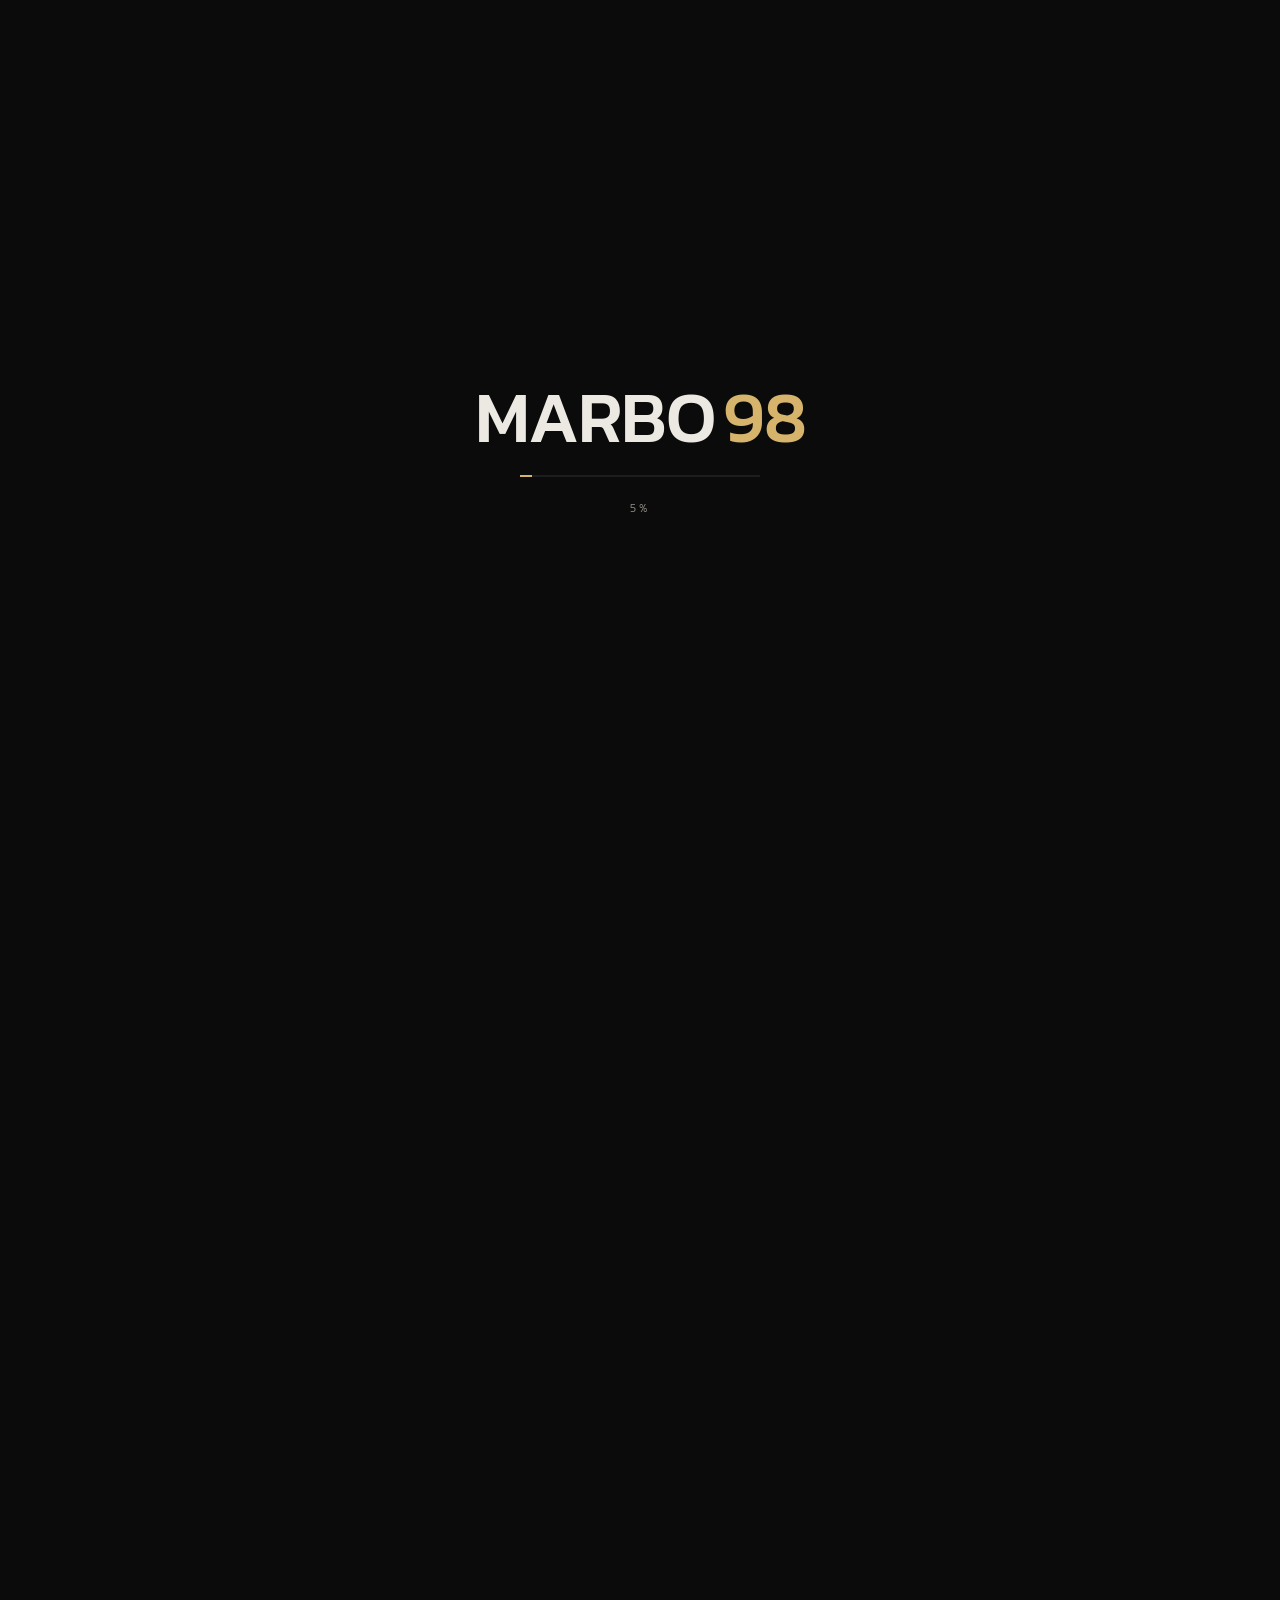
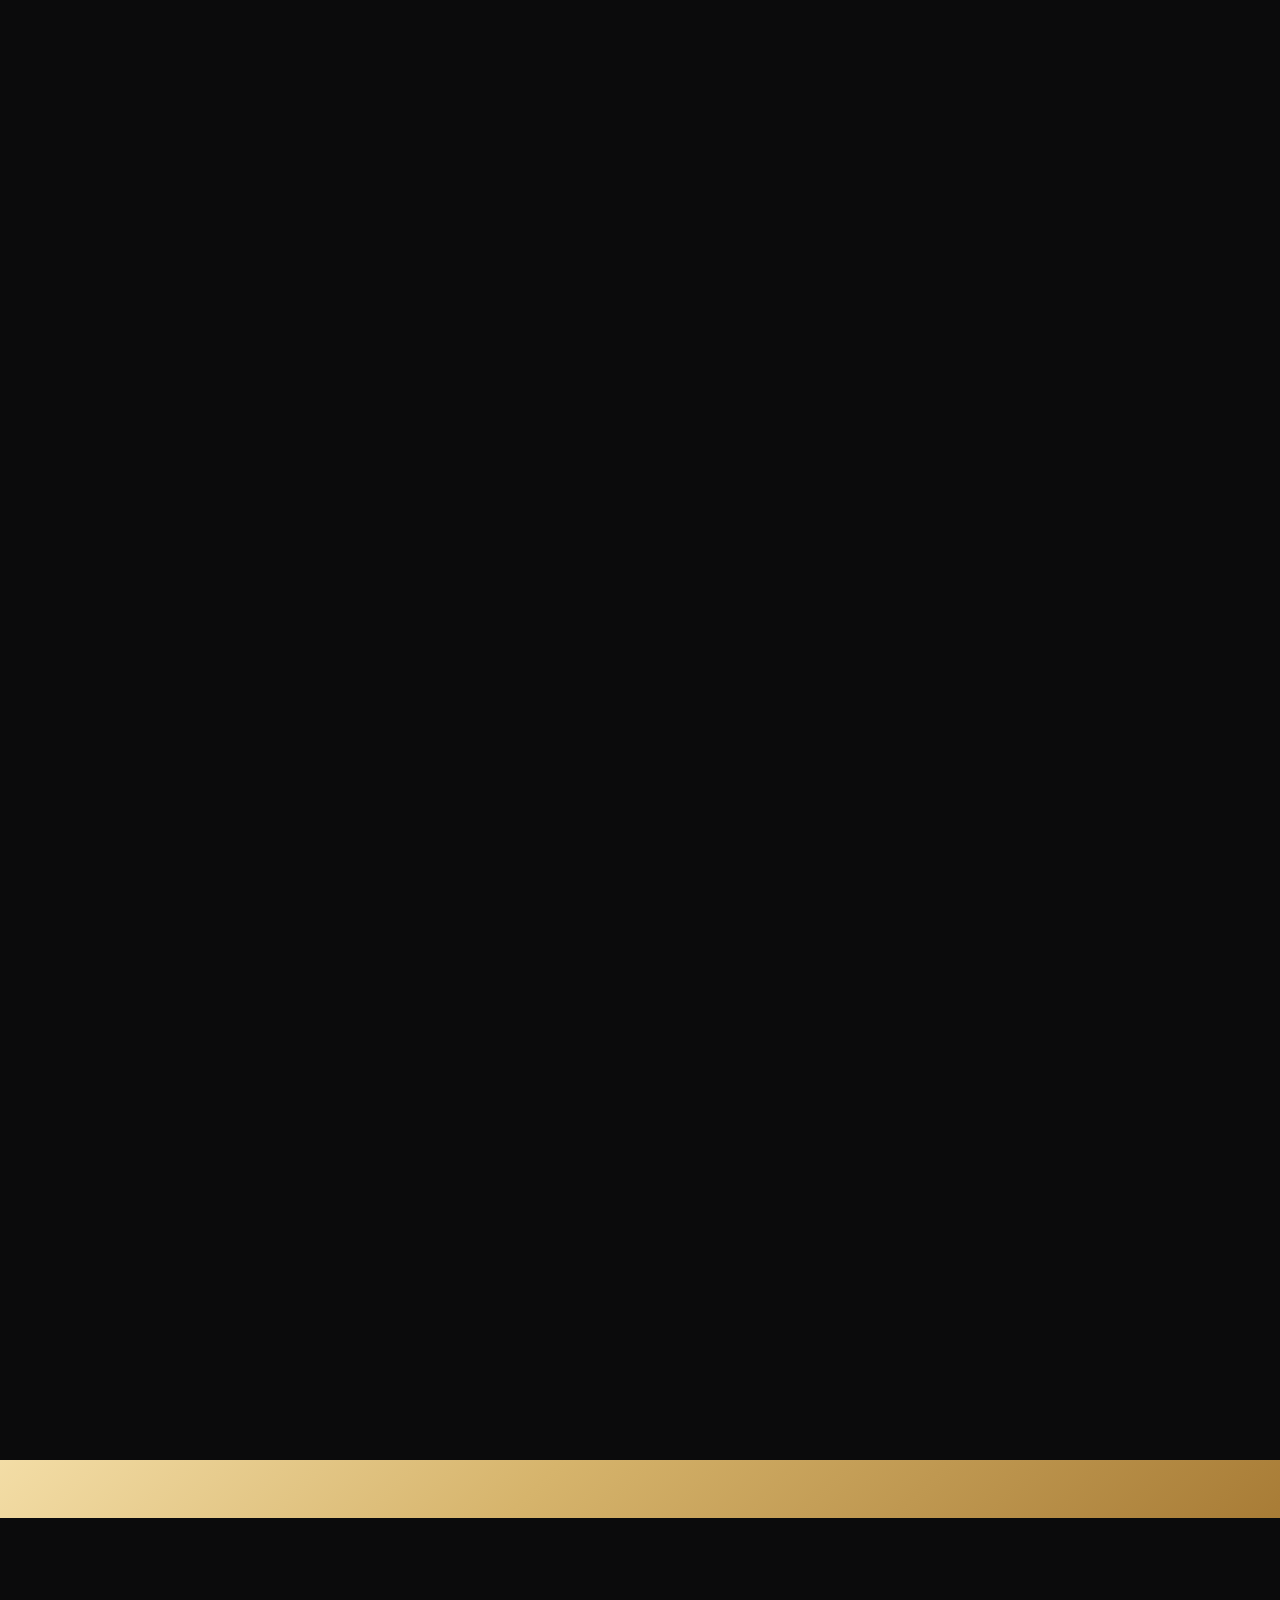
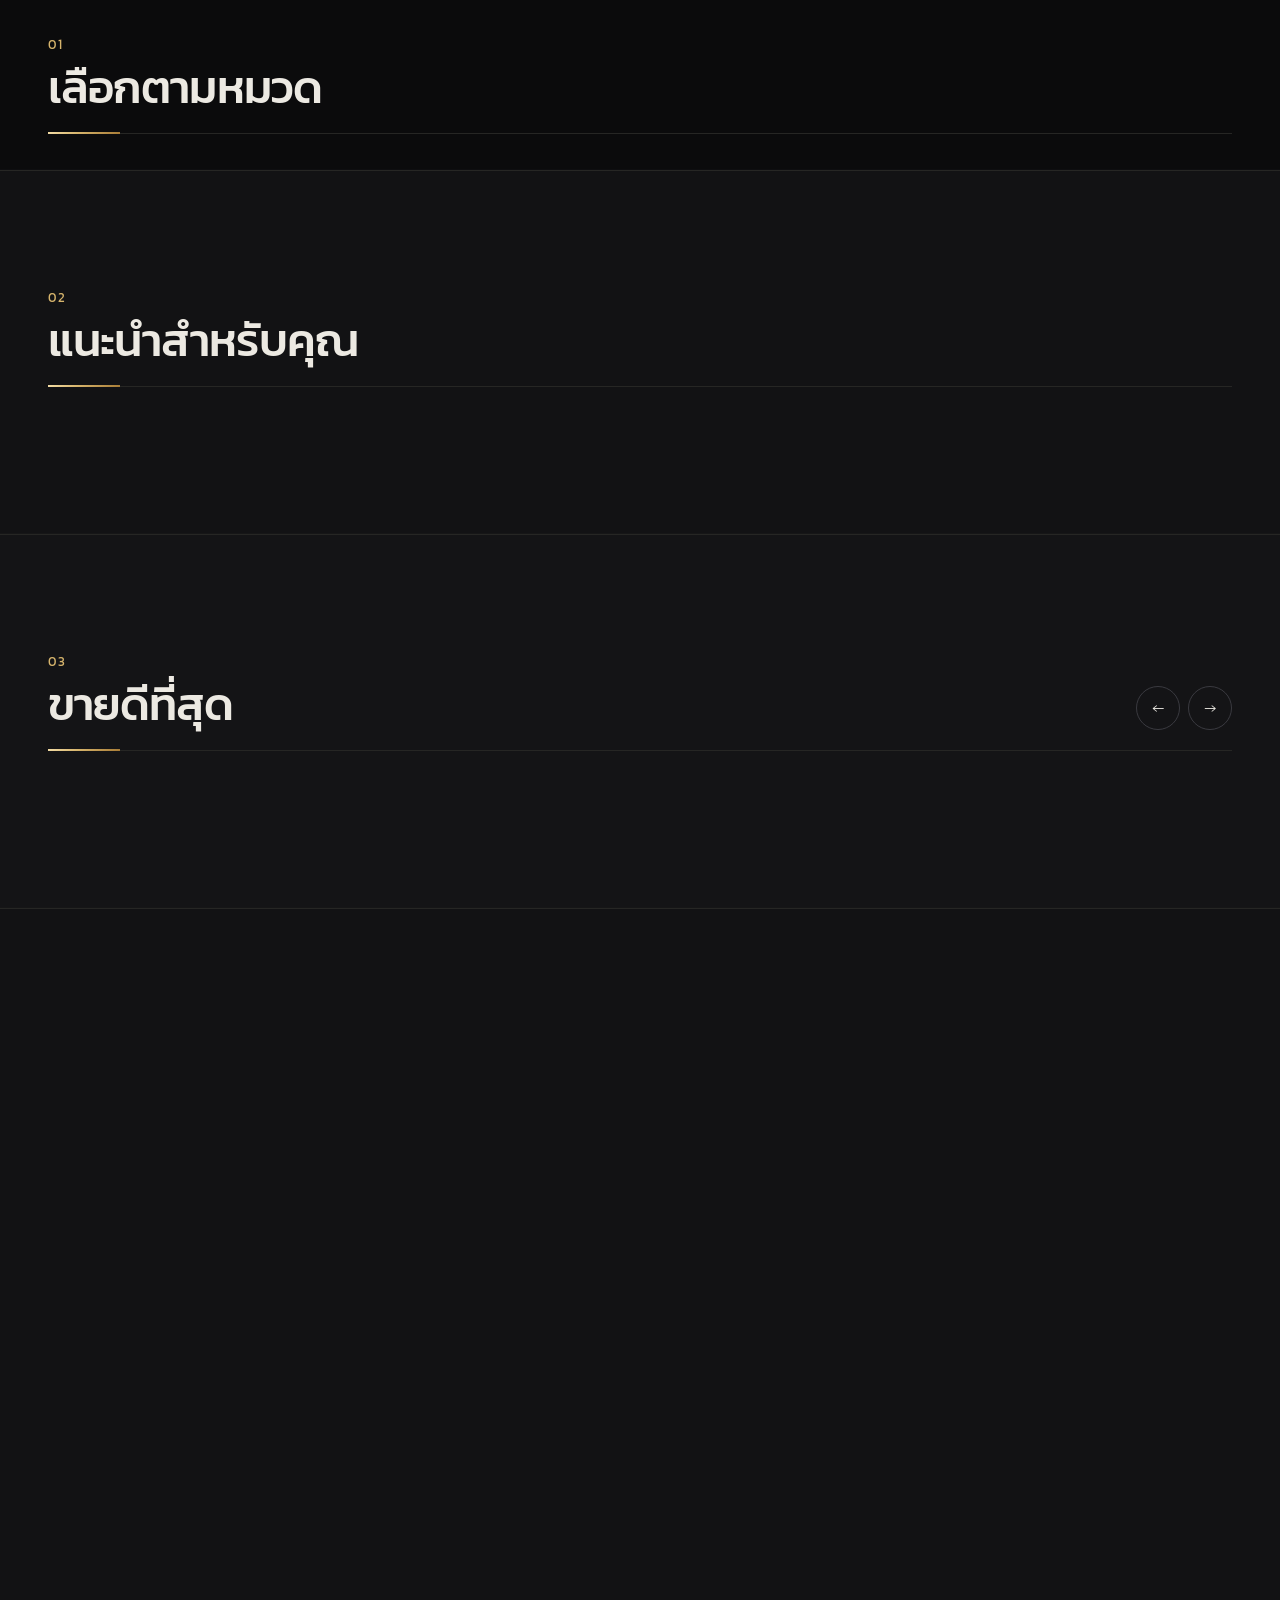
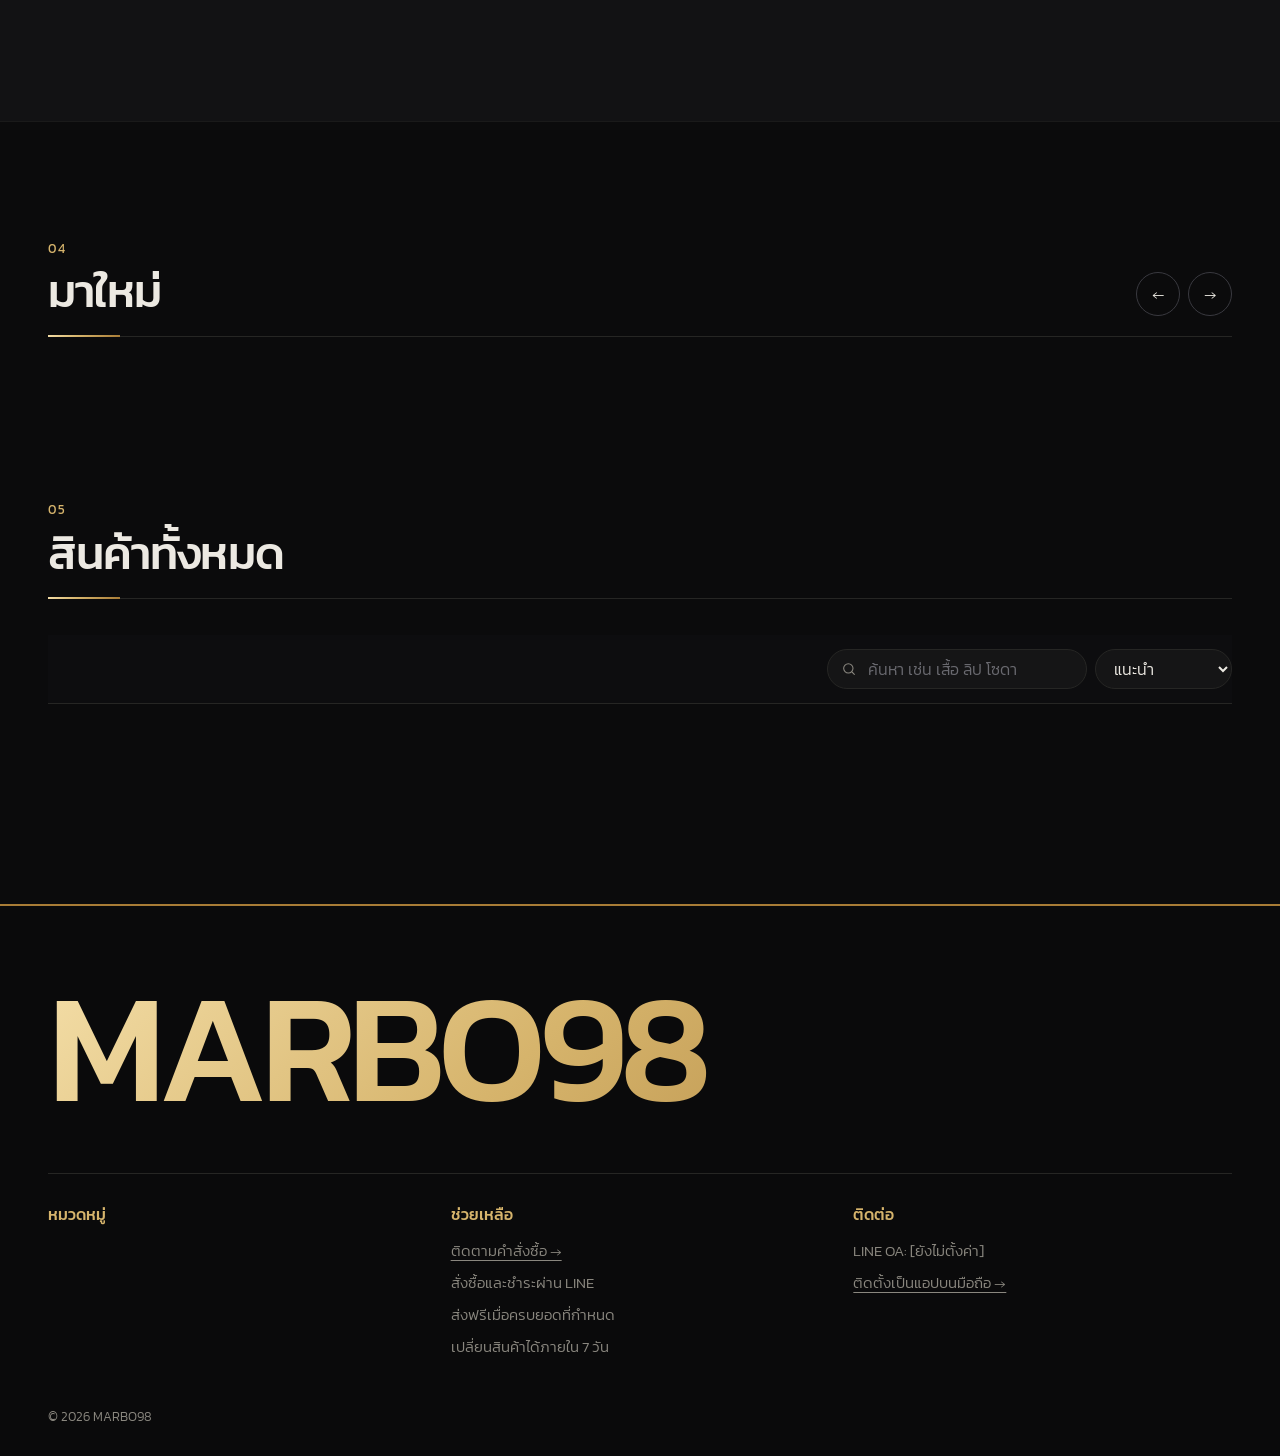
<file: index.html>
<!doctype html>
<html lang="th">
<head>
<meta charset="utf-8">
<meta name="viewport" content="width=device-width, initial-scale=1, viewport-fit=cover">
<title>MARBO98 — ของมันต้องมี รวมไว้ในที่เดียว</title>
<meta name="description" content="ร้านออนไลน์รวมเครื่องดื่ม ขนม แฟชั่น แก็ดเจ็ต บิวตี้ และไลฟ์สไตล์ สำหรับวัยรุ่น สั่งง่าย จ่ายผ่าน LINE">
<meta property="og:type" content="website">
<meta property="og:title" content="MARBO98">
<meta property="og:image" content="icons/icon-512.png">
<meta name="theme-color" content="#0B0B0C">
<link rel="manifest" href="manifest.webmanifest">
<link rel="icon" type="image/png" href="icons/favicon-64.png">
<link rel="apple-touch-icon" href="icons/apple-touch-icon.png">
<meta name="apple-mobile-web-app-capable" content="yes">
<meta name="mobile-web-app-capable" content="yes">
<meta name="apple-mobile-web-app-status-bar-style" content="black-translucent">
<meta name="apple-mobile-web-app-title" content="MARBO98">
<script>
/* ตั้งโหมดสี (มืด/สว่าง) ก่อนวาดหน้า กันจอกะพริบ */
(function(){try{var t=localStorage.getItem('fizz-theme')||'dark';document.documentElement.dataset.theme=t;
document.querySelector('meta[name=theme-color]').content=t==='light'?'#FFFFFF':'#0B0B0C';}catch(e){document.documentElement.dataset.theme='dark';}})();
</script>
<link rel="preconnect" href="https://fonts.googleapis.com">
<link rel="preconnect" href="https://fonts.gstatic.com" crossorigin>
<link href="https://fonts.googleapis.com/css2?family=Kanit:wght@300;400;500;600&display=swap" rel="stylesheet">
<link rel="stylesheet" href="css/style.css?v=20261120.10">
<script src="vendor/supabase.js?v=20261120.10"></script>
<script type="importmap">
{ "imports": { "three": "./vendor/three.module.min.js", "three/addons/": "./vendor/addons/" } }
</script>
</head>
<body>

<div class="loader" id="loader" aria-hidden="true">
  <div class="loader__word"><span>MARBO</span><b>98</b></div>
  <div class="loader__bar"><i id="loadBar"></i></div>
  <div class="loader__num"><span id="loadPct">0</span>%</div>
</div>
<div class="cursor" id="cursor" aria-hidden="true"><span class="cursor__dot"></span><span class="cursor__ring"></span></div>

<header class="nav" id="nav">
  <a href="#top" class="nav__logo" data-magnetic><span data-cms="settings.shop_name">MARBO98</span></a>
  <nav class="nav__links" aria-label="ส่วนต่างๆ ของหน้า">
    <a href="#categories">หมวดหมู่</a><a href="#featured">แนะนำ</a><a href="#best">ขายดี</a><a href="#new">มาใหม่</a><a href="#shop">ร้านค้า</a>
  </nav>
  <div class="nav__right">
    <button class="nav__icon nav__install" id="installBtn" aria-label="ติดตั้งแอป" title="ติดตั้งเป็นแอป" hidden>
      <svg viewBox="0 0 24 24" aria-hidden="true"><path d="M12 3v12M7 10l5 5 5-5M5 21h14"/></svg><span>ติดตั้งแอป</span>
    </button>
    <button class="nav__icon" id="themeBtn" aria-label="สลับโหมดสว่าง/มืด" title="สลับโหมดสว่าง/มืด">
      <svg viewBox="0 0 24 24" aria-hidden="true" class="ico-sun"><circle cx="12" cy="12" r="4"/><path d="M12 2v2M12 20v2M4.9 4.9l1.4 1.4M17.7 17.7l1.4 1.4M2 12h2M20 12h2M4.9 19.1l1.4-1.4M17.7 6.3l1.4-1.4"/></svg>
      <svg viewBox="0 0 24 24" aria-hidden="true" class="ico-moon"><path d="M21 12.8A9 9 0 1 1 11.2 3a7 7 0 0 0 9.8 9.8z"/></svg>
    </button>
    <button class="nav__icon" id="searchBtn" aria-label="ค้นหาสินค้า" data-magnetic>
      <svg viewBox="0 0 24 24" aria-hidden="true"><circle cx="11" cy="11" r="7"/><path d="M20 20l-3.5-3.5"/></svg>
    </button>
    <button class="nav__cart" id="cartBtn" aria-label="ตะกร้าสินค้า" data-magnetic>
      <svg viewBox="0 0 24 24" aria-hidden="true"><path d="M5 8h14l-1.2 11.2a2 2 0 0 1-2 1.8H8.2a2 2 0 0 1-2-1.8z"/><path d="M9 8V6a3 3 0 0 1 6 0v2"/></svg>
      <span class="nav__count" id="cartCount">0</span>
    </button>
  </div>
</header>

<main>
  <!-- HERO · 3D orbit of featured products -->
  <section class="hero" id="top">
    <div class="hero__stage" id="heroStage">
      <div class="hero__shade" aria-hidden="true"></div>
            <canvas id="gl" aria-label="สินค้าแนะนำแบบสามมิติ คลิกเพื่อดูรายละเอียด"></canvas>
      <div class="hero__copy">
        <p class="ribbon" data-cms="settings.announcement" hidden></p>
        <p class="eyebrow" data-cms="hero.eyebrow">NEW DROP</p>
        <h1 class="hero__title" data-cms="hero.title" data-split>ของมันต้องมี<br>รวมไว้ในที่เดียว</h1>
        <p class="hero__lead reveal" data-cms="hero.lead"></p>
        <div class="hero__cta reveal">
          <a href="#shop" class="btn btn--ink" data-magnetic><span data-cms="hero.cta_primary">ช้อปเลย</span><span class="btn__arrow">→</span></a>
          <a href="#best" class="btn btn--ghost" data-magnetic data-cms="hero.cta_secondary">ดูของขายดี</a>
        </div>
      </div>
      <div class="spot" id="spot" hidden>
        <span class="spot__meta"><span class="spot__cat" id="spotCat"></span><span class="spot__no" id="spotNo"></span></span>
        <b class="spot__name" id="spotName"></b>
        <span class="spot__row"><span class="spot__price" id="spotPrice"></span><button class="spot__btn" id="spotBtn">ดูสินค้า <span aria-hidden="true">→</span></button></span>
      </div>
      <div class="hero__meta" aria-hidden="true">
        <span class="hero__count"><b id="heroNo">01</b> / <span id="heroOf">08</span></span>
        <span class="hero__track"><i id="heroBar"></i></span>
        <span class="hero__hint">เลื่อนลงเพื่อดูทีละชิ้น · ลากหรือคลิกสินค้า</span>
      </div>
    </div>
  </section>

  <div class="ticker" aria-hidden="true"><div class="ticker__track" id="ticker"></div></div>

  <section class="block" id="categories">
    <div class="block__head"><h2 class="h2" data-cms="sections.categories_title" data-split>เลือกตามหมวด</h2></div>
    <div class="cats" id="cats"></div>
  </section>

  <section class="block tint tint--cream" id="featured">
    <div class="block__head"><h2 class="h2" data-cms="sections.featured_title" data-split>แนะนำสำหรับคุณ</h2><p class="sub reveal" data-cms="sections.featured_sub"></p></div>
    <div class="bento" id="bento"></div>
  </section>

  <section class="block tint tint--peach" id="best">
    <div class="block__head"><h2 class="h2" data-cms="sections.best_title" data-split>ขายดีที่สุด</h2><p class="sub reveal" data-cms="sections.best_sub"></p>
      <div class="rail-nav"><button class="railbtn" data-rail="bestRail" data-dir="-1" aria-label="เลื่อนซ้าย">←</button><button class="railbtn" data-rail="bestRail" data-dir="1" aria-label="เลื่อนขวา">→</button></div></div>
    <div class="rail rank" id="bestRail"></div>
  </section>

  <section class="promo tint tint--sand" id="promo">
    <div class="promo__box reveal" id="promoBox">
      <div class="promo__text">
        <p class="eyebrow" data-cms="promo.eyebrow">MIX &amp; MATCH</p>
        <h2 class="promo__title" data-cms="promo.title">หยิบ 3 ชิ้นต่างแบบ ลดทันที 10%</h2>
        <p data-cms="promo.text"></p>
        <a href="#shop" class="btn btn--light" data-magnetic><span data-cms="promo.cta">เริ่มจัดเซ็ต</span><span class="btn__arrow">→</span></a>
      </div>
      <figure class="promo__img"><img id="promoImg" src="img/lychee-ice.jpg" alt="" loading="lazy" data-cms-src="promo.img_url"></figure>
    </div>
  </section>

  <section class="block" id="new">
    <div class="block__head"><h2 class="h2" data-cms="sections.new_title" data-split>มาใหม่</h2><p class="sub reveal" data-cms="sections.new_sub"></p>
      <div class="rail-nav"><button class="railbtn" data-rail="newRail" data-dir="-1" aria-label="เลื่อนซ้าย">←</button><button class="railbtn" data-rail="newRail" data-dir="1" aria-label="เลื่อนขวา">→</button></div></div>
    <div class="rail" id="newRail"></div>
  </section>

  <section class="block" id="shop">
    <div class="block__head"><h2 class="h2" data-cms="sections.all_title" data-split>สินค้าทั้งหมด</h2></div>
    <div class="filters" id="filters">
      <div class="chips" id="catChips" role="tablist" aria-label="กรองตามหมวด"></div>
      <div class="filters__right">
        <label class="search"><span class="sr-only">ค้นหาสินค้า</span>
          <svg viewBox="0 0 24 24" aria-hidden="true"><circle cx="11" cy="11" r="7"/><path d="M20 20l-3.5-3.5"/></svg>
          <input type="search" id="q" placeholder="ค้นหา เช่น เสื้อ ลิป โซดา" autocomplete="off"></label>
        <label class="sortsel"><span class="sr-only">เรียงตาม</span>
          <select id="sort"><option value="rec">แนะนำ</option><option value="best">ขายดี</option><option value="new">มาใหม่</option><option value="low">ราคาต่ำ → สูง</option><option value="high">ราคาสูง → ต่ำ</option></select></label>
      </div>
    </div>
    <p class="count" id="resultCount" aria-live="polite"></p>
    <div class="grid" id="grid"></div>
    <div class="more"><button class="btn btn--ghost" id="moreBtn" hidden>ดูเพิ่มเติม</button></div>
  </section>
</main>

<footer class="foot">
  <div class="foot__big" aria-hidden="true" data-cms="settings.shop_name">MARBO98</div>
  <div class="foot__cols">
    <div><b>หมวดหมู่</b><ul id="footCats"></ul></div>
    <div><b>ช่วยเหลือ</b><ul><li><button type="button" class="foot__install" data-track-open>ติดตามคำสั่งซื้อ →</button></li><li>สั่งซื้อและชำระผ่าน LINE</li><li>ส่งฟรีเมื่อครบยอดที่กำหนด</li><li>เปลี่ยนสินค้าได้ภายใน 7 วัน</li></ul></div>
    <div><b>ติดต่อ</b><ul><li>LINE OA: <span id="lineIdText">[ยังไม่ตั้งค่า]</span></li>
      <li><button type="button" id="installFoot" class="foot__install">ติดตั้งเป็นแอปบนมือถือ →</button></li></ul></div>
  </div>
  <div class="foot__row"><span>© 2026 <span data-cms="settings.shop_name">MARBO98</span></span><span data-cms="settings.footer_note"></span></div>
</footer>

<!-- Product detail -->
<div class="pd" id="pd" aria-hidden="true">
  <button class="pd__scrim" data-pd-close aria-label="ปิด"></button>
  <article class="pd__box" role="dialog" aria-modal="true" aria-labelledby="pdName">
    <button class="iconbtn pd__close" data-pd-close aria-label="ปิด"><svg viewBox="0 0 24 24" aria-hidden="true"><path d="M6 6l12 12M18 6L6 18"/></svg></button>
    <div class="pd__gallery">
      <div class="pd__main" id="pdMain"><img id="pdImg" alt=""></div>
      <div class="pd__thumbs" id="pdThumbs"></div>
    </div>
    <div class="pd__info">
      <a class="pd__cat" id="pdCat" href="#shop"></a>
      <h2 class="pd__name" id="pdName"></h2>
      <div class="pd__price"><b id="pdPrice"></b><s id="pdCompare"></s><span class="save" id="pdSave"></span></div>
      <p class="pd__sold" id="pdSold"></p>
      <p class="pd__desc" id="pdDesc"></p>
      <div class="pd__opt"><span class="lbl" id="pdOptName">ตัวเลือก</span><div class="opts" id="pdOpts" role="radiogroup"></div><small id="pdStock"></small></div>
      <div class="pd__buy">
        <div class="qty"><button type="button" id="pdMinus" aria-label="ลดจำนวน">−</button><span id="pdQty">1</span><button type="button" id="pdPlus" aria-label="เพิ่มจำนวน">+</button></div>
        <button class="btn btn--ink btn--grow" id="pdAdd" data-magnetic>ใส่ตะกร้า</button>
      </div>
      <ul class="tags" id="pdTags"></ul>
    </div>
  </article>
</div>

<!-- Cart drawer -->
<div class="drawer" id="drawer" aria-hidden="true">
  <button class="drawer__scrim" data-close aria-label="ปิดตะกร้า"></button>
  <aside class="drawer__panel" role="dialog" aria-modal="true" aria-labelledby="drawerTitle">
    <div class="drawer__head">
      <button class="iconbtn" id="backBtn" aria-label="กลับไปตะกร้า" hidden><svg viewBox="0 0 24 24" aria-hidden="true"><path d="M15 5l-7 7 7 7"/></svg></button>
      <h2 id="drawerTitle">ตะกร้าของคุณ</h2>
      <button class="iconbtn" data-close aria-label="ปิด"><svg viewBox="0 0 24 24" aria-hidden="true"><path d="M6 6l12 12M18 6L6 18"/></svg></button>
    </div>
    <div class="drawer__body">
      <div id="stepCart">
        <ul class="stocknote" id="stockNote" hidden role="status"></ul>
        <ul class="lines" id="lines"></ul>
        <p class="empty" id="emptyMsg">ตะกร้ายังว่าง ลองดูของขายดีกันก่อน</p>
        <p class="hint" id="bundleHint" hidden></p>
      </div>
      <form id="stepForm" class="form" hidden novalidate>
        <p class="form__lead">กรอกข้อมูลจัดส่ง แล้วส่งคำสั่งซื้อไปที่ LINE ของร้าน</p>
        <div class="lineme" id="lineMe" hidden><img id="lineMeImg" alt="" width="36" height="36" onerror="this.hidden=true"><span>สั่งซื้อในนาม <b id="lineMeName"></b><small>คำสั่งซื้อจะส่งเข้าแชทร้านให้อัตโนมัติ</small></span></div>
        <label for="fName">ชื่อผู้รับ</label><input id="fName" name="name" autocomplete="name" required>
        <label for="fPhone">เบอร์โทรศัพท์</label><input id="fPhone" name="phone" type="tel" inputmode="tel" autocomplete="tel" placeholder="08x-xxx-xxxx" required>
        <label for="fAddr">ที่อยู่จัดส่ง</label><textarea id="fAddr" name="addr" rows="3" autocomplete="street-address" required></textarea>
        <div class="pinbox" id="pinBox">
          <button type="button" class="pinbox__empty" id="pinEmpty"><span class="pinbox__ico" aria-hidden="true"><svg viewBox="0 0 24 24"><path d="M12 21s-7-6.2-7-11.5A7 7 0 0 1 19 9.5C19 14.8 12 21 12 21z"/><circle cx="12" cy="9.5" r="2.5"/></svg></span>
            <span><b>ปักหมุดตำแหน่งจัดส่ง</b><small>ช่วยให้คนส่งของนำทางด้วย Google Maps ถึงหน้าบ้านได้ทันที (ไม่บังคับ)</small></span></button>
          <div class="pinbox__set" id="pinSet" hidden><span class="pinbox__ico on" aria-hidden="true"><svg viewBox="0 0 24 24"><path d="M12 21s-7-6.2-7-11.5A7 7 0 0 1 19 9.5C19 14.8 12 21 12 21z"/><circle cx="12" cy="9.5" r="2.5"/></svg></span>
            <span><b>ปักหมุดแล้ว</b><small><span id="pinCoord"></span> · <a id="pinGmaps" target="_blank" rel="noopener">ดูใน Google Maps ↗</a></small></span>
            <span class="pinbox__act"><button type="button" id="pinEdit">แก้หมุด</button><button type="button" id="pinClear" aria-label="ลบหมุด">ลบ</button></span></div>
          <p class="pinbox__addr" id="pinAddrMsg" hidden></p>
        </div>
        <label for="fMark">รายละเอียดสถานที่ / จุดสังเกต (ไม่บังคับ)</label><input id="fMark" name="landmark" maxlength="300" placeholder="เช่น หอพัก A ห้อง 305 · บ้านประตูสีเขียว ตรงข้ามเซเว่น">
        <label for="fNote">หมายเหตุถึงร้าน (ไม่บังคับ)</label><input id="fNote" name="note">
        <section class="pay" id="paySec" aria-labelledby="payTitle">
          <div class="pay__head"><b id="payTitle">ชำระเงิน</b><span class="pay__amt" id="payTotal">฿0</span></div>
          <div class="pay__body">
            <div class="pay__qr" id="payQr" hidden><div id="payQrSvg" aria-label="QR พร้อมเพย์"></div><small>สแกนด้วยแอปธนาคาร · ยอดถูกใส่ให้แล้ว</small></div>
            <div class="pay__info" id="payInfo"></div>
          </div>
          <label class="slip" id="slipBox"><input type="file" id="fSlip" accept="image/*">
            <span class="slip__empty" id="slipEmpty"><svg viewBox="0 0 24 24" aria-hidden="true"><path d="M12 16V4M7 9l5-5 5 5M4 20h16"/></svg><b>แนบสลิปการโอน</b><small>แตะเพื่อเลือกรูปจากเครื่อง</small></span>
            <span class="slip__done" id="slipDone" hidden><img id="slipPrev" alt="สลิปที่แนบ"><span><b>แนบสลิปแล้ว</b><small>แตะเพื่อเปลี่ยนรูป</small></span></span>
          </label>
        </section>
        <p class="linediag" id="lineDiag" hidden></p>
        <p class="form__err" id="formErr" role="alert" hidden></p>
      </form>
    </div>
    <div class="drawer__foot">
      <div class="sum"><span>ยอดสินค้า</span><span id="sSub">฿0</span></div>
      <div class="sum sum--disc" id="discRow" hidden><span id="discLabel">ส่วนลด</span><span id="sDisc">−฿0</span></div>
      <div class="sum"><span>ค่าจัดส่ง</span><span id="sShip">-</span></div>
      <div class="sum sum--total"><span>ยอดชำระ</span><span id="sTotal">฿0</span></div>
      <button class="btn btn--ink btn--block" id="toCheckout">ไปหน้าชำระเงิน</button>
      <button class="btn btn--line btn--block" id="submitOrder" type="submit" form="stepForm" hidden>
        <svg viewBox="0 0 24 24" class="fill" aria-hidden="true"><path d="M12 4C7 4 3 7.2 3 11.2c0 3.6 3.2 6.6 7.6 7.1L10 21l4-2.9c4-.8 7-3.7 7-6.9C21 7.2 17 4 12 4z"/></svg>
        <span id="submitLabel">ส่งคำสั่งซื้อทาง LINE</span>
      </button>
    </div>
  </aside>
</div>

<!-- LINE hand-off -->
<div class="modal" id="lineModal" aria-hidden="true">
  <button class="modal__scrim" data-close-modal aria-label="ปิดหน้าต่าง"></button>
  <div class="modal__box" role="dialog" aria-modal="true" aria-labelledby="orderTitle">
    <div class="modal__col">
      <span class="tag" id="lineTag"></span>
      <div class="sent" id="sentBox" hidden><span class="sent__ico" aria-hidden="true">✓</span><b>ส่งคำสั่งซื้อเข้าแชทร้านแล้ว</b><small id="sentNote">กำลังกลับไปที่แชท LINE…</small></div>
      <h2 id="orderTitle">คำสั่งซื้อ <span id="orderNo"></span></h2>
      <p class="muted">เปิดแชท LINE OA ของร้าน ข้อความสรุปคำสั่งซื้อจะถูกใส่ไว้ให้ จากนั้นโอนเงินและส่งสลิปในแชท</p>
      <div class="qr">QR Code LINE OA<br><small>(ใส่เมื่อเชื่อมต่อจริง)</small></div>
      <ol class="steps"><li>เพิ่มเพื่อน LINE OA ของร้าน</li><li>ส่งข้อความคำสั่งซื้อ</li><li>โอนเงิน <b id="payAmt"></b> แล้วส่งสลิป</li></ol>
    </div>
    <div class="modal__col">
      <span class="muted small" id="msgLabel">ข้อความที่จะส่งไปใน LINE</span>
      <div class="chat"><div class="bubble" id="orderMsg"></div></div>
      <button class="btn btn--line btn--block" id="openLine">เปิด LINE เพื่อส่งคำสั่งซื้อ</button>
      <button class="btn btn--ghost-dark btn--block" id="copyMsg">คัดลอกข้อความ</button>
      <button class="btn btn--ghost-dark btn--block" data-close-modal>กลับไปหน้าร้าน</button>
    </div>
  </div>
</div>

<!-- ติดตามคำสั่งซื้อ -->
<div class="pinsheet" id="pinSheet" hidden role="dialog" aria-modal="true" aria-labelledby="pinTitle">
  <div class="pinsheet__bar"><button type="button" class="pinsheet__x" id="pinCancel">ยกเลิก</button><b id="pinTitle">ปักหมุดจุดส่งของ</b><button type="button" class="pinsheet__layer" id="pinLayer">ดาวเทียม</button></div>
  <div class="pinsheet__map"><div id="pinMap"></div><span class="pinsheet__pin" aria-hidden="true"><svg viewBox="0 0 24 24"><path d="M12 22s-7.5-6.6-7.5-12.2a7.5 7.5 0 0 1 15 0C19.5 15.4 12 22 12 22z"/><circle cx="12" cy="9.8" r="2.7"/></svg></span><span class="pinsheet__dot" aria-hidden="true"></span>
    <button type="button" class="pinsheet__loc" id="pinLocate"><svg viewBox="0 0 24 24" aria-hidden="true"><circle cx="12" cy="12" r="3.5"/><path d="M12 2v3M12 19v3M2 12h3M19 12h3"/><circle cx="12" cy="12" r="7.5"/></svg>ตำแหน่งปัจจุบัน</button></div>
  <div class="pinsheet__foot"><p class="pinsheet__help">เลื่อนแผนที่ให้ <b>หมุดกลางจอ</b> อยู่ตรงหน้าบ้าน/ประตูที่จะรับของ</p><p class="pinsheet__msg" id="pinMsg" hidden></p>
    <button type="button" class="btn btn--ink btn--block" id="pinOk">ยืนยันตำแหน่งนี้</button></div>
</div>
<div class="modal" id="trackModal" aria-hidden="true">
  <button class="modal__scrim" data-track-close aria-label="ปิด"></button>
  <div class="modal__box track" role="dialog" aria-modal="true" aria-labelledby="trackTitle">
    <div class="modal__col">
      <p class="eyebrow">ORDER STATUS</p>
      <h2 id="trackTitle">ติดตามคำสั่งซื้อ</h2>
      <form id="trackForm" class="form track__form" novalidate>
        <label for="tNo">เลขที่คำสั่งซื้อ</label><input id="tNo" placeholder="FZ261120-XXXX" autocomplete="off" autocapitalize="characters" required>
        <label for="tPhone">เบอร์โทรที่ใช้สั่ง</label><input id="tPhone" type="tel" inputmode="tel" placeholder="08x-xxx-xxxx" required>
        <p class="form__err" id="trackErr" role="alert" hidden></p>
        <button class="btn btn--ink btn--block" type="submit">ดูสถานะ</button>
      </form>
      <div id="trackMine" class="track__mine"></div>
      <div id="trackResult" hidden></div>
      <button class="btn btn--ghost-dark btn--block" data-track-close>ปิด</button>
    </div>
  </div>
</div>

<!-- ส่งคำสั่งซื้อแล้ว (ระหว่างปิดหน้าต่าง / เปิด LINE) -->
<div class="done" id="doneScreen" hidden><div class="done__box"><span class="done__ico">✓</span><b id="doneTitle">ส่งคำสั่งซื้อแล้ว</b><small id="doneSub">กำลังกลับไปที่แชท LINE…</small><span class="done__no" id="doneNo"></span></div></div>

<!-- วิธีติดตั้งบน iPhone -->
<div class="modal" id="iosModal" aria-hidden="true">
  <button class="modal__scrim" data-close-ios aria-label="ปิด"></button>
  <div class="modal__box ios" role="dialog" aria-modal="true" aria-labelledby="iosTitle">
    <div class="modal__col">
      <img src="icons/icon-192.png" alt="" width="72" height="72" style="border-radius:16px">
      <h2 id="iosTitle">ติดตั้ง MARBO98 เป็นแอป</h2>
      <ol class="steps"><li>เปิดหน้านี้ด้วย <b>Safari</b></li><li>กดปุ่ม <b>แชร์</b> (สี่เหลี่ยมมีลูกศรชี้ขึ้น) ด้านล่าง</li><li>เลือก <b>“เพิ่มไปยังหน้าจอโฮม”</b> แล้วกด <b>เพิ่ม</b></li></ol>
      <p class="muted small">บน Android ใช้ Chrome แล้วกดปุ่ม “ติดตั้งแอป” ได้เลย</p>
      <button class="btn btn--ink" data-close-ios>เข้าใจแล้ว</button>
    </div>
  </div>
</div>


<!-- แถบเมนูด้านล่างแบบแอป (มือถือ / ไอแพด) -->
<nav class="tabbar" id="tabbar" aria-label="เมนูหลัก">
  <a href="#top" data-tab="top"><svg viewBox="0 0 24 24"><path d="M4 11.5 12 5l8 6.5V19a1 1 0 0 1-1 1h-4.5v-5.5h-5V20H5a1 1 0 0 1-1-1z"/></svg><span>หน้าแรก</span></a>
  <a href="#categories" data-tab="categories"><svg viewBox="0 0 24 24"><rect x="4" y="4" width="6.5" height="6.5" rx="1.6"/><rect x="13.5" y="4" width="6.5" height="6.5" rx="1.6"/><rect x="4" y="13.5" width="6.5" height="6.5" rx="1.6"/><rect x="13.5" y="13.5" width="6.5" height="6.5" rx="1.6"/></svg><span>หมวดหมู่</span></a>
  <a href="#shop" data-tab="shop"><svg viewBox="0 0 24 24"><path d="M4 9h16l-1 10.2a1.5 1.5 0 0 1-1.5 1.3h-11A1.5 1.5 0 0 1 5 19.2z"/><path d="M4 9l2-4.5h12L20 9"/></svg><span>ร้านค้า</span></a>
  <button type="button" data-tab="search" id="tabSearch"><svg viewBox="0 0 24 24"><circle cx="11" cy="11" r="6.5"/><path d="m20 20-4.2-4.2"/></svg><span>ค้นหา</span></button>
  <button type="button" data-tab="cart" id="tabCart"><svg viewBox="0 0 24 24"><path d="M5 8h14l-1.2 11.2a2 2 0 0 1-2 1.8H8.2a2 2 0 0 1-2-1.8z"/><path d="M9 8V6a3 3 0 0 1 6 0v2"/></svg><span>ตะกร้า</span><b class="tabbar__count" id="tabCount">0</b></button>
</nav>
<div class="toast" id="toast" role="status" aria-live="polite"></div>
<script type="module" src="js/main.js?v=20261120.10"></script>
</body>
</html>
</file>
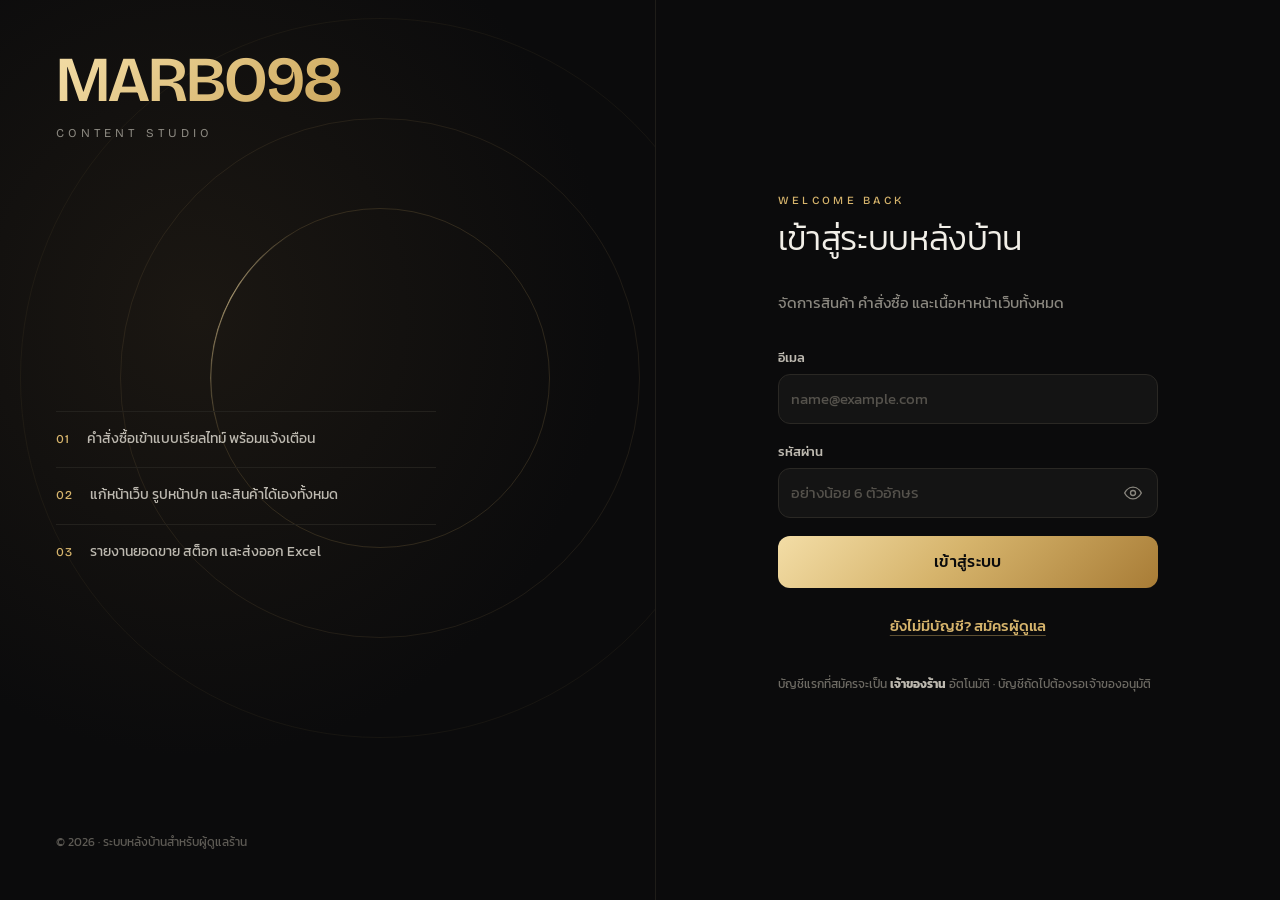
<file: admin/index.html>
<!doctype html>
<html lang="th">
<head>
<meta charset="utf-8">
<meta name="viewport" content="width=device-width, initial-scale=1">
<meta name="robots" content="noindex">
<title>หลังบ้าน · MARBO98</title>
<link rel="preconnect" href="https://fonts.googleapis.com">
<link rel="preconnect" href="https://fonts.gstatic.com" crossorigin>
<link href="https://fonts.googleapis.com/css2?family=Bricolage+Grotesque:opsz,wght@12..96,500;12..96,700;12..96,800&family=Kanit:wght@300;400;500;600;700&display=swap" rel="stylesheet">
<link rel="stylesheet" href="admin.css?v=20261120.10">
<script src="../vendor/supabase.js?v=20261120.10"></script>
</head>
<body>

<!-- ===== Auth ===== -->
<section class="auth" id="auth" hidden>
  <div class="auth__art">
    <div class="auth__rings" aria-hidden="true"><i></i><i></i><i></i><span class="auth__sweep"></span></div>
    <div class="auth__brand"><span class="auth__mark">MARBO<b>98</b></span><small>Content Studio</small></div>
    <ul class="auth__feats">
      <li><b>01</b><span>คำสั่งซื้อเข้าแบบเรียลไทม์ พร้อมแจ้งเตือน</span></li>
      <li><b>02</b><span>แก้หน้าเว็บ รูปหน้าปก และสินค้าได้เองทั้งหมด</span></li>
      <li><b>03</b><span>รายงานยอดขาย สต็อก และส่งออก Excel</span></li>
    </ul>
    <p class="auth__copy">© 2026 · ระบบหลังบ้านสำหรับผู้ดูแลร้าน</p>
  </div>
  <div class="auth__panel">
    <form class="auth__form" id="authForm" novalidate>
      <p class="auth__eyebrow">WELCOME BACK</p>
      <h1 id="authTitle">เข้าสู่ระบบหลังบ้าน</h1>
      <p class="muted" id="authSub">จัดการสินค้า คำสั่งซื้อ และเนื้อหาหน้าเว็บทั้งหมด</p>
      <div class="field" id="nameField" hidden><label for="aName">ชื่อที่แสดง</label><input id="aName" autocomplete="name" placeholder="ชื่อของคุณ"></div>
      <div class="field"><label for="aEmail">อีเมล</label><input id="aEmail" type="email" autocomplete="email" placeholder="name@example.com" required></div>
      <div class="field"><label for="aPass">รหัสผ่าน</label>
        <div class="pw"><input id="aPass" type="password" autocomplete="current-password" minlength="6" placeholder="อย่างน้อย 6 ตัวอักษร" required>
          <button type="button" class="pw__toggle" id="pwToggle" aria-label="แสดงรหัสผ่าน" aria-pressed="false"><svg viewBox="0 0 24 24" aria-hidden="true"><path d="M2 12s3.6-7 10-7 10 7 10 7-3.6 7-10 7S2 12 2 12z"/><circle cx="12" cy="12" r="3"/></svg></button></div></div>
      <p class="alert" id="authMsg" role="alert" hidden></p>
      <button class="btn btn--primary btn--lg" id="authBtn" type="submit">เข้าสู่ระบบ</button>
      <button class="link" id="authSwitch" type="button">ยังไม่มีบัญชี? สมัครผู้ดูแล</button>
      <p class="tiny muted">บัญชีแรกที่สมัครจะเป็น <b>เจ้าของร้าน</b> อัตโนมัติ · บัญชีถัดไปต้องรอเจ้าของอนุมัติ</p>
    </form>
  </div>
</section>

<!-- ===== Pending ===== -->
<section class="pending" id="pending" hidden>
  <div class="card pending__card">
    <h1>รอการอนุมัติ</h1>
    <p class="muted">บัญชี <b id="pendingEmail"></b> ยังไม่ได้รับสิทธิ์ผู้ดูแล กรุณาแจ้งเจ้าของร้านให้อนุมัติที่เมนู “ผู้ดูแลระบบ”</p>
    <button class="btn" data-logout>ออกจากระบบ</button>
  </div>
</section>

<!-- ===== App ===== -->
<div class="app" id="app" hidden>
  <aside class="side" id="side">
    <div class="side__brand">MARBO<b>98</b><small>Content Studio</small></div>
    <nav class="side__nav" id="nav" aria-label="เมนูหลังบ้าน">
      <span class="side__group">ภาพรวม</span>
      <a href="#/dashboard" data-route="dashboard"><svg viewBox="0 0 24 24" aria-hidden="true"><path d="M3 13h8V3H3zM13 21h8V11h-8zM3 21h8v-6H3zM13 3v6h8V3z"/></svg>แดชบอร์ด</a>
      <a href="#/orders" data-route="orders"><svg viewBox="0 0 24 24" aria-hidden="true"><path d="M5 8h14l-1.2 11.2a2 2 0 0 1-2 1.8H8.2a2 2 0 0 1-2-1.8zM9 8V6a3 3 0 0 1 6 0v2"/></svg>คำสั่งซื้อ<span class="pill" id="pendingBadge" hidden title="รอตรวจสลิป"></span></a>
      <span class="side__group">สินค้า</span>
      <a href="#/products" data-route="products"><svg viewBox="0 0 24 24" aria-hidden="true"><rect x="7" y="2" width="10" height="20" rx="3"/><path d="M7 7h10M7 17h10"/></svg>สินค้า &amp; สต็อก</a>
      <a href="#/stock" data-route="stock"><svg viewBox="0 0 24 24" aria-hidden="true"><path d="M3 7l9-4 9 4-9 4-9-4zM3 7v10l9 4 9-4V7M12 11v10"/></svg>สต็อก · รับเข้า / ตัดออก</a>
      <a href="#/categories" data-route="categories"><svg viewBox="0 0 24 24" aria-hidden="true"><rect x="3" y="3" width="7" height="7" rx="2"/><rect x="14" y="3" width="7" height="7" rx="2"/><rect x="3" y="14" width="7" height="7" rx="2"/><rect x="14" y="14" width="7" height="7" rx="2"/></svg>หมวดหมู่</a>
      <span class="side__group">หน้าเว็บ</span>
      <a href="#/content" data-route="content"><svg viewBox="0 0 24 24" aria-hidden="true"><path d="M4 5h16M4 10h16M4 15h10M4 20h7"/></svg>แก้ไขหน้าเว็บ</a>
      <a href="#/media" data-route="media"><svg viewBox="0 0 24 24" aria-hidden="true"><rect x="3" y="4" width="18" height="16" rx="3"/><circle cx="9" cy="10" r="2"/><path d="M21 16l-5-5-9 9"/></svg>คลังรูปภาพ</a>
      <span class="side__group">ระบบ</span>
      <a href="#/settings" data-route="settings"><svg viewBox="0 0 24 24" aria-hidden="true"><circle cx="12" cy="12" r="3"/><path d="M19.4 15a1.7 1.7 0 0 0 .3 1.8l.1.1a2 2 0 1 1-2.8 2.8l-.1-.1a1.7 1.7 0 0 0-1.8-.3 1.7 1.7 0 0 0-1 1.5V21a2 2 0 1 1-4 0v-.1a1.7 1.7 0 0 0-1.1-1.5 1.7 1.7 0 0 0-1.8.3l-.1.1a2 2 0 1 1-2.8-2.8l.1-.1a1.7 1.7 0 0 0 .3-1.8 1.7 1.7 0 0 0-1.5-1H3a2 2 0 1 1 0-4h.1a1.7 1.7 0 0 0 1.5-1.1 1.7 1.7 0 0 0-.3-1.8l-.1-.1a2 2 0 1 1 2.8-2.8l.1.1a1.7 1.7 0 0 0 1.8.3H9a1.7 1.7 0 0 0 1-1.5V3a2 2 0 1 1 4 0v.1a1.7 1.7 0 0 0 1 1.5 1.7 1.7 0 0 0 1.8-.3l.1-.1a2 2 0 1 1 2.8 2.8l-.1.1a1.7 1.7 0 0 0-.3 1.8V9a1.7 1.7 0 0 0 1.5 1H21a2 2 0 1 1 0 4h-.1a1.7 1.7 0 0 0-1.5 1z"/></svg>ตั้งค่าร้าน</a>
      <a href="#/admins" data-route="admins" data-owner hidden><svg viewBox="0 0 24 24" aria-hidden="true"><circle cx="9" cy="8" r="4"/><path d="M2 21c1-4 4-6 7-6s6 2 7 6M17 11l2 2 4-4"/></svg>ผู้ดูแลระบบ</a>
    </nav>
    <div class="side__foot">
      <a class="side__store" href="../" target="_blank" rel="noopener">ดูหน้าร้าน ↗</a>
      <div class="me"><span class="me__avatar" id="meAvatar"></span><span class="me__info"><b id="meName"></b><small id="meRole"></small></span>
        <button class="iconbtn" data-logout aria-label="ออกจากระบบ" title="ออกจากระบบ"><svg viewBox="0 0 24 24" aria-hidden="true"><path d="M15 3h4a2 2 0 0 1 2 2v14a2 2 0 0 1-2 2h-4M10 17l5-5-5-5M15 12H3"/></svg></button>
      </div>
    </div>
  </aside>
  <div class="main">
    <header class="top">
      <button class="iconbtn top__menu" id="menuBtn" aria-label="เปิดเมนู"><svg viewBox="0 0 24 24" aria-hidden="true"><path d="M3 6h18M3 12h18M3 18h18"/></svg></button>
      <div><p class="top__crumb" id="crumb"></p><h1 class="top__title" id="pageTitle"></h1></div>
      <div class="top__actions" id="pageActions"></div>
    </header>
    <main class="view" id="view" tabindex="-1"></main>
  </div>
</div>

<!-- ===== Shared overlays ===== -->
<div class="sheet" id="sheet" aria-hidden="true">
  <button class="sheet__scrim" data-sheet-close aria-label="ปิด"></button>
  <section class="sheet__panel" role="dialog" aria-modal="true" aria-labelledby="sheetTitle">
    <header class="sheet__head"><h2 id="sheetTitle"></h2><button class="iconbtn" data-sheet-close aria-label="ปิด"><svg viewBox="0 0 24 24" aria-hidden="true"><path d="M6 6l12 12M18 6L6 18"/></svg></button></header>
    <div class="sheet__body" id="sheetBody"></div>
    <footer class="sheet__foot" id="sheetFoot"></footer>
  </section>
</div>
<div class="toast" id="toast" role="status" aria-live="polite"></div>

<script type="module" src="admin.js?v=20261120.10"></script>
</body>
</html>
</file>
<file: css/style.css>
/* =====================================================================
   MARBO98 — White editorial store
   พื้นขาว ตัวอักษร Kanit · ดำเป็นสีหลัก · ส้มเฉพาะจุดเล็กๆ
   ===================================================================== */
:root{
  --bg:#FFFFFF; --soft:#F5F5F3; --soft2:#ECECE8; --ink:#0B0B0C; --ink2:#2A2A2D; --muted:#76767B; --line:#E7E7E3;
  --accent:#FF5A1F;
  --font:'Kanit',system-ui,sans-serif;
  --wrap:1320px; --pad:clamp(18px,4vw,48px);
  --ease:cubic-bezier(.2,.7,.2,1);
}
*{box-sizing:border-box}
[hidden]{display:none!important}
html{scroll-behavior:smooth;-webkit-text-size-adjust:100%}
body{margin:0;background:var(--bg);color:var(--ink);font:300 16px/1.6 var(--font);-webkit-font-smoothing:antialiased;overflow-x:hidden}
img{max-width:100%;display:block}
a{color:inherit;text-decoration:none}
button,input,select,textarea{font:inherit;color:inherit}
b,strong{font-weight:500}
svg{width:20px;height:20px;fill:none;stroke:currentColor;stroke-width:1.6;stroke-linecap:round;stroke-linejoin:round;flex:0 0 auto}
svg.fill{fill:currentColor;stroke:none}
.sr-only{position:absolute;width:1px;height:1px;overflow:hidden;clip:rect(0 0 0 0);white-space:nowrap}
:focus-visible{outline:2px solid var(--ink);outline-offset:3px;border-radius:6px}
::selection{background:var(--ink);color:#fff}
.muted{color:var(--muted)}.small{font-size:13px}

/* ---------- loader ---------- */
.loader{position:fixed;inset:0;z-index:2000;background:#fff;color:var(--ink);display:flex;flex-direction:column;align-items:center;justify-content:center;gap:22px;transition:opacity .6s var(--ease),visibility .6s}
.loader.is-done{opacity:0;visibility:hidden}
.loader__word{font:500 clamp(40px,6vw,72px)/1 var(--font);letter-spacing:-.02em;display:flex;gap:.12em}
.loader__word b{color:var(--accent);font-weight:500}
.loader__bar{width:min(240px,60vw);height:2px;background:var(--soft2);overflow:hidden}
.loader__bar i{display:block;height:100%;width:0;background:var(--ink);transition:width .3s}
.loader__num{font-size:12px;letter-spacing:.2em;color:var(--muted)}

/* ---------- cursor (เฉพาะเมาส์) ---------- */
.cursor{position:fixed;left:0;top:0;z-index:1500;pointer-events:none;mix-blend-mode:difference;display:none}
.has-cursor .cursor{display:block}
.cursor__dot,.cursor__ring{position:absolute;left:0;top:0;border-radius:50%;transform:translate(-50%,-50%)}
.cursor__dot{width:6px;height:6px;background:#fff}
.cursor__ring{width:34px;height:34px;border:1px solid #fff;transition:width .3s var(--ease),height .3s var(--ease)}
.cursor.is-hover .cursor__ring{width:56px;height:56px}
.has-cursor,.has-cursor a,.has-cursor button{cursor:none}

/* ---------- header ---------- */
.nav{position:fixed;top:0;left:0;right:0;z-index:1000;height:68px;display:flex;align-items:center;gap:24px;padding:0 var(--pad);
  background:rgba(255,255,255,.92);backdrop-filter:saturate(180%) blur(12px);-webkit-backdrop-filter:saturate(180%) blur(12px);border-bottom:1px solid transparent;transition:border-color .3s}
.nav.scrolled{border-bottom-color:var(--line)}
.nav__logo{font:500 20px/1 var(--font);letter-spacing:-.01em;white-space:nowrap}
.nav__links{display:flex;gap:28px;margin:0 auto}
.nav__links a{position:relative;font-size:15px;font-weight:400;color:var(--ink2);padding:6px 0}
.nav__links a::after{content:"";position:absolute;left:0;right:0;bottom:0;height:1px;background:var(--ink);transform:scaleX(0);transform-origin:left;transition:transform .35s var(--ease)}
.nav__links a:hover::after{transform:scaleX(1)}
.nav__right{display:flex;gap:4px;margin-left:auto}
.nav__icon,.nav__cart{position:relative;width:44px;height:44px;border-radius:50%;border:none;background:transparent;display:grid;place-items:center;cursor:pointer;transition:background .2s}
.nav__icon:hover,.nav__cart:hover{background:var(--soft)}
.nav__count{position:absolute;top:4px;right:2px;min-width:18px;height:18px;padding:0 5px;border-radius:99px;background:var(--ink);color:#fff;font:500 10px/18px var(--font);text-align:center}
.nav__count.bump{animation:bump .5s var(--ease)}
@keyframes bump{30%{transform:scale(1.4)}}

/* ---------- buttons ---------- */
.btn{display:inline-flex;align-items:center;justify-content:center;gap:10px;height:52px;padding:0 28px;border-radius:99px;border:1px solid transparent;
  font:400 15px var(--font);cursor:pointer;white-space:nowrap;transition:background .25s,color .25s,border-color .25s,transform .3s var(--ease)}
.btn__arrow{transition:transform .3s var(--ease)}
.btn:hover .btn__arrow{transform:translateX(4px)}
.btn--ink{background:var(--ink);color:#fff}
.btn--ink:hover{background:#2A2A2D}
.btn--ghost{background:transparent;border-color:#CFCFCA;color:var(--ink)}
.btn--ghost:hover{border-color:var(--ink)}
.btn--light{background:#fff;color:var(--ink)}
.btn--line{background:#06C755;color:#fff;font-weight:400}
.btn--ghost-dark{background:transparent;border-color:var(--line);color:var(--ink);height:48px}
.btn--sm{height:40px;padding:0 18px;font-size:14px}
.btn--block{width:100%}.btn--grow{flex:1}
.btn[disabled]{opacity:.4;cursor:not-allowed}
.iconbtn{width:42px;height:42px;border-radius:50%;border:none;background:var(--soft);display:grid;place-items:center;cursor:pointer}
.iconbtn:hover{background:var(--soft2)}
.eyebrow{margin:0;font-size:13px;font-weight:400;letter-spacing:.12em;text-transform:uppercase;color:var(--muted)}
.ribbon{margin:0;align-self:flex-start;display:inline-flex;align-items:center;gap:8px;font-size:13px;color:var(--ink2)}
.ribbon::before{content:"";width:6px;height:6px;border-radius:50%;background:var(--accent)}

/* ---------- hero ---------- */
.hero{position:relative;height:210vh}
.hero__stage{position:sticky;top:0;height:100vh;min-height:640px;overflow:hidden;background:#fff}
.hero__disc{position:absolute;right:calc(var(--pad) + 2vw);top:52%;width:min(46vw,78vh);aspect-ratio:1;border-radius:50%;transform:translateY(-50%);background:var(--soft);pointer-events:none}
.aurora{display:none}
#gl{position:absolute;inset:0;width:100%;height:100%;display:block;touch-action:pan-y}
.hero__copy{position:absolute;left:var(--pad);top:50%;transform:translateY(-44%);width:min(520px,90vw);display:flex;flex-direction:column;gap:22px;pointer-events:none;z-index:2}
.hero__copy a,.hero__copy button{pointer-events:auto}
.hero__title{margin:0;font:500 clamp(44px,5.6vw,92px)/1.04 var(--font);letter-spacing:-.03em}
.hero__lead{margin:0;font-size:17px;color:var(--ink2);max-width:430px}
.hero__cta{display:flex;flex-wrap:wrap;gap:10px}
.spot{position:absolute;right:var(--pad);bottom:44px;z-index:2;display:grid;grid-template-columns:auto 1fr auto;align-items:center;gap:4px 18px;min-width:300px;padding-top:14px;border-top:1px solid var(--ink);animation:fadeup .5s var(--ease)}
@keyframes fadeup{from{opacity:0;transform:translateY(8px)}}
.spot__cat{grid-column:1 / -1;font-size:12px;letter-spacing:.12em;text-transform:uppercase;color:var(--muted)}
.spot__name{font:400 18px/1.3 var(--font);grid-column:1 / 3}
.spot__price{font:500 18px var(--font);grid-column:1 / 2}
.spot .btn{grid-column:3;grid-row:2 / 4;height:44px;padding:0 20px}
.hero__hint{position:absolute;left:var(--pad);bottom:44px;font-size:12px;letter-spacing:.12em;color:var(--muted);display:flex;align-items:center;gap:10px;z-index:2}
.hero__hint span{width:36px;height:1px;background:var(--muted);position:relative;overflow:hidden}
.hero__hint span::after{content:"";position:absolute;inset:0;background:var(--ink);transform:translateX(-100%);animation:line 2s var(--ease) infinite}
@keyframes line{to{transform:translateX(100%)}}

/* ---------- ticker ---------- */
.ticker{overflow:hidden;border-top:1px solid var(--line);border-bottom:1px solid var(--line);padding:16px 0;background:#fff}
.ticker__track{display:inline-flex;gap:48px;white-space:nowrap;animation:tick 40s linear infinite;font-size:15px;color:var(--ink2)}
.ticker__track span{display:inline-flex;align-items:center;gap:48px}
.ticker__track span::after{content:"";width:5px;height:5px;border-radius:50%;background:var(--accent)}
@keyframes tick{to{transform:translateX(-50%)}}

/* ---------- section ---------- */
main{counter-reset:sec}
.block{padding:120px var(--pad) 0;max-width:calc(var(--wrap) + var(--pad) * 2);margin:0 auto}
.block__head{display:flex;flex-wrap:wrap;align-items:flex-end;gap:8px 24px;margin-bottom:36px;padding-bottom:20px;border-bottom:1px solid var(--line)}
.block__head .h2::before{counter-increment:sec;content:counter(sec,decimal-leading-zero);display:block;font-size:13px;font-weight:400;letter-spacing:.12em;color:var(--muted);margin-bottom:10px}
.h2{margin:0;font:500 clamp(32px,3.6vw,52px)/1.1 var(--font);letter-spacing:-.02em}
.sub{margin:0 0 6px;color:var(--muted);font-size:16px}
.rail-nav{margin-left:auto;display:flex;gap:8px}
.railbtn{width:44px;height:44px;border-radius:50%;border:1px solid #CFCFCA;background:#fff;cursor:pointer;font-size:16px;transition:border-color .2s,background .2s}
.railbtn:hover{border-color:var(--ink)}
.block--dark{background:none;color:inherit;margin:0 auto;border-radius:0}
.block--dark .sub{color:var(--muted)}

/* ---------- categories ---------- */
.cats{display:grid;grid-template-columns:repeat(6,minmax(0,1fr));gap:16px}
.cat{border:none;background:none;padding:0;cursor:pointer;text-align:left;display:flex;flex-direction:column;gap:12px;color:var(--ink)}
.cat__img{position:relative;aspect-ratio:1/1.1;border-radius:20px;background:var(--soft);display:grid;place-items:center;overflow:hidden;transition:background .3s}
.cat__img img{height:72%;width:auto;max-width:80%;object-fit:contain;filter:drop-shadow(0 14px 16px rgba(0,0,0,.14));transition:transform .6s var(--ease)}
.cat:hover .cat__img{background:var(--soft2)}
.cat:hover .cat__img img{transform:translateY(-6px) scale(1.04)}
.cat__label{display:flex;align-items:baseline;justify-content:space-between;gap:8px}
.cat__label b{font-weight:400;font-size:16px}
.cat__label small{font-size:13px;color:var(--muted)}
.cat__tag{display:block;font-size:13px;color:var(--muted);margin-top:-8px}

/* ---------- product card ---------- */
.card{position:relative;display:flex;flex-direction:column;gap:14px;cursor:pointer;color:var(--ink);background:none;border:none}
.card__media{position:relative;aspect-ratio:1/1.08;border-radius:18px;background:var(--soft);display:grid;place-items:center;overflow:hidden}
.card__media img{height:74%;width:auto;max-width:80%;object-fit:contain;filter:drop-shadow(0 16px 18px rgba(0,0,0,.14));transition:transform .7s var(--ease)}
.card__media img.photo{width:100%;height:100%;max-width:none;object-fit:cover;filter:none}
.card:hover .card__media img{transform:scale(1.05)}
.badges{position:absolute;left:12px;top:12px;display:flex;gap:6px;flex-wrap:wrap;z-index:1}
.badge{padding:4px 10px;border-radius:99px;background:#fff;color:var(--ink);font-size:12px;font-weight:400}
.badge--sale{background:var(--accent);color:#fff}
.badge--new{background:var(--ink);color:#fff}
.quick{position:absolute;left:12px;right:12px;bottom:12px;height:46px;border-radius:99px;border:none;background:var(--ink);color:#fff;font:400 14px var(--font);
  display:flex;align-items:center;justify-content:center;gap:8px;cursor:pointer;opacity:0;transform:translateY(10px);transition:opacity .3s,transform .4s var(--ease),background .2s}
.quick svg{width:18px;height:18px}
.card:hover .quick,.card:focus-within .quick{opacity:1;transform:none}
.quick:hover{background:#2A2A2D}
.quick[disabled]{background:#BDBDB8;cursor:not-allowed}
.card__body{display:flex;flex-direction:column;gap:3px;padding:0 4px}
.card__cat{font-size:12px;letter-spacing:.08em;text-transform:uppercase;color:var(--muted)}
.card__name{margin:0;font:400 16px/1.4 var(--font)}
.card__row{display:flex;align-items:baseline;justify-content:space-between;gap:10px;margin-top:2px}
.price{display:flex;align-items:baseline;gap:8px}
.price b{font-size:17px;font-weight:500}
.price s{color:#A3A3A0;font-size:14px}
.sold{font-size:13px;color:var(--muted)}
.bar{display:none}

/* featured: ชิ้นแรกใหญ่ */
.bento{display:grid;grid-template-columns:repeat(4,minmax(0,1fr));gap:36px 20px}
.bento .card:first-child{grid-column:span 2;grid-row:span 2}
.bento .card:first-child .card__media{aspect-ratio:auto;flex:1;min-height:480px}
.bento .card:first-child .card__media img{height:auto;max-height:440px;max-width:62%}
.bento .card:first-child .card__name{font-size:22px}
.bento .card:first-child .price b{font-size:20px}

/* rails */
.rail{display:flex;gap:20px;overflow-x:auto;scroll-snap-type:x mandatory;padding:2px 2px 8px;scrollbar-width:none}
.rail::-webkit-scrollbar{display:none}
.rail .card{flex:0 0 clamp(240px,22vw,290px);scroll-snap-align:start}
.rank__no{position:absolute;left:14px;bottom:10px;z-index:1;font:300 64px/1 var(--font);letter-spacing:-.04em;color:var(--ink)}
.rank .card:first-child .rank__no{color:var(--accent)}
.rank .quick{left:auto;width:46px;padding:0}
.rank .quick span{display:none}

/* ---------- promo ---------- */
.promo{padding:120px var(--pad) 0;max-width:calc(var(--wrap) + var(--pad) * 2);margin:0 auto}
.promo__box{display:grid;grid-template-columns:1fr 1fr;border-radius:28px;overflow:hidden;background:var(--soft);min-height:460px}
.promo__text{padding:clamp(28px,5vw,72px);display:flex;flex-direction:column;justify-content:center;align-items:flex-start;gap:18px}
.promo__text p{margin:0;font-size:16px;color:var(--ink2);max-width:420px}
.promo__title{margin:0;font:500 clamp(32px,3.6vw,52px)/1.12 var(--font);letter-spacing:-.02em;white-space:pre-line}
.promo__text .btn--light{background:var(--ink);color:#fff}
.promo__img{margin:0;overflow:hidden}
.promo__img img{width:100%;height:100%;object-fit:cover;transform:scale(1.06) translateY(var(--py,0))}

/* ---------- shop / filters ---------- */
.filters{position:sticky;top:68px;z-index:40;display:flex;flex-wrap:wrap;gap:12px;align-items:center;justify-content:space-between;padding:14px 0;margin-bottom:24px;background:rgba(255,255,255,.95);backdrop-filter:blur(10px);border-bottom:1px solid var(--line)}
.chips{display:flex;gap:6px;flex-wrap:wrap}
.chip{height:40px;padding:0 16px;border-radius:99px;border:1px solid var(--line);background:#fff;cursor:pointer;font-size:14px;font-weight:300;color:var(--ink2);transition:all .2s}
.chip i{display:none}
.chip:hover{border-color:var(--ink)}
.chip[aria-selected="true"]{background:var(--ink);border-color:var(--ink);color:#fff}
.filters__right{display:flex;gap:8px;flex-wrap:wrap}
.search{position:relative;display:flex;align-items:center}
.search svg{position:absolute;left:14px;width:16px;height:16px;color:var(--muted)}
.search input{height:40px;width:min(260px,70vw);padding:0 16px 0 40px;border-radius:99px;border:1px solid var(--line);background:#fff;outline:none;font-weight:300}
.sortsel select{height:40px;padding:0 14px;border-radius:99px;border:1px solid var(--line);background:#fff;outline:none;font-weight:300}
.search input:focus,.sortsel select:focus{border-color:var(--ink)}
.count{margin:-8px 0 20px;color:var(--muted);font-size:14px}
.grid{display:grid;grid-template-columns:repeat(auto-fill,minmax(240px,1fr));gap:40px 20px}
.grid .card{animation:rise .5s var(--ease) both}
@keyframes rise{from{opacity:0;transform:translateY(14px)}}
.more{display:flex;justify-content:center;padding:44px 0 0}
.noresult{grid-column:1/-1;padding:60px 0;text-align:center;color:var(--muted)}

/* ---------- footer ---------- */
.foot{margin-top:140px;border-top:1px solid var(--line);padding:72px var(--pad) 28px;background:#fff}
.foot__big{font:500 clamp(56px,12vw,200px)/.9 var(--font);letter-spacing:-.05em;white-space:nowrap;color:var(--ink)}
.foot__cols{display:grid;grid-template-columns:repeat(3,minmax(0,1fr));gap:24px;margin-top:56px;padding-top:28px;border-top:1px solid var(--line)}
.foot__cols b{display:block;margin-bottom:12px;font-weight:500}
.foot__cols ul{list-style:none;margin:0;padding:0;display:flex;flex-direction:column;gap:8px;color:var(--muted);font-size:15px}
.foot__cols button{background:none;border:none;color:inherit;padding:0;cursor:pointer;font-size:15px;font-weight:300}
.foot__cols button:hover{color:var(--ink)}
.foot__row{margin-top:48px;display:flex;flex-wrap:wrap;justify-content:space-between;gap:10px;font-size:13px;color:var(--muted)}

/* ---------- product detail ---------- */
.pd{position:fixed;inset:0;z-index:1100;display:grid;place-items:center;padding:24px;visibility:hidden}
.pd.open{visibility:visible}
.pd__scrim{position:absolute;inset:0;border:none;background:rgba(10,10,10,.35);opacity:0;transition:opacity .4s;cursor:pointer}
.pd.open .pd__scrim{opacity:1}
.pd__box{position:relative;width:min(1060px,100%);max-height:92vh;overflow-y:auto;background:#fff;border-radius:24px;display:grid;grid-template-columns:1.1fr 1fr;transform:translateY(24px);opacity:0;transition:all .45s var(--ease)}
.pd.open .pd__box{transform:none;opacity:1}
.pd__close{position:absolute;right:16px;top:16px;z-index:2;background:#fff}
.pd__gallery{padding:16px;display:flex;flex-direction:column;gap:10px}
.pd__main{border-radius:16px;height:min(58vh,560px);display:grid;place-items:center;overflow:hidden;background:var(--soft)}
.pd__main img{max-height:80%;max-width:80%;object-fit:contain;filter:drop-shadow(0 20px 22px rgba(0,0,0,.15));animation:fadeup .4s var(--ease)}
.pd__main img.photo{max-width:100%;max-height:100%;width:100%;height:100%;object-fit:cover;filter:none}
.pd__thumbs{display:flex;gap:8px;flex-wrap:wrap}
.pd__thumbs button{width:64px;height:64px;border-radius:12px;border:1px solid transparent;background:var(--soft);padding:4px;cursor:pointer}
.pd__thumbs button[aria-current="true"]{border-color:var(--ink)}
.pd__thumbs img{width:100%;height:100%;object-fit:contain}
.pd__info{padding:48px 36px 32px 20px;display:flex;flex-direction:column;gap:14px}
.pd__cat{font-size:12px;letter-spacing:.12em;text-transform:uppercase;color:var(--muted)}
.pd__name{margin:0;font:500 clamp(26px,2.6vw,36px)/1.2 var(--font);letter-spacing:-.02em}
.pd__price{display:flex;align-items:baseline;gap:10px;flex-wrap:wrap}
.pd__price b{font-size:26px;font-weight:500}
.pd__price s{color:#A3A3A0}
.save{padding:3px 10px;border-radius:99px;background:var(--accent);color:#fff;font-size:12px}
.save:empty{display:none}
.pd__sold{margin:0;font-size:14px;color:var(--muted)}
.pd__sold:empty{display:none}
.pd__desc{margin:0;color:var(--ink2);line-height:1.75}
.lbl{font-size:14px;font-weight:400;color:var(--ink2)}
.pd__opt{display:flex;flex-direction:column;gap:10px;padding-top:6px;border-top:1px solid var(--line)}
.opts{display:flex;gap:8px;flex-wrap:wrap}
.opts button{min-width:54px;height:44px;padding:0 16px;border-radius:99px;border:1px solid var(--line);background:#fff;cursor:pointer;font-weight:300;transition:all .2s}
.opts button:hover{border-color:var(--ink)}
.opts button[aria-checked="true"]{border-color:var(--ink);background:var(--ink);color:#fff}
.opts button:disabled{opacity:.35;text-decoration:line-through;cursor:not-allowed}
.pd__opt small{color:var(--muted)}
.pd__buy{display:flex;gap:10px;align-items:center;margin-top:6px}
.qty{display:flex;align-items:center;border-radius:99px;border:1px solid var(--line);height:52px;flex:0 0 auto}
.qty button{width:44px;height:44px;border:none;background:none;font-size:18px;cursor:pointer;border-radius:50%}
.qty span{min-width:24px;text-align:center;font-weight:400}
.tags{display:flex;gap:6px;flex-wrap:wrap;margin:4px 0 0;padding:0;list-style:none}
.tags li{font-size:13px;color:var(--muted)}

/* ---------- drawer ---------- */
.drawer{position:fixed;inset:0;z-index:1200;visibility:hidden}
.drawer.open{visibility:visible}
.drawer__scrim{position:absolute;inset:0;border:none;background:rgba(10,10,10,.35);opacity:0;transition:opacity .4s;cursor:pointer}
.drawer.open .drawer__scrim{opacity:1}
.drawer__panel{position:absolute;right:0;top:0;height:100%;width:min(440px,100%);background:#fff;display:flex;flex-direction:column;transform:translateX(100%);transition:transform .5s var(--ease)}
.drawer.open .drawer__panel{transform:none}
.drawer__head{display:flex;align-items:center;gap:12px;padding:18px 22px;border-bottom:1px solid var(--line)}
.drawer__head h2{flex:1;margin:0;font:500 20px var(--font)}
.drawer__body{flex:1;overflow-y:auto;padding:4px 22px 18px}
.lines{list-style:none;margin:0;padding:0}
.line{display:flex;align-items:center;gap:14px;padding:16px 0;border-bottom:1px solid var(--line)}
.line__img{flex:0 0 auto;width:72px;height:72px;border-radius:12px;display:grid;place-items:center;background:var(--soft);overflow:hidden}
.line__img img{max-height:60px;max-width:60px;object-fit:contain}
.line__info{flex:1;min-width:0;display:flex;flex-direction:column;gap:2px}
.line__info b{font-weight:400}
.line__info small{color:var(--muted);font-size:13px}
.line .qty{height:40px}.line .qty button{width:34px;height:34px;font-size:16px}
.empty{margin:56px 0;text-align:center;color:var(--muted)}
.hint{margin:16px 0 0;padding:12px 14px;border-radius:12px;background:#FFF4EE;color:#B5400F;font-size:14px}
.form{display:flex;flex-direction:column;gap:8px;padding-top:14px}
.form__lead{margin:0 0 8px;color:var(--muted);font-size:14px}
.form label{font-size:14px;color:var(--ink2);margin-top:4px}
.form input,.form textarea{height:50px;padding:0 14px;border-radius:12px;border:1px solid var(--line);background:#fff;outline:none;font-weight:300}
.form textarea{height:auto;padding:12px 14px;line-height:1.5;resize:vertical}
.form input:focus,.form textarea:focus{border-color:var(--ink)}
.form .bad{border-color:#D7263D}
.form__err{margin:4px 0 0;color:#C01C33;font-size:13px}
.drawer__foot{padding:18px 22px 22px;border-top:1px solid var(--line);display:flex;flex-direction:column;gap:9px}
.sum{display:flex;justify-content:space-between;font-size:14px;color:var(--muted)}
.sum--disc{color:#B5400F}
.sum--total{font:500 20px var(--font);color:var(--ink);padding:4px 0 6px}

/* ---------- modal ---------- */
.modal{position:fixed;inset:0;z-index:1300;display:grid;place-items:center;padding:20px;visibility:hidden}
.modal.open{visibility:visible}
.modal__scrim{position:absolute;inset:0;border:none;background:rgba(10,10,10,.35);opacity:0;transition:opacity .4s;cursor:pointer}
.modal.open .modal__scrim{opacity:1}
.modal__box{position:relative;width:min(760px,100%);max-height:90vh;overflow-y:auto;background:#fff;border-radius:24px;padding:36px;display:flex;flex-wrap:wrap;gap:28px;transform:translateY(24px);opacity:0;transition:all .45s var(--ease)}
.modal.open .modal__box{transform:none;opacity:1}
.modal__col{flex:1 1 280px;display:flex;flex-direction:column;gap:12px}
.modal h2{margin:0;font:500 24px var(--font)}
.tag{align-self:flex-start;padding:5px 12px;border-radius:99px;background:#E8F7EF;color:#08803F;font-size:12px}
.qr{width:170px;height:170px;border-radius:16px;border:1px dashed #CFCFCA;display:grid;place-items:center;text-align:center;color:var(--muted);font-size:13px;padding:12px}
.steps{margin:0;padding-left:20px;font-size:14px;line-height:1.9}
.chat{border-radius:16px;background:var(--soft);padding:16px;display:flex}
.bubble{margin-left:auto;max-width:94%;padding:12px 14px;border-radius:16px 16px 4px 16px;background:#06C755;color:#fff;font-size:13px;line-height:1.6;white-space:pre-line}

/* ---------- toast & fly ---------- */
.toast{position:fixed;left:50%;bottom:28px;z-index:1400;transform:translate(-50%,220%);opacity:0;padding:13px 22px;border-radius:99px;background:var(--ink);color:#fff;font-size:14px;transition:transform .45s var(--ease),opacity .3s;max-width:90vw}
.toast.show{transform:translate(-50%,0);opacity:1}
.fly{position:fixed;z-index:1450;pointer-events:none;width:80px;height:80px;object-fit:contain}

/* ---------- reveal ---------- */
.reveal{opacity:0;transform:translateY(20px);transition:opacity .9s var(--ease),transform .9s var(--ease)}
.reveal.in{opacity:1;transform:none}
[data-split] .w{display:inline-block;overflow:hidden;vertical-align:top;padding-bottom:.1em}
[data-split] .w>span{display:inline-block;transform:translateY(105%);transition:transform 1s var(--ease)}
[data-split].in .w>span{transform:none}

/* ---------- responsive ---------- */
@media (max-width:1100px){
  .nav__links{display:none}
  .cats{grid-template-columns:repeat(3,minmax(0,1fr))}
  .bento{grid-template-columns:repeat(2,minmax(0,1fr))}
}
@media (max-width:760px){
  .nav{height:60px}.filters{top:60px}
  .hero{height:190vh}
  .hero__disc{width:120vw;right:-30vw;top:30%}
  .hero__copy{top:auto;bottom:110px;transform:none}
  .hero__title{font-size:clamp(38px,11vw,54px)}
  .spot{left:var(--pad);right:var(--pad);min-width:0;bottom:20px}
  .hero__hint{display:none}
  .block,.promo{padding-top:80px}
  .cats{grid-template-columns:repeat(2,minmax(0,1fr))}
  .bento{grid-template-columns:repeat(2,minmax(0,1fr));gap:28px 12px}
  .bento .card:first-child{grid-column:span 2;grid-row:auto}.bento .card:first-child .card__media{min-height:320px}
  .grid{grid-template-columns:repeat(2,minmax(0,1fr));gap:28px 12px}
  .quick{opacity:1;transform:none;left:auto;right:10px;bottom:10px;width:42px;height:42px;padding:0}
  .quick span{display:none}
  .promo__box{grid-template-columns:1fr}.promo__img{height:280px}
  .pd{padding:0;align-items:end}.pd__box{grid-template-columns:1fr;border-radius:20px 20px 0 0;max-height:94vh}.pd__info{padding:8px 20px 28px}.pd__main{height:42vh}
  .foot__cols{grid-template-columns:1fr}
}
@media (prefers-reduced-motion:reduce){
  *,*::before,*::after{animation:none!important;transition:none!important;scroll-behavior:auto!important}
  .reveal,[data-split] .w>span{opacity:1;transform:none}
}

/* ---------- สีพื้นหลังเป็นช่วงๆ (โทนครีม–พีชอ่อน เข้ากับสีส้ม) ---------- */
:root{--cream:#F7F2EB;--sand:#EFE7DC;--peach:#FFF0E6}
.hero__stage{background:var(--cream)}
.hero__disc{display:none}
.tint{position:relative;background:var(--t);box-shadow:0 0 0 100vmax var(--t);clip-path:inset(0 -100vmax);padding-bottom:110px}
.tint--cream{--t:var(--cream)}
.tint--peach{--t:var(--peach)}
.tint--sand{--t:var(--sand)}
.tint .card__media,.tint .cat__img{background:#fff}
.tint .block__head{border-bottom-color:rgba(0,0,0,.08)}
.ticker{background:var(--ink);color:#F2EEE8;border:0}
.promo.tint{padding-top:110px}
.promo.tint .promo__box{background:#fff}
.foot{background:var(--cream);border-top:0}
.foot__cols,.foot__row{border-color:rgba(0,0,0,.08)}
/* เอาเคอร์เซอร์วงกลมที่ลอยตามเมาส์ออก ใช้เคอร์เซอร์ปกติ */
.cursor{display:none!important}
.has-cursor,.has-cursor a,.has-cursor button{cursor:auto}
.has-cursor a,.has-cursor button{cursor:pointer}

/* =====================================================================
   DARK STREET — โทนดำเทา + เขียวนีออนเป็นสีเน้น (ตัวอักษร Kanit บาง)
   ===================================================================== */
:root{
  --bg:#0E0E10; --soft:#18181B; --soft2:#202024; --ink:#F2F1EE; --ink2:#C9C8C4; --muted:#85858B; --line:#26262B;
  --accent:#D6B46C; --on-accent:#0E0E10;
  --cream:#121214; --peach:#141416; --sand:#121214;
}
body{background:var(--bg);color:var(--ink)}
::selection{background:var(--accent);color:var(--on-accent)}
:focus-visible{outline-color:var(--accent)}

/* header */
.nav{background:rgba(14,14,16,.88);border-bottom:1px solid transparent}
.nav.scrolled{border-bottom-color:var(--line)}
.nav__links a{color:var(--ink2)}
.nav__links a::after{background:var(--accent)}
.nav__icon:hover,.nav__cart:hover{background:var(--soft2)}
.nav__count{background:var(--accent);color:var(--on-accent)}

/* ปุ่ม */
.btn--ink{background:var(--accent);color:var(--on-accent);font-weight:400}
.btn--ink:hover{background:#E4FF7A}
.btn--ghost{border-color:#3A3A40;color:var(--ink)}
.btn--ghost:hover{border-color:var(--ink)}
.btn--ghost-dark{border-color:var(--line);color:var(--ink)}
.iconbtn{background:var(--soft2);color:var(--ink)}
.iconbtn:hover{background:#2A2A2F}
.ribbon{color:var(--ink2)}
.ribbon::before{background:var(--accent)}
.eyebrow{color:var(--muted)}

/* loader */
.loader{background:var(--bg);color:var(--ink)}
.loader__word b{color:var(--accent)}
.loader__bar{background:var(--soft2)}.loader__bar i{background:var(--accent)}

/* หน้าปก: ตัวหนังสือโปร่งขนาดใหญ่ด้านหลังเป็นลายแบบสตรีท */
.hero__stage{background:var(--bg)}
.hero__stage::before{content:"MARBO98";position:absolute;left:-2vw;bottom:-4vw;font:500 26vw/1 var(--font);letter-spacing:-.06em;color:transparent;-webkit-text-stroke:1px #222226;white-space:nowrap;pointer-events:none}
.hero__lead{color:var(--ink2)}
.hero__title em{font-style:normal;color:var(--accent)}
.spot{border-top-color:var(--ink)}
.spot .btn--ink{background:var(--ink);color:var(--bg)}
.hero__hint span{background:#3A3A40}
.hero__hint span::after{background:var(--accent)}

/* แถบวิ่ง */
.ticker{background:var(--accent);color:var(--on-accent);border:0}
.ticker__track{color:var(--on-accent);font-weight:400}
.ticker__track span::after{background:var(--on-accent)}

/* หัวข้อส่วน */
.block__head{border-bottom-color:var(--line)}
.tint .block__head{border-bottom-color:var(--line)}
.block__head .h2::before{color:var(--accent)}
.railbtn{background:transparent;border-color:#3A3A40;color:var(--ink)}
.railbtn:hover{border-color:var(--ink)}
.tint{border-top:1px solid var(--line);border-bottom:1px solid var(--line)}

/* หมวดหมู่ */
.cat{color:var(--ink)}
.cat__img,.tint .cat__img{background:var(--soft)}
.cat:hover .cat__img{background:var(--soft2)}
.cat__img img{filter:drop-shadow(0 16px 18px rgba(0,0,0,.6))}

/* การ์ดสินค้า */
.card{color:var(--ink)}
.card__media,.tint .card__media{background:var(--soft)}
.card:hover .card__media{background:var(--soft2)}
.card__media img{filter:drop-shadow(0 18px 20px rgba(0,0,0,.55))}
.badge{background:var(--bg);color:var(--ink);border:1px solid #333338}
.badge--sale{background:var(--accent)!important;color:var(--on-accent)!important;border-color:var(--accent)!important}
.badge--new{background:var(--ink);color:var(--bg);border-color:var(--ink)}
.quick{background:var(--accent);color:var(--on-accent)}
.quick:hover{background:#E4FF7A}
.quick[disabled]{background:#3A3A40;color:#85858B}
.price s{color:#5E5E64}
.rank__no{color:var(--ink)}
.rank .card:first-child .rank__no{color:var(--accent)}

/* โปรโมชัน */
.promo__box,.promo.tint .promo__box{background:var(--soft)}
.promo__text p{color:var(--ink2)}
.promo__text .btn--light{background:var(--accent);color:var(--on-accent)}
.promo__img img{filter:grayscale(.35) contrast(1.05)}

/* ร้านค้า / ตัวกรอง */
.filters{background:rgba(14,14,16,.94);border-bottom-color:var(--line)}
.chip{background:transparent;border-color:var(--line);color:var(--ink2)}
.chip:hover{border-color:var(--ink);color:var(--ink)}
.chip[aria-selected="true"]{background:var(--ink);border-color:var(--ink);color:var(--bg)}
.search input,.sortsel select{background:var(--soft);border-color:var(--line);color:var(--ink)}
.search input::placeholder{color:#6A6A70}
.search input:focus,.sortsel select:focus{border-color:var(--ink)}

/* footer */
.foot{background:#0A0A0B;border-top:1px solid var(--line)}
.foot__big{color:transparent;-webkit-text-stroke:1px #3A3A40}
.foot__cols,.foot__row{border-color:var(--line)}
.foot__cols button:hover{color:var(--accent)}

/* หน้าต่างสินค้า / ตะกร้า / LINE */
.pd__scrim,.drawer__scrim,.modal__scrim{background:rgba(0,0,0,.6)}
.pd__box,.drawer__panel,.modal__box{background:var(--soft);color:var(--ink)}
.pd__close{background:var(--soft2)}
.pd__main{background:var(--bg)}
.pd__main img{filter:drop-shadow(0 20px 22px rgba(0,0,0,.6))}
.pd__thumbs button{background:var(--bg)}
.pd__thumbs button[aria-current="true"]{border-color:var(--accent)}
.pd__desc,.lbl{color:var(--ink2)}
.pd__opt{border-top-color:var(--line)}
.opts button{background:transparent;border-color:#333338;color:var(--ink)}
.opts button:hover{border-color:var(--ink)}
.opts button[aria-checked="true"]{background:var(--ink);border-color:var(--ink);color:var(--bg)}
.save{background:var(--accent);color:var(--on-accent)}
.qty{border-color:#333338}
#pdAdd{background:var(--accent);color:var(--on-accent)}
.drawer__head,.drawer__foot,.line{border-color:var(--line)}
.line__img{background:var(--bg)}
.hint{background:rgba(214,180,108,.08);color:var(--accent);border:1px solid rgba(214,180,108,.25)}
.sum--disc{color:var(--accent)}
.form label{color:var(--ink2)}
.form input,.form textarea{background:var(--bg);border-color:#333338;color:var(--ink)}
.form input:focus,.form textarea:focus{border-color:var(--ink)}
.form__err{color:#FF8A80}
.chat{background:var(--bg)}
.tag{background:rgba(6,199,85,.14);color:#4ADE8B}
.qr{border-color:#3A3A40}
.toast{background:var(--ink);color:var(--bg)}
.fly{filter:drop-shadow(0 8px 12px rgba(0,0,0,.6))}

/* ---------- สีสันตามหมวดหมู่ (สีตั้งได้ที่หลังบ้าน › หมวดหมู่) ---------- */
.cat__img,.tint .cat__img{background:color-mix(in srgb,var(--c,#333) 22%,var(--soft))}
.cat:hover .cat__img{background:color-mix(in srgb,var(--c,#333) 38%,var(--soft))}
.cat__label b{position:relative}
.cat__label b::after{content:"";position:absolute;left:0;bottom:-4px;height:2px;width:100%;background:var(--c);transform:scaleX(.25);transform-origin:left;transition:transform .4s var(--ease)}
.cat:hover .cat__label b::after{transform:scaleX(1)}
.card__media,.tint .card__media{background:color-mix(in srgb,var(--c,#333) 12%,var(--soft))}
.card:hover .card__media{background:color-mix(in srgb,var(--c,#333) 22%,var(--soft))}
.card__cat{color:color-mix(in srgb,var(--c,#888) 70%,#fff)}
.pd__main{background:color-mix(in srgb,var(--c,#333) 14%,var(--bg))}
.pd__cat{color:var(--c,var(--muted))}
.line__img{background:color-mix(in srgb,var(--c,#333) 16%,var(--bg))}

/* ชิปตัวกรองมีจุดสีของหมวด และเปลี่ยนเป็นสีหมวดเมื่อเลือก */
.chip{display:inline-flex;align-items:center;gap:8px}
.chip i{display:inline-block;width:8px;height:8px;border-radius:50%;background:var(--c)}
.chip[aria-selected="true"]:not([data-chip="all"]){background:var(--c);border-color:var(--c);color:#0E0E10}
.chip[aria-selected="true"] i{background:#0E0E10}

/* เลขกำกับแต่ละส่วนคนละสี */
#categories .h2::before{color:#D6B46C}
#featured .h2::before{color:#FF3DA5}
#best .h2::before{color:#22D3EE}
#new .h2::before{color:#FF8A1F}
#shop .h2::before{color:#3D7BFF}

/* อันดับขายดีไล่สี */
.rank .card:nth-child(1) .rank__no{color:#D6B46C}
.rank .card:nth-child(2) .rank__no{color:#22D3EE}
.rank .card:nth-child(3) .rank__no{color:#FF3DA5}
.rank .card:nth-child(4) .rank__no{color:#FF8A1F}
.rank .card:nth-child(5) .rank__no{color:#3D7BFF}

/* แบนเนอร์โปรโมชัน: ฝั่งข้อความเป็นสีเต็ม */
.promo__box,.promo.tint .promo__box{background:var(--pc,#FF3DA5)}
.promo__text,.promo__text p,.promo__text .eyebrow{color:#0E0E10}
.promo__text .btn--light{background:#0E0E10;color:#fff}
.promo__img img{filter:none}

/* แถบวิ่ง: จุดหลากสี */
.ticker__track span span:nth-child(4n+1)::after{background:#0E0E10}
.ticker{background:linear-gradient(90deg,#D6B46C,#D6B46C)}
.hero__stage::before{-webkit-text-stroke:1px #26262C}
.ribbon::before{background:#FF3DA5}
.foot__cols b{color:#D6B46C}

/* =====================================================================
   NEON+ : เติมเขียวนีออนให้เด่นขึ้น (โหมดมืด)
   ===================================================================== */
.foot__big{color:var(--accent)!important;-webkit-text-stroke:0!important}
.nav.scrolled{border-bottom-color:rgba(214,180,108,.35)}
.nav__links a:hover{color:var(--accent)}
.nav__logo{color:var(--ink)}
.nav__logo::first-letter{color:var(--accent)}
.block__head{position:relative}
.block__head::after{content:"";position:absolute;left:0;bottom:-1px;width:72px;height:2px;background:var(--accent)}
.hero__stage::before{-webkit-text-stroke:1px rgba(214,180,108,.14)}
.eyebrow{color:var(--accent)}
.spot{border-top-color:var(--accent)}
.price b{color:var(--accent)}
.card:hover .card__media{box-shadow:inset 0 0 0 1.5px var(--accent)}
.cat:hover .cat__img{box-shadow:inset 0 0 0 1.5px var(--accent)}
.chip:hover{border-color:var(--accent)}
.railbtn:hover{border-color:var(--accent);color:var(--accent)}
.btn--ghost:hover{border-color:var(--accent);color:var(--accent)}
.foot{border-top:2px solid var(--accent)}
.foot__cols button:hover,.foot__install:hover{color:var(--accent)}
.foot__install{background:none;border:0;padding:0;color:var(--accent);font:inherit;cursor:pointer;text-decoration:underline;text-underline-offset:4px}
html{scrollbar-color:var(--accent) var(--bg)}
::-webkit-scrollbar{width:10px}::-webkit-scrollbar-track{background:var(--bg)}::-webkit-scrollbar-thumb{background:var(--accent);border-radius:99px;border:2px solid var(--bg)}

/* ปุ่มบน header */
.nav__install{width:auto;padding:0 14px;gap:6px;border-radius:99px;border:1px solid var(--accent);color:var(--accent);font-size:13px;display:inline-flex}
.nav__install[hidden]{display:none}
.nav__install svg{width:16px;height:16px}
#themeBtn .ico-moon{display:none}
[data-theme="light"] #themeBtn .ico-moon{display:block}
[data-theme="light"] #themeBtn .ico-sun{display:none}
.theme-anim,.theme-anim *{transition:background-color .4s ease,color .4s ease,border-color .4s ease!important}
.modal__box.ios{max-width:420px;text-align:left}
@media (max-width:760px){.nav__install span{display:none}.nav__install{width:44px;padding:0;justify-content:center}}

/* =====================================================================
   LIGHT MODE — กดปุ่มพระอาทิตย์ที่ header
   ===================================================================== */
[data-theme="light"]{
  --bg:#FFFFFF; --soft:#F3F3F0; --soft2:#E9E9E4; --ink:#0E0E10; --ink2:#3A3A3F; --muted:#6E6E73; --line:#E4E4DF;
  --cream:#F7F6F2; --peach:#FAF8F3; --sand:#F4F2EC;
  --accent:#D6B46C; --accent-text:#8B6A2E;
}
[data-theme="light"] body{background:var(--bg);color:var(--ink)}
[data-theme="light"] .nav{background:rgba(255,255,255,.92)}
[data-theme="light"] .nav.scrolled{border-bottom-color:var(--line)}
[data-theme="light"] .nav__links a:hover{color:var(--ink)}
[data-theme="light"] .nav__links a::after{background:var(--ink)}
[data-theme="light"] .nav__install{border-color:var(--ink);color:var(--ink)}
[data-theme="light"] .filters{background:rgba(255,255,255,.95)}
[data-theme="light"] .eyebrow,[data-theme="light"] .foot__install{color:var(--accent-text)}
[data-theme="light"] .price b{color:var(--ink)}
[data-theme="light"] .hero__stage::before{-webkit-text-stroke:1px #E6E6E1}
[data-theme="light"] .spot{border-top-color:var(--ink)}
[data-theme="light"] .spot .btn--ink{background:var(--ink);color:#fff}
[data-theme="light"] .badge{background:#fff;border-color:var(--line)}
[data-theme="light"] .badge--new{background:var(--ink);color:#fff}
[data-theme="light"] .card:hover .card__media,[data-theme="light"] .cat:hover .cat__img{box-shadow:inset 0 0 0 1.5px var(--ink)}
[data-theme="light"] .card__media img,[data-theme="light"] .cat__img img{filter:drop-shadow(0 14px 16px rgba(0,0,0,.16))}
[data-theme="light"] .card__cat{color:color-mix(in srgb,var(--c,#888) 60%,#000)}
[data-theme="light"] .chip:hover,[data-theme="light"] .railbtn:hover,[data-theme="light"] .btn--ghost:hover{border-color:var(--ink);color:var(--ink)}
[data-theme="light"] .chip[aria-selected="true"][data-chip="all"]{background:var(--ink);color:#fff}
[data-theme="light"] #categories .h2::before{color:var(--accent-text)}
[data-theme="light"] .rank .card:nth-child(1) .rank__no{color:var(--accent-text)}
[data-theme="light"] .block__head::after{background:var(--ink)}
[data-theme="light"] .ribbon::before{background:#FF3DA5}
[data-theme="light"] .pd__box,[data-theme="light"] .drawer__panel,[data-theme="light"] .modal__box{background:#fff}
[data-theme="light"] .pd__main{background:color-mix(in srgb,var(--c,#888) 10%,var(--soft))}
[data-theme="light"] .pd__thumbs button,[data-theme="light"] .form input,[data-theme="light"] .form textarea,[data-theme="light"] .chat{background:var(--soft)}
[data-theme="light"] .line__img{background:color-mix(in srgb,var(--c,#888) 10%,var(--soft))}
[data-theme="light"] .opts button[aria-checked="true"]{background:var(--ink);color:#fff}
[data-theme="light"] .hint{color:var(--accent-text);background:#FBF5E8;border-color:#E8D5A6}
[data-theme="light"] .sum--disc{color:var(--accent-text)}
[data-theme="light"] .toast{background:var(--ink);color:#fff}
[data-theme="light"] .loader{background:#fff;color:var(--ink)}
html[data-theme="light"]{scrollbar-color:#BDBDB8 #fff}
[data-theme="light"] ::-webkit-scrollbar-track{background:#fff}[data-theme="light"] ::-webkit-scrollbar-thumb{background:#BDBDB8;border-color:#fff}
/* footer คงเป็นสีเข้มทั้งสองโหมด ให้ตัวหนังสือนีออนเด่น */
[data-theme="light"] .foot{background:#0E0E10;color:#F2F1EE}
[data-theme="light"] .foot__cols ul,[data-theme="light"] .foot__row{color:#85858B}
[data-theme="light"] .foot__cols,[data-theme="light"] .foot__row{border-color:#26262B}
[data-theme="light"] .foot__install{color:var(--accent)}
[data-theme="light"] .nav__logo::first-letter{color:var(--ink)}

/* =====================================================================
   HERO v2 — พื้นขาว การ์ดสินค้าโค้ง 3 มิติ เลื่อนจอแล้วดูทีละชิ้น
   (ใช้เหมือนกันทั้งโหมดมืดและสว่าง)
   ===================================================================== */
.hero{height:340vh}
.hero__stage,[data-theme="light"] .hero__stage{--hp:0;background:#F3F3EF;color:#0E0E10}
.hero__stage::before,[data-theme="light"] .hero__stage::before{content:"";position:absolute;inset:auto 0 0 0;height:1px;background:#DADAD4;-webkit-text-stroke:0}
.hero__stage::after{content:"";position:absolute;left:50%;top:54%;width:min(78vw,1100px);aspect-ratio:2.6;transform:translate(-50%,-50%);border-radius:50%;background:radial-gradient(closest-side,rgba(214,180,108,.32),rgba(214,180,108,0));opacity:calc(var(--hp) * 3);pointer-events:none;z-index:0}
#gl{position:absolute;inset:0;width:100%;height:100%;z-index:1}
.hero__copy{z-index:2;opacity:clamp(0,calc(1 - var(--hp) * 4.2),1);transform:translateY(calc(-44% - var(--hp) * 260px));will-change:transform,opacity}
.hero__stage.is-moving .hero__copy{pointer-events:none}
.hero__stage.is-moving .hero__copy a{pointer-events:none}
.hero__copy .eyebrow{color:#8B6A2E}
.hero__title{color:#0E0E10;font-weight:300;letter-spacing:-.035em}
.hero__title::after{content:"";display:block;width:88px;height:4px;margin-top:22px;background:#D6B46C;border-radius:2px}
.hero__lead{color:#4A4A50}
.hero__copy .ribbon{color:#3A3A3F}
.hero__copy .btn--ink{background:#0E0E10;color:#fff}
.hero__copy .btn--ink .btn__arrow{color:#D6B46C}
.hero__copy .btn--ghost{border-color:#C9C9C2;color:#0E0E10}
.hero__copy .btn--ghost:hover{border-color:#0E0E10;color:#0E0E10}

.spot{color:#0E0E10;border-top-color:#0E0E10!important;opacity:clamp(0,calc(var(--hp) * 5 - .6),1);z-index:3}
.spot__cat{color:#6E6E73}
.spot .btn--ink,[data-theme="light"] .spot .btn--ink{background:#D6B46C;color:#0E0E10}

.hero__meta{position:absolute;left:var(--pad);bottom:44px;z-index:3;display:flex;align-items:center;gap:16px;color:#6E6E73;font-size:12px;letter-spacing:.12em}
.hero__count{font:300 14px var(--font);letter-spacing:.06em;color:#6E6E73;min-width:64px}
.hero__count b{font-weight:500;color:#0E0E10;font-size:22px;letter-spacing:0}
.hero__track{position:relative;width:120px;height:2px;background:#DADAD4;overflow:hidden;border-radius:2px}
.hero__track i{position:absolute;inset:0;background:#0E0E10;transform-origin:left;transform:scaleX(.125);transition:transform .6s var(--ease)}
.hero__meta .hero__hint{position:static;display:inline;color:#8A8A90;opacity:clamp(0,calc(1 - var(--hp) * 5),1)}
@media (max-width:760px){
  .hero{height:300vh}
  .hero__copy{top:auto;bottom:96px;transform:translateY(calc(var(--hp) * -200px))}
  .hero__title::after{margin-top:14px;width:60px}
  .hero__meta{bottom:22px}.hero__meta .hero__hint{display:none}
  .spot{bottom:64px}
}

/* =====================================================================
   ผสมสีขาว: กล่องรูปสินค้าเป็นพื้นสว่างบนหน้ามืด
   ===================================================================== */
html:not([data-theme="light"]) .card__media,html:not([data-theme="light"]) .tint .card__media{background:color-mix(in srgb,var(--c,#888) 9%,#F1F1ED)}
html:not([data-theme="light"]) .card:hover .card__media{background:color-mix(in srgb,var(--c,#888) 16%,#F1F1ED);box-shadow:0 0 0 2px var(--accent)}
html:not([data-theme="light"]) .card__media img{filter:drop-shadow(0 16px 18px rgba(0,0,0,.18))}
html:not([data-theme="light"]) .cat__img,html:not([data-theme="light"]) .tint .cat__img{background:color-mix(in srgb,var(--c,#888) 16%,#F1F1ED)}
html:not([data-theme="light"]) .cat:hover .cat__img{background:color-mix(in srgb,var(--c,#888) 26%,#F1F1ED);box-shadow:0 0 0 2px var(--accent)}
html:not([data-theme="light"]) .cat__img img{filter:drop-shadow(0 16px 18px rgba(0,0,0,.2))}
html:not([data-theme="light"]) .card__media .badge{background:#0E0E10;color:#F2F1EE;border-color:#0E0E10}

/* =====================================================================
   TAB BAR — เมนูด้านล่างแบบแอป สำหรับมือถือและไอแพด (≤1100px)
   ===================================================================== */
.tabbar{display:none}
@media (max-width:1100px){
  :root{--tabh:64px}
  .tabbar{position:fixed;left:0;right:0;bottom:0;z-index:1050;display:grid;grid-template-columns:repeat(5,1fr);
    height:calc(var(--tabh) + env(safe-area-inset-bottom));padding:0 6px env(safe-area-inset-bottom);
    background:rgba(14,14,16,.94);backdrop-filter:blur(18px) saturate(1.4);-webkit-backdrop-filter:blur(18px) saturate(1.4);border-top:1px solid #26262B}
  .tabbar a,.tabbar button{position:relative;display:flex;flex-direction:column;align-items:center;justify-content:center;gap:4px;background:none;border:0;padding:0;color:#8A8A90;font:300 11px/1 var(--font);letter-spacing:.02em;cursor:pointer;-webkit-tap-highlight-color:transparent;transition:color .25s}
  .tabbar svg{width:23px;height:23px;fill:none;stroke:currentColor;stroke-width:1.5;stroke-linecap:round;stroke-linejoin:round;transition:transform .3s var(--ease)}
  .tabbar a.is-on{color:var(--accent)}
  .tabbar a.is-on::before{content:"";position:absolute;top:0;left:50%;width:26px;height:2px;margin-left:-13px;border-radius:0 0 2px 2px;background:var(--accent)}
  .tabbar a:active svg,.tabbar button:active svg{transform:scale(.88)}
  .tabbar__count{position:absolute;top:8px;left:calc(50% + 5px);min-width:18px;height:18px;padding:0 5px;border-radius:99px;background:var(--accent);color:#0E0E10;font:500 11px/18px var(--font);text-align:center}
  .tabbar__count[hidden]{display:none}
  .tabbar .bump{animation:bump .5s var(--ease)}
  /* ปุ่มที่ย้ายลงแถบล่างแล้ว ซ่อนจาก header */
  #searchBtn,#cartBtn{display:none!important}
  body{padding-bottom:calc(var(--tabh) + env(safe-area-inset-bottom))}
  .toast{bottom:calc(var(--tabh) + 16px + env(safe-area-inset-bottom))}
  .hero__stage{height:calc(100vh - var(--tabh));min-height:560px}
  [data-theme="light"] .tabbar{background:rgba(255,255,255,.94);border-top-color:#E4E4DF}
  [data-theme="light"] .tabbar a,[data-theme="light"] .tabbar button{color:#7A7A80}
  [data-theme="light"] .tabbar a.is-on{color:#0E0E10}
  [data-theme="light"] .tabbar a.is-on::before{background:#0E0E10}
}
@supports (height:100dvh){@media (max-width:1100px){.hero__stage{height:calc(100dvh - var(--tabh) - env(safe-area-inset-bottom))}}}
html:not([data-theme="light"]) .nav{background:rgba(14,14,16,.97)}
@media (max-width:1100px) and (orientation:portrait){
  .hero__copy{top:auto;bottom:110px;transform:translateY(calc(var(--hp) * -200px))}
  .hero__meta .hero__hint{display:none}
}

/* =====================================================================
   หน้าปกจากหลังบ้าน: รูปหน้าปก + แผ่นทับ + สีตัวหนังสือ
   ===================================================================== */
.hero__shade{position:absolute;inset:0;z-index:0;pointer-events:none;display:none}
.hero__stage.has-cover,[data-theme="light"] .hero__stage.has-cover{background:#F3F3EF var(--cover) center/cover no-repeat}
.hero__stage.has-cover::after{display:none}
.has-cover .hero__shade{display:block;opacity:var(--dim,.55);background:linear-gradient(90deg,#F3F3EF 0%,rgba(243,243,239,.8) 38%,rgba(243,243,239,0) 78%)}
.has-cover.tone-light .hero__shade{background:linear-gradient(90deg,#0E0E10 0%,rgba(14,14,16,.72) 38%,rgba(14,14,16,0) 78%)}
.tone-light .hero__title,.tone-light .hero__copy .ribbon{color:#fff}
.tone-light .hero__lead{color:rgba(255,255,255,.82)}
.tone-light .hero__copy .eyebrow{color:#D6B46C}
.tone-light .hero__copy .btn--ink{background:#D6B46C;color:#0E0E10}
.tone-light .hero__copy .btn--ink .btn__arrow{color:#0E0E10}
.tone-light .hero__copy .btn--ghost{border-color:rgba(255,255,255,.55);color:#fff}
.tone-light .hero__copy .btn--ghost:hover{border-color:#D6B46C;color:#D6B46C}
.tone-light .spot{color:#fff;border-top-color:#fff!important}.tone-light .spot__cat{color:rgba(255,255,255,.7)}
.tone-light .hero__count,.tone-light .hero__meta .hero__hint{color:rgba(255,255,255,.7)}.tone-light .hero__count b{color:#fff}
.tone-light .hero__track{background:rgba(255,255,255,.3)}.tone-light .hero__track i{background:#D6B46C}
.cover-only .hero__copy{opacity:1;transform:translateY(-44%)}
.cover-only .hero__meta,.cover-only .spot{display:none}
.nav__logo.has-img img{display:block;height:34px;width:auto;max-width:180px;object-fit:contain}
@media (max-width:760px),(max-width:1100px) and (orientation:portrait){
  .hero__stage.has-cover{background-image:var(--cover-m,var(--cover))}
  .has-cover .hero__shade{background:linear-gradient(0deg,#F3F3EF 0%,rgba(243,243,239,.85) 40%,rgba(243,243,239,0) 75%)}
  .has-cover.tone-light .hero__shade{background:linear-gradient(0deg,#0E0E10 0%,rgba(14,14,16,.75) 40%,rgba(14,14,16,0) 75%)}
  .cover-only .hero__copy{transform:none}
}

/* =====================================================================
   ป้ายชื่อ/ราคาสินค้าที่โฟกัส (แทนกรอบการ์ด) — กลางจอใต้สินค้า
   ===================================================================== */
.spot{left:0;right:0;bottom:46px;margin:0 auto;width:max-content;max-width:calc(100% - 2 * var(--pad));min-width:0;
  display:flex;flex-direction:column;align-items:center;gap:6px;padding:16px 26px 16px;border:0!important;border-radius:22px;text-align:center;
  background:rgba(255,255,255,.66);backdrop-filter:blur(18px) saturate(1.3);-webkit-backdrop-filter:blur(18px) saturate(1.3);
  box-shadow:0 18px 40px rgba(14,14,16,.10),inset 0 0 0 1px rgba(255,255,255,.6);color:#0E0E10}
.spot__meta{display:flex;gap:12px;align-items:center;font:300 12px/1 var(--font);letter-spacing:.14em;color:#6E6E73;text-transform:uppercase}
.spot__meta .spot__cat{grid-column:auto;font-size:12px;letter-spacing:.14em;color:#8B6A2E;display:inline-flex;align-items:center;gap:7px}
.spot__meta .spot__cat::before{content:"";width:6px;height:6px;border-radius:50%;background:#D6B46C;box-shadow:0 0 0 3px rgba(214,180,108,.25)}
.spot__no{font-variant-numeric:tabular-nums}
.spot__name{grid-column:auto;font:300 clamp(22px,2.2vw,30px)/1.15 var(--font);letter-spacing:-.01em;max-width:520px}
.spot__row{display:flex;align-items:center;gap:16px;margin-top:4px}
.spot__price{grid-column:auto;font:500 18px var(--font);position:relative;padding-bottom:2px;background:linear-gradient(#D6B46C,#D6B46C) 0 100%/100% 5px no-repeat}
.spot__btn{height:38px;padding:0 16px;border:0;border-radius:99px;background:#0E0E10;color:#fff;font:400 13px var(--font);cursor:pointer;display:inline-flex;align-items:center;gap:8px;transition:background .25s,color .25s}
.spot__btn span{color:#D6B46C;transition:transform .3s var(--ease)}
.spot__btn:hover{background:#D6B46C;color:#0E0E10}.spot__btn:hover span{color:#0E0E10;transform:translateX(3px)}
.tone-light .spot{background:rgba(14,14,16,.55);box-shadow:0 18px 40px rgba(0,0,0,.25),inset 0 0 0 1px rgba(255,255,255,.08);color:#fff}
.tone-light .spot__meta{color:rgba(255,255,255,.65)}.tone-light .spot__meta .spot__cat{color:#D6B46C}
.tone-light .spot__btn{background:#D6B46C;color:#0E0E10}.tone-light .spot__btn span{color:#0E0E10}
.tone-light .spot__price{background-image:linear-gradient(rgba(214,180,108,.55),rgba(214,180,108,.55))}
@media (max-width:760px){
  .spot{bottom:70px;padding:12px 18px;gap:4px}
  .spot__name{font-size:20px}
  .spot__btn{height:34px;padding:0 13px}
}
@media (max-width:1100px) and (orientation:portrait){.spot{bottom:76px}}

/* =====================================================================
   SCROLL 3D — ลูกเล่น 3 มิติตามการเลื่อนจอ (01 → footer)
   ใช้ translate / rotate / scale แยก จึงไม่ชนกับ transform เดิม (hover, reveal)
   ===================================================================== */
.s3d{--e:1;--sy:0;--x:0;--k:calc(1 - var(--e))}
.cats,.bento,.rail,.grid,.promo,.block__head,.foot,.foot__cols{perspective:1300px}
.s3d-on .s3d{will-change:translate,rotate,opacity}

/* หัวข้อ: พลิกขึ้นจากพื้น + เลข 01 เลื่อนเข้า + เส้นนีออนวิ่ง */
.s3d-head{transform-origin:0 100%;rotate:x calc(var(--k) * -55deg);translate:0 calc(var(--k) * 40px) calc(var(--k) * -80px);opacity:calc(.15 + var(--e) * .85)}
.s3d-head .h2::before{width:max-content;translate:calc(var(--k) * -48px) 0;opacity:var(--e);letter-spacing:calc(.12em + var(--k) * .6em)}
.s3d-on .s3d-head::after{transform:scaleX(var(--e));transform-origin:left;transition:none}

/* หมวด / ตารางสินค้า / คอลัมน์ footer: ตั้งขึ้นจากแนวนอนเหมือนพลิกการ์ดขึ้นมา */
.s3d-tilt{transform-origin:50% 100%;rotate:x calc(var(--k) * 52deg);translate:0 calc(var(--k) * 90px) calc(var(--k) * -160px);opacity:calc(var(--e) * 1.4 - .1)}

/* แนะนำ (bento): ลอยขึ้นจากความลึกคนละระดับ + หันเข้าหากลาง + พารัลแลกซ์ต่อเนื่อง */
.s3d-rise{rotate:y calc(var(--k) * 26deg);translate:0 calc(var(--k) * 140px + var(--sy) * var(--d,.6) * -70px) calc(var(--k) * -260px);opacity:calc(var(--e) * 1.3 - .05)}
.s3d-rise:nth-child(3n+1){rotate:y calc(var(--k) * -26deg)}
.s3d-rise .card__media img{translate:0 calc(var(--sy) * var(--d,.6) * 28px)}

/* แถวเลื่อนข้าง (ขายดี / มาใหม่): หมุนเข้ามาเหมือนเปิดประตูทีละใบ */
.s3d-swing{transform-origin:0 50%;rotate:y calc(var(--k) * -58deg);translate:calc(var(--k) * 160px) 0 calc(var(--k) * -220px);opacity:calc(var(--e) * 1.3 - .1)}

/* แบนเนอร์โปรโมชัน: ล้มจากด้านหลังขึ้นมาตั้ง + ขยายเต็ม */
.s3d-promo{transform-origin:50% 100%;rotate:x calc(var(--k) * 34deg);scale:calc(.84 + var(--e) * .16);translate:0 calc(var(--k) * 60px)}
.s3d-promo .promo__title{translate:calc(var(--k) * -60px) 0;opacity:calc(.2 + var(--e) * .8)}

/* ทั้งส่วนพับถอยเข้าไปตอนเลื่อนผ่านขึ้นไป (เลื่อนกลับลงมาก็กางออก) */
.s3d-exit{transform-origin:50% 100%;rotate:x calc(var(--x) * 16deg);scale:calc(1 - var(--x) * .07);opacity:calc(1 - var(--x) * .55)}
main{perspective:1600px;perspective-origin:50% 0}

/* ตัวหนังสือใหญ่ footer: พลิกขึ้นทีละตัวอักษร */
.foot{overflow:hidden}
.s3d-foot{--e:1}
.s3d-foot .ch{--l:clamp(0, calc(var(--e) * 1.7 - var(--i) * .09), 1);display:inline-block;transform-origin:50% 100%;
  rotate:x calc((1 - var(--l)) * -95deg);translate:0 calc((1 - var(--l)) * .55em) calc((1 - var(--l)) * -1em);opacity:calc(var(--l) * 1.2)}

/* แถบข้อความวิ่ง: เอียงตามความเร็วการเลื่อน */
.ticker__track{--v:0;skew:calc(var(--v) * -14deg) 0}
.ticker{perspective:800px}
.ticker .ticker__track{rotate:x calc(var(--v) * 24deg)}

.s3d-off .s3d{--e:1!important;--x:0!important}
@media (max-width:760px){
  .s3d-rise{rotate:none;translate:0 calc(var(--k) * 90px) calc(var(--k) * -140px)}
  .s3d-exit{rotate:x calc(var(--x) * 10deg)}
}

/* =====================================================================
   SCROLL 3D+ — ขยับต่อเนื่องตลอดการเลื่อน (ไม่ใช่แค่ตอนเข้าจอ)
   --sy ตำแหน่งแนวตั้งเทียบกลางจอ · --sx แนวนอน · --vel ความเร็วเลื่อน (−1…1) · --va ขนาดความเร็ว
   ===================================================================== */
:root{--vel:0;--va:0;--page:0}

/* หน้าเว็บโค้งเหมือนกระบอก + เด้งตามความเร็ว */
.s3d-tilt{rotate:x calc(var(--k) * 52deg + var(--sy) * 13deg + var(--vel) * 9deg);
  translate:0 calc(var(--k) * 90px + var(--vel) * -16px) calc(var(--k) * -160px - var(--va) * 70px)}
.s3d-rise{rotate:y calc(var(--k) * 26deg + var(--sx) * -16deg);
  translate:0 calc(var(--k) * 140px + var(--sy) * var(--d,.6) * -70px + var(--vel) * -22px) calc(var(--k) * -260px - var(--va) * 90px)}
.s3d-rise:nth-child(3n+1){rotate:y calc(var(--k) * -26deg + var(--sx) * -16deg)}
/* แถวเลื่อนข้าง: แบบ coverflow + ไหลไปข้างตามการเลื่อนจอ */
.s3d-swing{rotate:y calc(var(--k) * -58deg + var(--sx) * -30deg);
  translate:calc(var(--k) * 160px + var(--ssy,0) * 170px) 0 calc(var(--k) * -220px - var(--va) * 80px)}
.s3d-promo{rotate:x calc(var(--k) * 34deg + var(--sy) * -9deg + var(--vel) * 6deg)}

/* รูปในการ์ด: เลื่อนสวนทาง หมุนเล็กน้อย และขยายตามความเร็ว */
.s3d .card__media img,.s3d .cat__img img{translate:calc(var(--sx,0) * -14px) calc(var(--sy) * -26px);rotate:calc(var(--sy) * -7deg + var(--vel) * 5deg);scale:calc(1 + var(--va) * .1)}
.s3d .card__media img.photo{rotate:none;translate:none;scale:calc(1.08 + var(--va) * .06)}

/* หัวข้อพลิ้วเป็นคลื่นตามความเร็ว */
.s3d-head .w{translate:0 calc(var(--vel) * (1 + var(--wi,0) * .8) * -9px);rotate:x calc(var(--vel) * (1 + var(--wi,0) * .5) * -18deg)}

/* ตัวหนังสือยักษ์วิ่งด้านหลังแต่ละส่วน */
.has-bigword{position:relative;overflow-x:clip}
.has-bigword > :not(.bigword):not(.filters){position:relative;z-index:1}
.bigword{position:absolute;left:0;top:clamp(20px,4vw,70px);z-index:0;display:flex;gap:6vw;white-space:nowrap;pointer-events:none;
  font:500 clamp(90px,15vw,260px)/1 var(--font);letter-spacing:-.04em;color:transparent;-webkit-text-stroke:1px rgba(214,180,108,.16);
  translate:calc(-10vw + var(--ssy,0) * var(--dir,1) * 32vw) 0;rotate:z calc(var(--vel) * -1.5deg)}
.bigword span:nth-child(2){-webkit-text-stroke-color:rgba(242,241,238,.06)}
[data-theme="light"] .bigword{-webkit-text-stroke-color:rgba(14,14,16,.09)}
[data-theme="light"] .bigword span:nth-child(2){-webkit-text-stroke-color:rgba(78,107,0,.12)}

/* footer: ตัวอักษรเด้งเป็นคลื่น */
.s3d-foot .ch{translate:0 calc((1 - var(--l)) * .55em + var(--vel) * (1 + var(--i) * .35) * -10px) calc((1 - var(--l)) * -1em)}

/* แถบข้อความวิ่ง: เอียงทั้งแถบ + ตัวอักษรเอียงตามความเร็ว */
.ticker{transform:skewY(calc(var(--vel) * -1.6deg)) scaleY(calc(1 + var(--va) * .25))}
.ticker__track{skew:none}
.ticker__track span span{display:inline-block;transform:skewX(calc(var(--vel) * -22deg))}

/* แถบความคืบหน้าการเลื่อนสีนีออน */
body::before{content:"";position:fixed;left:0;top:0;width:100%;height:3px;z-index:1001;background:#D6B46C;transform-origin:0 50%;transform:scaleX(var(--page));box-shadow:0 0 12px rgba(214,180,108,.6);pointer-events:none}

@media (max-width:760px){
  .s3d-tilt{rotate:x calc(var(--k) * 45deg + var(--sy) * 8deg + var(--vel) * 6deg)}
  .s3d-rise{rotate:none}
  .s3d-swing{rotate:y calc(var(--k) * -45deg + var(--sx) * -20deg);translate:calc(var(--k) * 120px + var(--ssy,0) * 90px) 0 calc(var(--k) * -160px)}
  .bigword{font-size:30vw}
}
.s3d-off .bigword{translate:-10vw 0}

/* =====================================================================
   SCROLL 3D · CALM — ลดแรงลง นุ่มนวล ไม่รบกวนสายตา (ทับค่าด้านบน)
   ไม่มีการเด้งตามความเร็วแล้ว เหลือแค่ความลึกและพารัลแลกซ์เบาๆ
   ===================================================================== */
.s3d-head{rotate:x calc(var(--k) * -22deg);translate:0 calc(var(--k) * 26px) calc(var(--k) * -40px);opacity:calc(.25 + var(--e) * .75)}
.s3d-head .h2::before{translate:calc(var(--k) * -18px) 0;letter-spacing:.12em}
.s3d-head .w{translate:none;rotate:none}

.s3d-tilt{rotate:x calc(var(--k) * 20deg + var(--sy) * 3deg);translate:0 calc(var(--k) * 48px) calc(var(--k) * -60px);opacity:calc(.2 + var(--e) * .8)}
.s3d-rise,.s3d-rise:nth-child(3n+1){rotate:y calc(var(--k) * 8deg + var(--sx,0) * -3deg);
  translate:0 calc(var(--k) * 64px + var(--sy) * var(--d,.6) * -26px) calc(var(--k) * -90px);opacity:calc(.2 + var(--e) * .8)}
.s3d-rise:nth-child(3n+1){rotate:y calc(var(--k) * -8deg + var(--sx,0) * -3deg)}
.s3d-swing{rotate:y calc(var(--k) * -22deg + var(--sx,0) * -8deg);translate:calc(var(--k) * 60px + var(--ssy,0) * 40px) 0 calc(var(--k) * -70px);opacity:calc(.2 + var(--e) * .8)}
.s3d-promo{rotate:x calc(var(--k) * 12deg);scale:calc(.95 + var(--e) * .05);translate:0 calc(var(--k) * 30px)}
.s3d-promo .promo__title{translate:calc(var(--k) * -24px) 0}
.s3d-exit{rotate:x calc(var(--x) * 5deg);scale:calc(1 - var(--x) * .025);opacity:calc(1 - var(--x) * .3)}

.s3d .card__media img,.s3d .cat__img img{translate:0 calc(var(--sy) * -10px);rotate:none;scale:none}
.s3d .card__media img.photo{translate:none;scale:1.04}

.bigword{translate:calc(-10vw + var(--ssy,0) * var(--dir,1) * 12vw) 0;rotate:none;-webkit-text-stroke-color:rgba(214,180,108,.09)}
.bigword span:nth-child(2){-webkit-text-stroke-color:rgba(242,241,238,.04)}
[data-theme="light"] .bigword{-webkit-text-stroke-color:rgba(14,14,16,.06)}

.s3d-foot .ch{rotate:x calc((1 - var(--l)) * -55deg);translate:0 calc((1 - var(--l)) * .3em) 0}
.ticker,.ticker .ticker__track{transform:none;rotate:none}
.ticker__track span span{transform:none}
body::before{height:2px;box-shadow:none;opacity:.85}
.s3d-on .s3d{transition:none}

@media (max-width:760px){
  .s3d-tilt{rotate:x calc(var(--k) * 16deg);translate:0 calc(var(--k) * 36px) 0}
  .s3d-rise,.s3d-rise:nth-child(3n+1){rotate:none;translate:0 calc(var(--k) * 48px) 0}
  .s3d-swing{rotate:y calc(var(--k) * -16deg);translate:calc(var(--k) * 40px + var(--ssy,0) * 24px) 0 0}
  .s3d-exit{rotate:none;scale:none;opacity:calc(1 - var(--x) * .25)}
}

/* toast ซ่อนอยู่ทับแถบเมนูล่าง ทำให้กดปุ่มกลางไม่ได้ → ไม่รับการคลิก */
.toast{pointer-events:none}
/* ประสิทธิภาพ: ตัวหนังสือยักษ์แยกเลเยอร์ ไม่วาดใหม่ทุกเฟรม */
.bigword{will-change:translate;contain:layout paint}
.s3d-on .s3d{will-change:auto}

/* =====================================================================
   รูปเต็มช่อง ไม่มีกรอบสีพื้นหลัง (การ์ดสินค้า หมวดหมู่ รายละเอียด ตะกร้า)
   ===================================================================== */
html .card__media,html .tint .card__media,html .card:hover .card__media,
html .cat__img,html .tint .cat__img,html .cat:hover .cat__img,
html .pd__main,html[data-theme="light"] .pd__main,html .pd__thumbs button,html .line__img,html[data-theme="light"] .line__img{background:transparent!important}
html .card__media img,html .card__media img.photo,html .cat__img img,html .bento .card:first-child .card__media img{
  width:100%;height:100%;max-width:none;max-height:none;object-fit:cover;filter:none!important}
html .bento .card:first-child .card__media{aspect-ratio:1/1;min-height:0}
html .pd__main img,html .pd__main img.photo{width:100%;height:100%;max-width:none;max-height:none;object-fit:contain;filter:none}
html .pd__thumbs button{padding:0;overflow:hidden}html .pd__thumbs img{object-fit:cover}
html .line__img img{width:100%;height:100%;max-width:none;max-height:none;object-fit:cover}
/* ป้าย/ตัวเลขอันดับบนรูป ให้อ่านออกเมื่อรูปเต็มช่อง */
.rank__no{text-shadow:0 2px 14px rgba(0,0,0,.55)}

/* =====================================================================
   โทนดำ · ทองแชมเปญ · เงิน
   ===================================================================== */
:root{--gold:#D6B46C;--gold-hi:#F3DDA6;--gold-lo:#A87C36;--silver:#E7E4DD;
  --gold-grad:linear-gradient(135deg,#F3DDA6 0%,#D6B46C 42%,#A87C36 100%)}
html:not([data-theme="light"]){--bg:#0B0B0C;--soft:#151516;--soft2:#1D1D1F;--ink:#ECE9E2;--ink2:#BDB9B0;--muted:#8A877F;--line:#262624;--accent:#D6B46C;--on-accent:#0B0B0C}
[data-theme="light"]{--accent:#D6B46C;--accent-text:#8B6A2E}

/* ปุ่มหลัก ตัวนับตะกร้า แถบข้อความวิ่ง: ไล่สีทองแบบโลหะ */
.btn--ink,.nav__count,.tabbar__count,.quick,.spot__btn:hover,.tone-light .spot__btn,.tone-light .hero__copy .btn--ink{background:var(--gold-grad);color:#0B0B0C}
.ticker,.ticker{background:var(--gold-grad)}
.hero__copy .btn--ink{background:#0B0B0C;color:var(--silver)}
.hero__copy .btn--ink .btn__arrow,.spot__btn span{color:var(--gold)}
.spot__btn{background:#0B0B0C;color:var(--silver)}

/* ตัวหนังสือทองแบบโลหะ: footer ใหญ่ และตัวแรกของโลโก้ */
.foot__big,.foot__big .ch{background:var(--gold-grad);-webkit-background-clip:text;background-clip:text;color:transparent!important;-webkit-text-fill-color:transparent}
.foot{border-top-color:var(--gold-lo)}
.nav__logo::first-letter{color:var(--gold)}
body::before{background:var(--gold-grad)}

/* หน้าปก: งาช้างอุ่นให้เข้ากับทอง */
.hero__stage,[data-theme="light"] .hero__stage{background:#F5F2EA}
.hero__stage::after{background:radial-gradient(closest-side,rgba(214,180,108,.28),rgba(214,180,108,0))}
.hero__title::after{background:var(--gold-grad)}
.spot__price{background-image:linear-gradient(rgba(214,180,108,.55),rgba(214,180,108,.55))}
.hero__track i{background:var(--gold-lo)}

/* เส้นใต้หัวข้อ เลขส่วน ป้ายลดราคา */
.block__head::after{background:var(--gold-grad)}
.block__head .h2::before{color:var(--gold)}
.badge--sale,.badge.sale{background:var(--gold-grad);color:#0B0B0C}
.price b{color:var(--gold)}
html:not([data-theme="light"]) .card:hover .card__media,html:not([data-theme="light"]) .cat:hover .cat__img{box-shadow:0 0 0 1.5px var(--gold)}
.bigword{-webkit-text-stroke-color:rgba(214,180,108,.10)}
.bigword span:nth-child(2){-webkit-text-stroke-color:rgba(231,228,221,.05)}
.block__head .h2::before,#categories .h2::before,#featured .h2::before,#best .h2::before,#new .h2::before,#shop .h2::before{color:var(--gold)!important}
[data-theme="light"] .block__head .h2::before{color:var(--accent-text)!important}

/* =====================================================================
   ป้ายสินค้าหน้าปก: ไม่มีกรอบ — ตัวหนังสือลอย เส้นทองบาง
   ===================================================================== */
.spot,.tone-light .spot{background:none!important;backdrop-filter:none!important;-webkit-backdrop-filter:none!important;box-shadow:none!important;
  border:0!important;border-radius:0;padding:0;gap:10px;isolation:isolate}
.spot__meta{gap:14px;font-size:11px;letter-spacing:.22em}
.spot__meta .spot__cat::before{width:18px;height:1px;border-radius:0;box-shadow:none;background:var(--gold)}
.spot__no::before{content:"";display:inline-block;width:18px;height:1px;margin-right:14px;vertical-align:middle;background:currentColor;opacity:.5}
.spot__name{font-weight:200;font-size:clamp(28px,3vw,44px);letter-spacing:-.015em;line-height:1.08}
.spot__row{gap:22px;margin-top:6px}
.spot__price{font:400 20px var(--font);background:none!important;padding:0;letter-spacing:.01em}
.spot__btn,.tone-light .spot__btn,.spot__btn:hover{height:auto;padding:0 0 4px;border-radius:0;background:none!important;color:inherit;
  font:400 14px var(--font);letter-spacing:.06em;position:relative}
.spot__btn::after{content:"";position:absolute;left:0;right:0;bottom:0;height:1px;background:var(--gold);transform-origin:left;transition:transform .45s var(--ease)}
.spot__btn:hover::after{transform:scaleX(.35)}
.spot__btn span,.tone-light .spot__btn span{color:var(--gold)}
.spot__btn:hover span{color:var(--gold);transform:translateX(5px)}

/* บนรูปหน้าปก: ตัวหนังสือขาว + เงาไล่สีจางๆ ด้านล่างแทนกรอบ */
.has-cover .spot{color:#fff}
.has-cover .spot__meta{color:rgba(255,255,255,.7)}
.has-cover .spot__meta .spot__cat{color:var(--gold-hi)}
.has-cover .spot::before{content:"";position:absolute;z-index:-1;left:50%;bottom:-60px;width:min(1100px,140vw);height:320px;transform:translateX(-50%);
  background:radial-gradient(50% 60% at 50% 70%,rgba(0,0,0,.6),rgba(0,0,0,0));pointer-events:none}
.has-cover .spot__name{text-shadow:0 2px 24px rgba(0,0,0,.35)}
@media (max-width:760px){.spot__name{font-size:26px}.spot__row{gap:16px}}

/* =====================================================================
   มือถือ/แท็บเล็ต (โหมดเบา): เข้าจอแบบเลื่อนขึ้น+จางเข้า อย่างเดียว ไม่มี 3D ต่อเนื่อง
   ===================================================================== */
.s3d-lite main{perspective:none}
.s3d-lite .cats,.s3d-lite .bento,.s3d-lite .rail,.s3d-lite .grid,.s3d-lite .promo,.s3d-lite .block__head,.s3d-lite .foot,.s3d-lite .foot__cols{perspective:none}
.s3d-lite .s3d-head,.s3d-lite .s3d-tilt,.s3d-lite .s3d-rise,.s3d-lite .s3d-rise:nth-child(3n+1),.s3d-lite .s3d-swing,.s3d-lite .s3d-promo{
  rotate:none;scale:none;translate:0 calc(var(--k) * 34px);opacity:calc(var(--e) * 1.2 - .1)}
.s3d-lite .s3d-swing{translate:calc(var(--k) * 40px) 0}
.s3d-lite .s3d-head .h2::before,.s3d-lite .s3d-promo .promo__title{translate:none}
.s3d-lite .s3d .card__media img,.s3d-lite .s3d .cat__img img{translate:none}
.s3d-lite .s3d-foot .ch{rotate:none;translate:0 calc((1 - var(--l)) * .25em)}
.s3d-lite .bigword{display:none}
.s3d-lite body::before{display:none}
/* เบลอพื้นหลังกินแรงมากบนมือถือ → ใช้พื้นทึบแทน */
@media (max-width:900px),(pointer:coarse){
  .tabbar,.nav,.filters{backdrop-filter:none!important;-webkit-backdrop-filter:none!important}
  .tabbar{background:#0B0B0C}
  [data-theme="light"] .tabbar{background:#fff}
  .spot{will-change:opacity}
}
/* ความสูงหน้าปกคงที่ ไม่กระโดดตอนแถบ URL ของมือถือซ่อน/แสดง */
@supports (height:100svh){@media (max-width:1100px){.hero__stage{height:calc(100svh - var(--tabh,0px))}}}
/* โหมดเบา: แอนิเมชันด้วย transition ครั้งเดียวตอนเข้าจอ (ทับค่าด้านบน) */
.s3d-lite .s3d{--e:1;--k:0}
.s3d-lite .s3d:not(.s3d-foot){opacity:0;translate:0 28px;rotate:none;scale:none;transition:opacity .7s var(--ease) var(--dl,0ms),translate .8s var(--ease) var(--dl,0ms)}
.s3d-lite .s3d-swing:not(.s3d-in){translate:36px 0}
.s3d-lite .s3d.s3d-in{opacity:1;translate:none}
.s3d-lite .s3d-foot .ch{opacity:0;rotate:none;translate:0 .3em;transition:opacity .6s var(--ease) calc(var(--i) * 40ms),translate .7s var(--ease) calc(var(--i) * 40ms)}
.s3d-lite .s3d-foot.s3d-in .ch{opacity:1;translate:none}
.s3d-lite .s3d-head::after{transform:scaleX(0);transition:transform .9s var(--ease) .15s}
.s3d-lite .s3d-head.s3d-in::after{transform:scaleX(1)}

/* =====================================================================
   LINE (LIFF): ผู้สั่งจาก LINE + ส่งเข้าแชทสำเร็จ
   ===================================================================== */
.lineme{display:flex;align-items:center;gap:12px;padding:10px 12px;border:1px solid var(--line);border-radius:14px;background:var(--soft);margin:2px 0 6px}
.lineme img{width:36px;height:36px;border-radius:50%;object-fit:cover;flex:0 0 auto;box-shadow:0 0 0 2px var(--gold)}
.lineme span{display:flex;flex-direction:column;gap:2px;font-size:14px}
.lineme b{font-weight:500}
.lineme small{font-size:12px;color:var(--muted)}
.sent{display:flex;flex-direction:column;align-items:flex-start;gap:6px;padding:16px 18px;border-radius:16px;background:linear-gradient(135deg,rgba(243,221,166,.18),rgba(168,124,54,.12));border:1px solid rgba(214,180,108,.4)}
.sent__ico{width:34px;height:34px;border-radius:50%;display:grid;place-items:center;background:var(--gold-grad);color:#0B0B0C;font-weight:600}
.sent b{font-weight:500;font-size:17px}.sent small{color:var(--muted)}
#lineModal.is-sent .qr,#lineModal.is-sent .steps,#lineModal.is-sent #openLine,#lineModal.is-sent #copyMsg,#lineModal.is-sent .modal__col > p.muted{display:none}
/* เปิดอยู่ใน LINE: ไม่ต้องมีปุ่มติดตั้งแอป */
.in-line #installBtn,.in-line #installFoot{display:none!important}

/* =====================================================================
   ชำระเงิน · แนบสลิป · ติดตามคำสั่งซื้อ
   ===================================================================== */
.pay{margin-top:14px;border:1px solid var(--line);border-radius:18px;overflow:hidden;background:var(--soft)}
.pay__head{display:flex;justify-content:space-between;align-items:baseline;padding:14px 16px;border-bottom:1px solid var(--line)}
.pay__head b{font-weight:500}
.pay__amt{font:500 22px var(--font);background:var(--gold-grad);-webkit-background-clip:text;background-clip:text;color:transparent}
.pay__body{display:flex;flex-direction:column;align-items:stretch;gap:12px;padding:14px 16px}
.pay__qr{display:flex;flex-direction:column;align-items:center;gap:8px}
.pay__qr > div{width:200px;max-width:70%;aspect-ratio:1;background:#fff;border-radius:14px;padding:8px}
.pay__qr svg{display:block;width:100%;height:100%}
.pay__qr small{color:var(--muted);font-size:12px}
.pay__qrimg{display:block;width:200px;max-width:70%;margin:0 auto;border-radius:14px;background:#fff}
.pay__row{display:grid;grid-template-columns:auto 1fr auto;align-items:center;gap:10px;font-size:14px}
.pay__row span{color:var(--muted)}
.pay__row b{font-weight:500;letter-spacing:.02em;text-align:right}
.pay__copy{height:30px;padding:0 12px;border-radius:99px;border:1px solid var(--line);background:none;color:var(--gold);font:inherit;font-size:12px;cursor:pointer}
.slip{position:relative;display:block;margin:0 16px 16px;border:1.5px dashed color-mix(in srgb,var(--gold) 60%,transparent);border-radius:14px;cursor:pointer;transition:border-color .2s,background .2s}
.slip input{position:absolute;inset:0;opacity:0;cursor:pointer;width:100%;height:100%}
.slip:hover{background:color-mix(in srgb,var(--gold) 6%,transparent)}
.slip.bad{border-color:#E5484D;background:rgba(229,72,77,.06)}
.slip.has{border-style:solid;border-color:var(--gold)}
.slip__empty{display:flex;flex-direction:column;align-items:center;gap:4px;padding:18px 12px;text-align:center}
.slip__empty svg{width:26px;height:26px;fill:none;stroke:var(--gold);stroke-width:1.6;stroke-linecap:round;stroke-linejoin:round}
.slip__empty b{font-weight:500}.slip__empty small,.slip__done small{color:var(--muted);font-size:12px}
.slip__done{display:flex;align-items:center;gap:12px;padding:10px}
.slip__done[hidden],.slip__empty[hidden]{display:none}
.slip__done img{width:56px;height:72px;object-fit:cover;border-radius:8px;background:#fff}
.slip__done span{display:flex;flex-direction:column;gap:2px}
.slip__done b{font-weight:500;color:var(--gold)}
.linediag{margin:10px 0 0;padding:10px 12px;border-radius:12px;background:rgba(229,72,77,.08);border:1px solid rgba(229,72,77,.3);color:#E5484D;font-size:12px;line-height:1.5}

.done{position:fixed;inset:0;z-index:2500;display:grid;place-items:center;background:rgba(11,11,12,.86);backdrop-filter:blur(6px)}
.done[hidden]{display:none}
.done__box{display:flex;flex-direction:column;align-items:center;gap:8px;text-align:center;color:#ECE9E2;animation:fadeup .4s var(--ease)}
.done__ico{width:64px;height:64px;border-radius:50%;display:grid;place-items:center;background:var(--gold-grad);color:#0B0B0C;font-size:30px;margin-bottom:6px}
.done__box b{font:400 22px var(--font)}.done__box small{color:#BDB9B0}
.done__no{margin-top:6px;font-size:13px;letter-spacing:.08em;color:var(--gold)}

.modal__box.track{max-width:460px;text-align:left}
.track .modal__col{gap:12px}
.track h2{margin:0}
.track__form{display:flex;flex-direction:column;gap:6px}
.track__mine{display:flex;flex-wrap:wrap;gap:6px;align-items:center}
.track__mine p{width:100%;margin:6px 0 0}
.tres{display:flex;flex-direction:column;gap:14px}
.tres__top{display:flex;justify-content:space-between;align-items:center;gap:10px}
.tres__top div{display:flex;flex-direction:column}.tres__top b{font-weight:500;letter-spacing:.04em}
.tstat{padding:6px 12px;border-radius:99px;background:var(--gold-grad);color:#0B0B0C;font-size:12px;white-space:nowrap}
.tstat--warn{background:rgba(255,170,0,.15);color:#E8A33D}.tstat--x{background:rgba(229,72,77,.15);color:#E5484D}
.tres__warn{margin:0;padding:10px 12px;border-radius:12px;background:rgba(255,170,0,.1);color:#E8A33D;font-size:13px}
.ttl{list-style:none;margin:0;padding:0 0 0 6px;display:flex;flex-direction:column}
.ttl li{position:relative;padding:0 0 18px 28px;display:flex;flex-direction:column;gap:2px;color:var(--muted)}
.ttl li::before{content:"";position:absolute;left:0;top:3px;width:12px;height:12px;border-radius:50%;border:1.5px solid var(--line);background:var(--bg)}
.ttl li::after{content:"";position:absolute;left:6px;top:17px;bottom:2px;width:1px;background:var(--line)}
.ttl li:last-child::after{display:none}
.ttl li.on{color:var(--ink)}
.ttl li.on::before{border-color:var(--gold);background:var(--gold)}
.ttl li.on::after{background:var(--gold)}
.ttl li.now::before{box-shadow:0 0 0 5px rgba(214,180,108,.2)}
.ttl b{font-weight:500}.ttl small{font-size:12px;color:var(--muted)}
.ttl__trk{margin-top:4px;font-size:13px;display:flex;align-items:center;gap:8px;flex-wrap:wrap}
.tres__items{list-style:none;margin:0;padding:12px 0 0;border-top:1px solid var(--line);display:flex;flex-direction:column;gap:4px;font-size:14px}
.tres__sum{display:flex;justify-content:space-between;align-items:baseline}.tres__sum b{font-weight:500;color:var(--gold)}

/* ===== ปักหมุดตำแหน่งจัดส่ง ===== */
.pinbox{margin-top:2px}
.pinbox [hidden]{display:none!important}
.pinbox__empty,.pinbox__set{width:100%;display:flex;align-items:center;gap:12px;padding:12px 14px;border-radius:12px;border:1px dashed #4A4536;background:transparent;color:var(--ink);text-align:left;font:inherit;cursor:pointer}
.pinbox__set{border-style:solid;border-color:rgba(214,180,108,.55);background:rgba(214,180,108,.08);cursor:default}
.pinbox__empty:hover{border-color:var(--gold)}
.pinbox__empty>span:last-child,.pinbox__set>span:nth-child(2){display:flex;flex-direction:column;gap:2px;min-width:0;flex:1}
.pinbox b{font-weight:500;font-size:14px}
.pinbox small{font-size:12px;color:var(--muted);line-height:1.45}
.pinbox small a{color:var(--gold);text-decoration:underline;text-underline-offset:2px}
.pinbox__ico{flex:none;width:36px;height:36px;border-radius:50%;display:grid;place-items:center;background:rgba(214,180,108,.12);color:var(--gold)}
.pinbox__ico.on{background:var(--gold);color:#0B0B0C}
.pinbox__ico svg{width:19px;height:19px;fill:none;stroke:currentColor;stroke-width:1.8}
.pinbox__act{display:flex;gap:6px;flex:none}
.pinbox__act button{height:32px;padding:0 12px;border-radius:99px;border:1px solid #4A4536;background:transparent;color:var(--ink);font:inherit;font-size:12px;cursor:pointer}
.pinbox__act button:last-child{color:var(--muted)}
.pinsheet{position:fixed;inset:0;z-index:2100;display:flex;flex-direction:column;background:#0B0B0C;color:#ECE9E2;opacity:0;transform:translateY(16px);transition:opacity .25s,transform .25s var(--ease)}
.pinsheet.open{opacity:1;transform:none}
.pinsheet[hidden]{display:none}
html.pin-lock,html.pin-lock body{overflow:hidden}
.pinsheet__bar{display:grid;grid-template-columns:1fr auto 1fr;align-items:center;gap:8px;padding:calc(10px + env(safe-area-inset-top)) 14px 10px;border-bottom:1px solid #26262A}
.pinsheet__bar b{font-weight:500;font-size:15px}
.pinsheet__bar button{height:36px;padding:0 14px;border-radius:99px;border:1px solid #3A3A3F;background:transparent;color:#ECE9E2;font:inherit;font-size:13px;cursor:pointer;justify-self:start}
.pinsheet__bar .pinsheet__layer{justify-self:end;border-color:rgba(214,180,108,.5);color:#D6B46C}
.pinsheet__map{position:relative;flex:1;min-height:0}
#pinMap{position:absolute;inset:0;background:#1A1A1D}
.pinsheet__pin{position:absolute;left:50%;top:50%;z-index:500;width:44px;height:44px;transform:translate(-50%,-100%);pointer-events:none;transition:transform .18s var(--ease);filter:drop-shadow(0 6px 8px rgba(0,0,0,.45))}
.pinsheet.moving .pinsheet__pin{transform:translate(-50%,-118%)}
.pinsheet__pin svg{width:100%;height:100%;fill:#D6B46C;stroke:#0B0B0C;stroke-width:1.2}
.pinsheet__pin circle{fill:#0B0B0C;stroke:none}
.pinsheet__dot{position:absolute;left:50%;top:50%;z-index:499;width:8px;height:4px;margin:-2px 0 0 -4px;border-radius:50%;background:rgba(0,0,0,.45);pointer-events:none}
.pinsheet__loc{position:absolute;left:12px;bottom:12px;z-index:500;display:flex;align-items:center;gap:8px;height:42px;padding:0 16px;border-radius:99px;border:0;background:#fff;color:#0B0B0C;font:inherit;font-size:13px;font-weight:500;box-shadow:0 4px 16px rgba(0,0,0,.25);cursor:pointer}
.pinsheet__loc:disabled{opacity:.6}
.pinsheet__loc svg{width:18px;height:18px;fill:none;stroke:currentColor;stroke-width:1.8}
.pinsheet__foot{padding:14px 16px calc(14px + env(safe-area-inset-bottom));border-top:1px solid #26262A;display:flex;flex-direction:column;gap:10px}
.pinsheet__help{margin:0;font-size:13px;color:#BDB9B0;text-align:center}
.pinsheet__help b{color:#D6B46C;font-weight:500}
.pinsheet__msg{margin:0;font-size:12.5px;color:#BDB9B0;text-align:center}
.pinsheet__msg.bad{color:#F0A27A}
.pinsheet .leaflet-control-attribution{font-size:9px}
.pinbox__addr{margin:8px 2px 0;font-size:12px;color:var(--gold)}
.pinbox__use{display:block;width:100%;margin-top:2px;padding:10px 12px;border-radius:10px;border:1px solid rgba(214,180,108,.5);background:rgba(214,180,108,.08);color:var(--ink);font:inherit;font-size:12.5px;text-align:left;cursor:pointer;line-height:1.45}

/* ===== สต็อกสด ===== */
.badge--low{background:#D6B46C!important;color:#0B0B0C!important;border-color:#D6B46C!important}
.badge--out{background:#2A2A2F!important;color:#ECE9E2!important;border-color:#3A3A3F!important}
.card.is-out .card__media img{filter:grayscale(1) brightness(.75);opacity:.7}
.card.is-out .card__name,.card.is-out .price{opacity:.6}
.stocknote{list-style:none;margin:0 0 12px;padding:12px 14px;border-radius:12px;border:1px solid rgba(214,180,108,.45);background:rgba(214,180,108,.08);display:flex;flex-direction:column;gap:4px;font-size:13px;color:var(--ink)}
.stocknote[hidden]{display:none}
.stocknote li::before{content:"• ";color:#D6B46C}
.line__left{display:block;margin-top:2px;font-size:11.5px;color:#D6B46C}
.qty button:disabled{opacity:.3;cursor:not-allowed}
</file>
<file: admin/admin.css>
/* ===== MARBO98 — Content Studio ===== */
:root{
  --bg:#F4F2EE; --card:#FFFFFF; --ink:#141414; --muted:#6B6862; --line:#E7E4DE; --soft:#F7F5F1;
  --accent:#B8893E; --accent-ink:#7A5A22; --blue:#0E78BE; --green:#0F9D58; --amber:#C77700; --red:#D7263D; --purple:#5E35AE;
  --r:20px; --ease:cubic-bezier(.2,.7,.2,1);
  --font:'Kanit',system-ui,sans-serif; --font-en:'Bricolage Grotesque','Kanit',system-ui,sans-serif;
}
*{box-sizing:border-box}
[hidden]{display:none!important}
html,body{margin:0;background:var(--bg);color:var(--ink);font:400 15px/1.55 var(--font);-webkit-font-smoothing:antialiased}
a{color:inherit}
button,input,select,textarea{font:inherit;color:inherit}
svg{width:20px;height:20px;fill:none;stroke:currentColor;stroke-width:1.8;stroke-linecap:round;stroke-linejoin:round;flex:0 0 auto}
:focus-visible{outline:3px solid var(--accent);outline-offset:2px;border-radius:10px}
.muted{color:var(--muted)}.tiny{font-size:12px}
h1,h2,h3{margin:0;line-height:1.2}

/* ---------- buttons ---------- */
.btn{display:inline-flex;align-items:center;justify-content:center;gap:8px;height:44px;padding:0 18px;border-radius:12px;border:1.5px solid var(--line);
  background:var(--card);font-weight:500;cursor:pointer;white-space:nowrap;transition:transform .2s var(--ease),background .2s,border-color .2s;text-decoration:none}
.btn:hover{border-color:#CFCBC2}
.btn:active{transform:scale(.97)}
.btn--primary{background:var(--ink);border-color:var(--ink);color:#fff}
.btn--primary:hover{background:#2A2A2A;border-color:#2A2A2A}
.btn--accent{background:var(--accent);border-color:var(--accent);color:#fff}
.btn--danger{color:var(--red);border-color:#F2C6CC}
.btn--danger:hover{background:#FDF0F2;border-color:var(--red)}
.btn--lg{height:52px;font-size:16px;width:100%}
.btn--sm{height:36px;padding:0 12px;font-size:13px;border-radius:10px}
.btn[disabled]{opacity:.5;cursor:not-allowed}
.iconbtn{width:40px;height:40px;border-radius:12px;border:none;background:transparent;display:inline-flex;align-items:center;justify-content:center;cursor:pointer}
.iconbtn:hover{background:rgba(0,0,0,.06)}
.link{border:none;background:none;color:var(--blue);cursor:pointer;padding:8px 0;font-weight:500}

/* ---------- forms ---------- */
.field{display:flex;flex-direction:column;gap:6px}
.field label,.lbl{font-size:13px;font-weight:500;color:#3C3A36}
.field small{color:var(--muted);font-size:12px}
input,select,textarea{height:44px;padding:0 12px;border-radius:12px;border:1.5px solid var(--line);background:#fff;outline:none;transition:border-color .2s,box-shadow .2s;width:100%}
textarea{height:auto;min-height:84px;padding:10px 12px;line-height:1.55;resize:vertical}
input:focus,select:focus,textarea:focus{border-color:var(--ink);box-shadow:0 0 0 4px rgba(20,20,20,.06)}
input[type=color]{padding:4px;width:52px;cursor:pointer}
input[type=checkbox]{width:20px;height:20px;accent-color:var(--ink)}
.grid2{display:grid;grid-template-columns:repeat(2,minmax(0,1fr));gap:14px}
.grid3{display:grid;grid-template-columns:repeat(3,minmax(0,1fr));gap:14px}
.stack{display:flex;flex-direction:column;gap:14px}
.row{display:flex;align-items:center;gap:10px;flex-wrap:wrap}
.switch{position:relative;display:inline-flex;align-items:center;gap:10px;cursor:pointer;font-size:14px}
.switch input{appearance:none;width:44px;height:26px;border-radius:99px;background:#D9D6CF;border:none;padding:0;position:relative;transition:background .2s;cursor:pointer}
.switch input::after{content:"";position:absolute;left:3px;top:3px;width:20px;height:20px;border-radius:50%;background:#fff;transition:transform .25s var(--ease);box-shadow:0 1px 3px rgba(0,0,0,.2)}
.switch input:checked{background:var(--green)}
.switch input:checked::after{transform:translateX(18px)}
.alert{margin:0;padding:10px 12px;border-radius:12px;background:#FDF0F2;color:var(--red);font-size:14px}
.alert--ok{background:#E8F7EF;color:var(--green)}

/* ---------- auth ---------- */
.auth{min-height:100vh;display:grid;grid-template-columns:1.1fr 1fr}
.auth__art{position:relative;overflow:hidden;background:linear-gradient(135deg,#0E78BE 0%,#C8285F 55%,#5E35AE 100%)}
.auth__can{position:absolute;height:62%;filter:drop-shadow(0 30px 40px rgba(0,0,0,.35));animation:float 6s ease-in-out infinite}
.auth__can--1{left:8%;top:20%;transform:rotate(-12deg)}
.auth__can--2{left:36%;top:12%;height:70%;animation-delay:-2s}
.auth__can--3{left:62%;top:22%;transform:rotate(12deg);animation-delay:-4s}
@keyframes float{50%{translate:0 -18px}}
.auth__brand{position:absolute;left:40px;bottom:36px;color:#fff;font:800 40px/1 var(--font-en)}
.auth__brand b{color:#FFE94D}
.auth__brand small{display:block;margin-top:8px;font:500 14px var(--font);opacity:.85;letter-spacing:.08em}
.auth__panel{display:grid;place-items:center;padding:40px 24px}
.auth__form{width:min(400px,100%);display:flex;flex-direction:column;gap:16px}
.auth__form h1{font:600 30px var(--font)}
.pending{min-height:100vh;display:grid;place-items:center;padding:24px}
.pending__card{max-width:460px;display:flex;flex-direction:column;gap:14px;align-items:flex-start}

/* ---------- layout ---------- */
.app{display:grid;grid-template-columns:264px minmax(0,1fr);min-height:100vh}
.side{position:sticky;top:0;height:100vh;background:#141414;color:#EDEBE6;display:flex;flex-direction:column;padding:22px 14px}
.side__brand{padding:4px 12px 24px;font:800 24px/1 var(--font-en);color:#fff}
.side__brand b{color:var(--accent)}
.side__brand small{display:block;margin-top:6px;font:400 12px var(--font);color:#9C9890;letter-spacing:.08em}
.side__nav{display:flex;flex-direction:column;gap:2px;flex:1;overflow-y:auto}
.side__nav a{display:flex;align-items:center;gap:12px;height:44px;padding:0 12px;border-radius:12px;text-decoration:none;color:#BDB9B1;font-size:15px;transition:background .2s,color .2s}
.side__nav a:hover{background:rgba(255,255,255,.06);color:#fff}
.side__nav a.active{background:#fff;color:#141414;font-weight:500}
.pill{margin-left:auto;min-width:22px;height:22px;padding:0 7px;border-radius:99px;background:var(--accent);color:#fff;font:600 12px/22px var(--font-en);text-align:center}
.side__foot{display:flex;flex-direction:column;gap:12px;padding-top:14px;border-top:1px solid rgba(255,255,255,.08)}
.side__store{padding:10px 12px;border-radius:12px;background:rgba(255,255,255,.06);text-decoration:none;font-size:14px;color:#fff}
.me{display:flex;align-items:center;gap:10px;padding:0 4px}
.me__avatar{width:36px;height:36px;border-radius:50%;background:linear-gradient(135deg,var(--accent),#FFB547);display:grid;place-items:center;color:#fff;font-weight:600}
.me__info{flex:1;min-width:0;display:flex;flex-direction:column;line-height:1.25}
.me__info b{font-weight:500;color:#fff;overflow:hidden;text-overflow:ellipsis;white-space:nowrap}
.me__info small{color:#9C9890;font-size:12px}
.me .iconbtn{color:#BDB9B1}.me .iconbtn:hover{background:rgba(255,255,255,.08);color:#fff}

.main{min-width:0;display:flex;flex-direction:column}
.top{position:sticky;top:0;z-index:20;display:flex;align-items:center;gap:14px;padding:18px 32px;background:rgba(244,242,238,.86);backdrop-filter:blur(14px);border-bottom:1px solid var(--line)}
.top__menu{display:none}
.top__crumb{margin:0;font-size:12px;color:var(--muted);letter-spacing:.06em}
.top__title{font:600 26px var(--font)}
.top__actions{margin-left:auto;display:flex;gap:8px;flex-wrap:wrap}
.view{padding:28px 32px 64px;outline:none;animation:fade .35s var(--ease)}
@keyframes fade{from{opacity:0;transform:translateY(8px)}}

/* ---------- cards & stats ---------- */
.card{background:var(--card);border-radius:var(--r);padding:22px;border:1px solid var(--line)}
.card__title{display:flex;align-items:center;justify-content:space-between;gap:10px;margin-bottom:14px;font:600 17px var(--font)}
.cards{display:grid;gap:18px}
.kpis{display:grid;grid-template-columns:repeat(4,minmax(0,1fr));gap:18px;margin-bottom:18px}
.kpi{position:relative;overflow:hidden;border-radius:var(--r);padding:20px 22px;background:var(--card);border:1px solid var(--line);display:flex;flex-direction:column;gap:6px}
.kpi span{font-size:13px;color:var(--muted)}
.kpi b{font:800 30px/1.1 var(--font-en);letter-spacing:-.01em}
.kpi small{font-size:12px;color:var(--muted)}
.kpi::after{content:"";position:absolute;right:-30px;top:-30px;width:110px;height:110px;border-radius:50%;background:var(--k,#eee);opacity:.14}
.dash{display:grid;grid-template-columns:minmax(0,2fr) minmax(0,1fr);gap:18px}
.chart{width:100%;height:240px}
.chart text{font:500 11px var(--font-en);fill:var(--muted)}
.chart .bar{fill:var(--ink);transition:opacity .2s}
.chart .bar:hover{opacity:.7}
.chart .bar.today{fill:var(--accent)}
.list{list-style:none;margin:0;padding:0;display:flex;flex-direction:column}
.list li{display:flex;align-items:center;gap:12px;padding:10px 0;border-bottom:1px solid var(--soft)}
.list li:last-child{border-bottom:none}
.list .grow{flex:1;min-width:0}
.thumb{width:44px;height:44px;border-radius:12px;background:var(--soft);display:grid;place-items:center;overflow:hidden;flex:0 0 auto}
.thumb img{height:40px;width:auto;object-fit:contain}
.meter{height:6px;border-radius:9px;background:var(--soft);overflow:hidden;margin-top:6px}
.meter i{display:block;height:100%;background:var(--accent);border-radius:9px}
.empty{padding:40px 10px;text-align:center;color:var(--muted)}

/* ---------- tables ---------- */
.toolbar{display:flex;flex-wrap:wrap;gap:10px;align-items:center;margin-bottom:16px}
.toolbar input[type=search]{max-width:320px}
.tabs{display:flex;gap:4px;padding:4px;background:#EAE7E1;border-radius:14px;flex-wrap:wrap}
.tabs button{height:36px;padding:0 14px;border:none;border-radius:10px;background:transparent;cursor:pointer;font-size:14px;color:#55524C}
.tabs button[aria-selected=true]{background:#fff;color:var(--ink);font-weight:500;box-shadow:0 1px 3px rgba(0,0,0,.08)}
.tabs .n{margin-left:6px;font:600 11px var(--font-en);opacity:.6}
.tablewrap{overflow-x:auto;border-radius:var(--r);border:1px solid var(--line);background:var(--card)}
table{width:100%;border-collapse:collapse;font-size:14px}
th{text-align:left;font-weight:500;color:var(--muted);font-size:12px;letter-spacing:.04em;padding:12px 14px;background:var(--soft);border-bottom:1px solid var(--line);white-space:nowrap}
td{padding:12px 14px;border-bottom:1px solid var(--soft);vertical-align:middle}
tr:last-child td{border-bottom:none}
tbody tr.click{cursor:pointer;transition:background .15s}
tbody tr.click:hover{background:#FBFAF8}
.num{text-align:right;font-variant-numeric:tabular-nums;white-space:nowrap}
.mono{font:600 13px var(--font-en)}
.status{display:inline-flex;align-items:center;gap:6px;height:26px;padding:0 10px;border-radius:99px;font-size:12px;font-weight:500;white-space:nowrap}
.status::before{content:"";width:6px;height:6px;border-radius:50%;background:currentColor}
.s-pending{background:#FFF4E0;color:var(--amber)}
.s-paid{background:#E6F1FB;color:var(--blue)}
.s-shipped{background:#F0EBFA;color:var(--purple)}
.s-completed{background:#E8F7EF;color:var(--green)}
.s-cancelled{background:#F3F2EF;color:#77736C}
.tag{display:inline-flex;height:24px;padding:0 9px;border-radius:99px;background:var(--soft);font-size:12px;align-items:center;gap:6px}
.dot{width:12px;height:12px;border-radius:50%;display:inline-block;box-shadow:inset 0 0 0 1px rgba(0,0,0,.1)}

/* ---------- product / flavor cards ---------- */
.pgrid{display:grid;grid-template-columns:repeat(auto-fill,minmax(270px,1fr));gap:18px}
.pcard{background:var(--card);border:1px solid var(--line);border-radius:var(--r);overflow:hidden;display:flex;flex-direction:column;transition:transform .3s var(--ease),box-shadow .3s}
.pcard:hover{transform:translateY(-3px);box-shadow:0 18px 40px -20px rgba(0,0,0,.25)}
.pcard.off{opacity:.55}
.pcard__media{height:180px;display:grid;place-items:center;position:relative;background:radial-gradient(120% 90% at 50% 100%,var(--c2,#eee),var(--c1,#ccc) 70%)}
.pcard__media img{height:160px;width:auto;filter:drop-shadow(0 14px 14px rgba(0,0,0,.25))}
.pcard__media .trio{display:flex}.pcard__media .trio img{height:140px;margin:0 -14px}
.pcard__badge{position:absolute;left:12px;top:12px;padding:4px 10px;border-radius:99px;background:#141414;color:#fff;font-size:12px}
.pcard__body{padding:16px 18px;display:flex;flex-direction:column;gap:10px;flex:1}
.pcard__body h3{font:600 18px var(--font)}
.sizes{display:flex;flex-wrap:wrap;gap:6px}
.sizes span{font-size:12px;padding:4px 9px;border-radius:8px;background:var(--soft)}
.sizes .low{background:#FFF4E0;color:var(--amber)}.sizes .out{background:#FDF0F2;color:var(--red)}
.pcard__foot{display:flex;align-items:center;gap:8px;padding:12px 18px;border-top:1px solid var(--soft)}
.pcard__foot .switch{margin-right:auto}

/* ---------- sheet (side editor) ---------- */
.sheet{position:fixed;inset:0;z-index:60;visibility:hidden}
.sheet.open{visibility:visible}
.sheet__scrim{position:absolute;inset:0;border:none;background:rgba(20,20,20,.35);opacity:0;transition:opacity .3s;cursor:pointer}
.sheet.open .sheet__scrim{opacity:1}
.sheet__panel{position:absolute;right:0;top:0;height:100%;width:min(720px,100%);background:var(--bg);display:flex;flex-direction:column;transform:translateX(100%);transition:transform .45s var(--ease);box-shadow:-30px 0 60px rgba(0,0,0,.12)}
.sheet.open .sheet__panel{transform:none}
.sheet__head{display:flex;align-items:center;justify-content:space-between;gap:10px;padding:18px 24px;border-bottom:1px solid var(--line);background:var(--card)}
.sheet__head h2{font:600 20px var(--font)}
.sheet__body{flex:1;overflow-y:auto;padding:22px 24px;display:flex;flex-direction:column;gap:18px}
.sheet__foot{display:flex;gap:10px;justify-content:flex-end;padding:14px 24px;border-top:1px solid var(--line);background:var(--card)}
.sheet__foot .spacer{margin-right:auto}
.section{background:var(--card);border:1px solid var(--line);border-radius:16px;padding:18px;display:flex;flex-direction:column;gap:14px}
.section h3{font:600 15px var(--font)}
.sizetable td{padding:6px 6px}
.sizetable input{height:38px;border-radius:10px}
.sizetable .w-label{min-width:120px}.sizetable .w-num{width:96px}
.imgpick{display:flex;gap:14px;align-items:center}
.imgpick__prev{width:96px;height:96px;border-radius:16px;background:var(--soft) center/contain no-repeat;border:1.5px dashed var(--line);flex:0 0 auto;display:grid;place-items:center;color:var(--muted);font-size:12px;text-align:center}
.checks{display:flex;flex-wrap:wrap;gap:8px}
.checks label{display:inline-flex;align-items:center;gap:8px;height:40px;padding:0 12px;border-radius:12px;border:1.5px solid var(--line);background:#fff;cursor:pointer;font-size:14px}
.checks input{width:18px;height:18px}
.preview{border-radius:16px;overflow:hidden;min-height:220px;display:flex;align-items:center;gap:16px;padding:22px;position:relative}
.preview__title{font:700 40px/1 var(--font);white-space:pre-line}
.preview img{height:190px;margin-left:auto;filter:drop-shadow(0 18px 18px rgba(0,0,0,.3))}
.colors{display:grid;grid-template-columns:repeat(5,minmax(0,1fr));gap:10px}
.colors .field{align-items:flex-start}
.order-items td{padding:10px 6px}
.timeline{display:flex;gap:6px;flex-wrap:wrap}
.timeline button{flex:1 1 90px;height:44px;border-radius:12px;border:1.5px solid var(--line);background:#fff;cursor:pointer;font-size:13px}
.timeline button[aria-pressed=true]{border-color:var(--ink);background:var(--ink);color:#fff}
.media-grid{display:grid;grid-template-columns:repeat(auto-fill,minmax(170px,1fr));gap:14px}
.media-item{background:var(--card);border:1px solid var(--line);border-radius:16px;overflow:hidden;display:flex;flex-direction:column}
.media-item__img{height:150px;background:var(--soft) center/contain no-repeat}
.media-item__meta{padding:10px 12px;display:flex;flex-direction:column;gap:6px;font-size:12px}
.media-item__meta b{font-weight:500;overflow:hidden;text-overflow:ellipsis;white-space:nowrap}
.drop{border:2px dashed #CFCBC2;border-radius:var(--r);padding:28px;text-align:center;color:var(--muted);background:var(--card);transition:border-color .2s,background .2s}
.drop.over{border-color:var(--ink);background:#fff}

/* ---------- toast ---------- */
.toast{position:fixed;left:50%;bottom:24px;z-index:90;transform:translate(-50%,200%);opacity:0;padding:12px 18px;border-radius:14px;background:#141414;color:#fff;font-size:14px;
  transition:transform .4s var(--ease),opacity .3s;box-shadow:0 14px 30px rgba(0,0,0,.25);max-width:90vw}
.toast.show{transform:translate(-50%,0);opacity:1}
.toast.err{background:var(--red)}

/* ---------- print (ใบสั่งซื้อ) ---------- */
@media print{
  .side,.top,.sheet__scrim,.sheet__head .iconbtn,.sheet__foot,.no-print{display:none!important}
  .app{display:block}.sheet{position:static;visibility:visible}.sheet__panel{position:static;transform:none;width:auto;box-shadow:none;background:#fff}
  .view{display:none}
}

/* ---------- responsive ---------- */
@media (max-width: 1100px){ .kpis{grid-template-columns:repeat(2,minmax(0,1fr))} .dash{grid-template-columns:1fr} }
@media (max-width: 860px){
  .auth{grid-template-columns:1fr}.auth__art{height:260px}
  .app{grid-template-columns:1fr}
  .side{position:fixed;left:0;top:0;z-index:70;width:270px;transform:translateX(-100%);transition:transform .35s var(--ease)}
  .side.open{transform:none;box-shadow:20px 0 60px rgba(0,0,0,.3)}
  .top{padding:14px 16px}.top__menu{display:inline-flex}
  .view{padding:18px 16px 48px}
  .grid2,.grid3{grid-template-columns:1fr}
  .colors{grid-template-columns:repeat(3,minmax(0,1fr))}
}
@media (prefers-reduced-motion: reduce){ *{animation:none!important;transition:none!important} }

/* ---------- v2: gallery, filters, categories ---------- */
.gallery{display:flex;flex-wrap:wrap;gap:10px}
.gal{position:relative;width:110px;border-radius:14px;border:1.5px solid var(--line);background:#fff;overflow:hidden}
.gal__img{height:96px;background:var(--soft) center/contain no-repeat}
.gal__bar{display:flex;justify-content:space-between;padding:4px}
.gal__bar button{width:30px;height:30px;border-radius:8px;border:none;background:var(--soft);cursor:pointer;font-size:13px}
.gal__bar button:hover{background:#ECE8E1}
.gal.cover::after{content:"ปก";position:absolute;left:6px;top:6px;padding:2px 8px;border-radius:99px;background:var(--ink);color:#fff;font-size:11px}
.gal-add{width:110px;min-height:132px;border-radius:14px;border:2px dashed #CFCBC2;display:grid;place-items:center;text-align:center;color:var(--muted);font-size:13px;cursor:pointer;padding:8px}
.gal-add:hover{border-color:var(--ink);color:var(--ink)}
.vimg{display:flex;align-items:center;gap:6px}
.vimg__prev{width:38px;height:38px;border-radius:10px;background:var(--soft) center/contain no-repeat;border:1px solid var(--line);flex:0 0 auto}
.vimg label{width:38px;height:38px;border-radius:10px;border:1.5px solid var(--line);display:grid;place-items:center;cursor:pointer;flex:0 0 auto}
.star{width:36px;height:36px;border-radius:10px;border:1.5px solid var(--line);background:#fff;cursor:pointer;display:grid;place-items:center;color:#B8B3AA}
.star[aria-pressed=true]{color:#E5A100;border-color:#F1D48A;background:#FFF8E5}
.star svg{width:18px;height:18px}
.star[aria-pressed=true] svg{fill:currentColor}
.catcard{display:flex;align-items:center;gap:14px;padding:14px;border-radius:16px;background:var(--card);border:1px solid var(--line)}
.catcard__sw{width:64px;height:64px;border-radius:16px;display:grid;place-items:center;overflow:hidden;flex:0 0 auto}
.catcard__sw img{height:54px;width:auto}
.catcard .grow{flex:1;min-width:0}
.catlist{display:grid;grid-template-columns:repeat(auto-fill,minmax(320px,1fr));gap:14px}
.sale{color:var(--accent-ink);font-size:12px}
.catcard{flex-wrap:wrap}
.catcard .grow{min-width:150px}
/* รายงาน */
.top__actions .tabs{padding:3px}
.top__actions .tabs button{height:36px}
.catrep{display:flex;gap:20px;align-items:center;flex-wrap:wrap}
.donut{width:180px;height:180px;flex:0 0 auto}
.donut__v{font:700 15px var(--font-en);fill:var(--ink)}
.donut__l{font:400 11px var(--font);fill:var(--muted)}
.catrep .list{flex:1 1 260px;min-width:0}
.rankno{width:26px;height:26px;border-radius:8px;background:var(--soft);display:grid;place-items:center;font:600 12px var(--font-en);flex:0 0 auto}
.list li:first-child .rankno{background:#D6B46C}

/* ===== เมนูแยกกลุ่ม ===== */
.side__group{display:block;margin:14px 12px 4px;font-size:11px;letter-spacing:.14em;color:#77736B;text-transform:uppercase}
.side__group:first-child{margin-top:4px}

/* ===== ตัวแก้ไขหน้าเว็บ ===== */
.cms{display:grid;grid-template-columns:220px minmax(0,1fr);gap:22px;align-items:start;max-width:1180px}
.cms__nav{position:sticky;top:96px;display:flex;flex-direction:column;gap:4px;padding:6px;background:#EAE7E1;border-radius:16px}
.cms__nav button{height:42px;padding:0 14px;border:0;border-radius:11px;background:transparent;text-align:left;font:inherit;font-size:14px;color:#55524C;cursor:pointer}
.cms__nav button[aria-selected=true]{background:#fff;color:var(--ink);font-weight:500;box-shadow:0 1px 3px rgba(0,0,0,.08)}
.cms__body>[hidden]{display:none!important}
@media (max-width:900px){.cms{grid-template-columns:1fr}.cms__nav{position:static;flex-direction:row;overflow-x:auto}.cms__nav button{white-space:nowrap}}
.modes{display:grid;grid-template-columns:repeat(3,minmax(0,1fr));gap:10px}
.mode{position:relative;display:flex;flex-direction:column;gap:4px;padding:14px 16px 14px 42px;border:1.5px solid var(--line);border-radius:14px;cursor:pointer;background:#fff}
.mode input{position:absolute;left:14px;top:16px;width:18px;height:18px;margin:0;accent-color:var(--ink)}
.mode small{color:var(--muted);font-size:12px;line-height:1.4}
.mode:has(input:checked){border-color:var(--ink);box-shadow:0 0 0 1px var(--ink)}
@media (max-width:760px){.modes{grid-template-columns:1fr}}
.hprev{position:relative;height:250px;border-radius:16px;overflow:hidden;background:#F3F3EF center/cover no-repeat;border:1px solid var(--line);display:flex;align-items:center}
.hprev__shade{position:absolute;inset:0;background:linear-gradient(90deg,#F3F3EF 0%,rgba(243,243,239,.75) 45%,rgba(243,243,239,0) 80%);opacity:0;transition:opacity .2s}
.hprev.light .hprev__shade{background:linear-gradient(90deg,#0E0E10 0%,rgba(14,14,16,.7) 45%,rgba(14,14,16,0) 80%)}
.hprev__copy{position:relative;z-index:1;padding:0 26px;display:flex;flex-direction:column;gap:8px;max-width:52%;color:#0E0E10}
.hprev.light .hprev__copy{color:#fff}
.hprev__copy small{font-size:10px;letter-spacing:.12em;color:#8B6A2E}
.hprev.light .hprev__copy small{color:#D6B46C}
.hprev__copy b{font-weight:300;font-size:24px;line-height:1.1}
.hprev__btn{align-self:flex-start;margin-top:6px;padding:6px 12px;border-radius:99px;background:#0E0E10;color:#fff;font-size:11px}
.hprev.light .hprev__btn{background:#D6B46C;color:#0E0E10}
.hprev__cards{position:absolute;right:24px;top:50%;transform:translateY(-50%);display:flex;gap:10px;z-index:1}
.hprev__cards[hidden]{display:none}
.hprev__cards i{width:74px;height:100px;border-radius:10px;background:#fff center 40%/70% no-repeat;box-shadow:0 10px 20px rgba(0,0,0,.12)}
.hprev__cards i:nth-child(2){transform:translateY(-8px) scale(1.12)}
input[type=range]{height:auto;padding:0;border:0;accent-color:var(--ink)}
.chips{display:flex;flex-wrap:wrap;gap:8px}
.chips .chip{display:inline-flex;align-items:center;gap:6px;height:34px;padding:0 6px 0 12px;border-radius:99px;background:#141414;color:#fff;font-size:13px}
.chips .chip b{color:#D6B46C;font-weight:500}
.chips .chip button{width:24px;height:24px;border:0;border-radius:50%;background:rgba(255,255,255,.12);color:#fff;cursor:pointer;font-size:11px}
.chips .chip button[disabled]{opacity:.3;cursor:default}
.pickgrid{display:grid;grid-template-columns:repeat(auto-fill,minmax(150px,1fr));gap:8px;max-height:300px;overflow:auto;padding:2px}
.pick{display:flex;align-items:center;gap:8px;padding:6px 10px 6px 6px;border:1.5px solid var(--line);border-radius:12px;background:#fff;font:inherit;font-size:13px;text-align:left;cursor:pointer}
.pick span{flex:0 0 36px;height:36px;border-radius:8px;background:var(--soft) center/contain no-repeat}
.pick.on{border-color:var(--ink);background:#F8EFDC}

/* ===== imgPicker ปุ่มคลัง ===== */
.imgpick .row{flex-wrap:wrap}

/* ===== หน้าต่างเลือกจากคลัง ===== */
.lib{position:fixed;inset:0;z-index:3000;display:grid;place-items:center;padding:20px}
.lib__backdrop{position:absolute;inset:0;background:rgba(20,20,20,.5);backdrop-filter:blur(3px)}
.lib__panel{position:relative;width:min(960px,100%);max-height:min(760px,92vh);display:flex;flex-direction:column;background:#fff;border-radius:20px;box-shadow:0 30px 80px rgba(0,0,0,.3);overflow:hidden}
.lib__head,.lib__foot{display:flex;align-items:center;gap:10px;padding:16px 20px}
.lib__head{border-bottom:1px solid var(--line)}.lib__head b{font-size:17px;font-weight:500}
.lib__foot{border-top:1px solid var(--line)}
.lib .spacer{flex:1}
.lib__tabs{margin:14px 20px 0;align-self:flex-start}
.lib__body{flex:1;overflow:auto;padding:16px 20px}
.lib__grid{display:grid;grid-template-columns:repeat(auto-fill,minmax(140px,1fr));gap:12px}
.lib__item{display:flex;flex-direction:column;gap:6px;padding:6px;border:2px solid transparent;border-radius:14px;background:var(--soft);cursor:pointer;font:inherit;text-align:left}
.lib__item:hover{border-color:var(--line)}
.lib__item.on{border-color:var(--ink);background:#F8EFDC}
.lib__img{display:block;aspect-ratio:1;border-radius:10px;background:#fff center/contain no-repeat}
.lib__cap{font-size:12px;color:var(--muted);white-space:nowrap;overflow:hidden;text-overflow:ellipsis}
.lib__cap i{font-style:normal;opacity:.7}

/* ===== คลังรูปแยกประเภท ===== */
.media-item__img{position:relative}
.mtype{position:absolute;left:8px;top:8px;padding:3px 9px;border-radius:99px;font-size:11px;background:#141414;color:#fff}
.mtype--products{background:#0E78BE}.mtype--categories{background:#5E35AE}.mtype--unused{background:#9A968F}
.uses{display:flex;flex-wrap:wrap;gap:4px;margin:2px 0}
.uses span{padding:2px 8px;border-radius:99px;background:#F8EFDC;border:1px solid #E8D5A6;font-size:11px;color:#6E5221}
.uses .none{background:var(--soft);border-color:var(--line);color:var(--muted)}
.radios{display:flex;flex-wrap:wrap;gap:8px}
.radios label{display:inline-flex;align-items:center;gap:8px;height:44px;padding:0 14px;border:1.5px solid var(--line);border-radius:12px;background:#fff;cursor:pointer;font-size:14px}
.radios label small{color:var(--muted)}
.radios input{width:18px;height:18px;margin:0;accent-color:var(--ink)}
.radios label:has(input:checked){border-color:var(--ink)}

/* รูปเต็มช่อง ไม่มีพื้นสีหมวด */
.pcard__media{background:var(--soft)!important;padding:0;overflow:hidden}
.pcard__media img{width:100%!important;height:100%!important;object-fit:cover!important;filter:none!important}
.catcard__sw{background:var(--soft)!important}
.catcard__sw img{width:100%;height:100%;object-fit:cover}
.gal__img,.vimg__prev,.imgpick__prev{background-size:cover!important}
.lib__img,.pick span,.hprev__cards i{background-size:cover!important}
.thumb img{width:100%;height:100%;object-fit:cover}
.preview{text-shadow:0 2px 12px rgba(0,0,0,.6)}
.fcolors{display:grid;grid-template-columns:repeat(4,minmax(0,1fr));gap:10px}
.fcolor{display:flex;flex-direction:column;gap:6px;padding:12px;border:1.5px solid var(--line);border-radius:14px;background:#fff;font-size:13px}
.fcolor input[type=color]{height:38px;padding:2px;cursor:pointer}
.fcolor input[type=color]:disabled{opacity:.35;cursor:not-allowed}
.fcolor label{display:flex;align-items:center;gap:6px;color:var(--muted);cursor:pointer}
.fcolor label input{width:16px;height:16px;margin:0;accent-color:var(--ink)}
@media (max-width:900px){.fcolors{grid-template-columns:repeat(2,minmax(0,1fr))}}
.pick .warn{display:block;font-style:normal;font-size:11px;color:#B4540A;margin-top:2px}
.alertbox{margin:0;padding:12px 14px;border-radius:12px;background:#FFF4E5;border:1px solid #F5C98B;color:#7A4300;font-size:13px;line-height:1.5}
.pick .warn{color:#0E78BE}
#hWarn.alertbox{background:#EEF6FC;border-color:#B9DAF2;color:#0B4F7E}

/* =====================================================================
   หน้าเข้าสู่ระบบ / รออนุมัติ — โทนดำ·ทอง ให้เข้ากับหน้าร้าน
   ===================================================================== */
.auth,.pending{--g1:#F3DDA6;--g2:#D6B46C;--g3:#A87C36;--gold-grad:linear-gradient(135deg,var(--g1) 0%,var(--g2) 45%,var(--g3) 100%);
  background:#0B0B0C;color:#ECE9E2}
.auth{grid-template-columns:minmax(0,1.05fr) minmax(0,1fr)}
.auth__art{background:radial-gradient(90% 70% at 30% 35%,#1B1712 0%,#0B0B0C 70%);border-right:1px solid #1F1D19;display:flex;flex-direction:column;justify-content:space-between;padding:48px 56px;isolation:isolate}
.auth__rings{position:absolute;inset:0;z-index:-1;pointer-events:none}
.auth__rings i{position:absolute;left:58%;top:42%;border-radius:50%;border:1px solid rgba(214,180,108,.16);transform:translate(-50%,-50%)}
.auth__rings i:nth-child(1){width:340px;height:340px}
.auth__rings i:nth-child(2){width:520px;height:520px;border-color:rgba(214,180,108,.10)}
.auth__rings i:nth-child(3){width:720px;height:720px;border-color:rgba(214,180,108,.06)}
.auth__sweep{position:absolute;left:58%;top:42%;width:340px;height:340px;margin:-170px 0 0 -170px;border-radius:50%;
  background:conic-gradient(from 0deg,transparent 0deg,rgba(243,221,166,.0) 250deg,rgba(243,221,166,.55) 300deg,transparent 330deg);
  -webkit-mask:radial-gradient(closest-side,transparent calc(100% - 2px),#000 calc(100% - 1px));mask:radial-gradient(closest-side,transparent calc(100% - 2px),#000 calc(100% - 1px));
  animation:sweep 9s linear infinite}
@keyframes sweep{to{transform:rotate(360deg)}}
.auth__brand{position:static;color:#ECE9E2;font:inherit}
.auth__mark{display:block;font:600 clamp(44px,5vw,72px)/1 var(--font-en);letter-spacing:-.03em;background:var(--gold-grad);-webkit-background-clip:text;background-clip:text;color:transparent}
.auth__mark b{color:inherit;font-weight:600}
.auth__brand small{display:block;margin-top:14px;font:400 12px var(--font-en);letter-spacing:.32em;text-transform:uppercase;color:#8A877F;opacity:1}
.auth__feats{list-style:none;margin:0;padding:0;display:flex;flex-direction:column;gap:18px;max-width:380px}
.auth__feats li{display:flex;gap:16px;align-items:baseline;padding-top:16px;border-top:1px solid #23211D;color:#BDB9B0;font-size:14px}
.auth__feats b{font:500 12px var(--font-en);letter-spacing:.12em;color:var(--g2)}
.auth__copy{margin:0;font-size:12px;color:#5E5B55}
.auth__panel{background:#0B0B0C}
.auth__form{width:min(380px,100%);gap:18px}
.auth__eyebrow{margin:0;font:500 11px var(--font-en);letter-spacing:.3em;color:var(--g2)}
.auth__form h1{margin:-6px 0 0;font:300 34px/1.15 var(--font);letter-spacing:-.01em;color:#F2EFE8}
.auth .muted,.pending .muted{color:#8A877F}
.auth label{color:#BDB9B0;font-size:13px}
.auth input,.pending input{background:#141414;border:1px solid #2A2824;color:#ECE9E2;height:50px;border-radius:12px;transition:border-color .2s,box-shadow .2s}
.auth input::placeholder{color:#55524C}
.auth input:focus{border-color:var(--g2);box-shadow:0 0 0 3px rgba(214,180,108,.18)}
.auth input:-webkit-autofill{-webkit-box-shadow:0 0 0 40px #141414 inset;-webkit-text-fill-color:#ECE9E2;caret-color:#ECE9E2}
.pw{position:relative}.pw input{padding-right:48px}
.pw__toggle{position:absolute;right:6px;top:50%;width:38px;height:38px;margin-top:-19px;border:0;border-radius:10px;background:none;color:#8A877F;cursor:pointer;display:grid;place-items:center}
.pw__toggle svg{width:20px;height:20px;fill:none;stroke:currentColor;stroke-width:1.6}
.pw__toggle:hover,.pw__toggle[aria-pressed="true"]{color:var(--g2)}
.auth .btn--primary,.pending .btn--primary{height:52px;border:0;border-radius:12px;background:var(--gold-grad);color:#0B0B0C;font-weight:500;letter-spacing:.02em;transition:filter .2s,transform .2s}
.auth .btn--primary:hover{filter:brightness(1.06)}.auth .btn--primary:active{transform:translateY(1px)}
.auth .btn--primary:disabled{filter:grayscale(.4) brightness(.8)}
.auth .link{color:var(--g2);text-decoration:underline;text-underline-offset:4px;text-decoration-color:rgba(214,180,108,.4)}
.auth .link:hover{text-decoration-color:var(--g2)}
.auth .tiny{color:#6E6B64}.auth .tiny b{color:#BDB9B0}
.auth .alert{background:rgba(215,38,61,.12);border:1px solid rgba(215,38,61,.35);color:#FF9AA8}
.auth .alert.alert--ok{background:rgba(214,180,108,.12);border-color:rgba(214,180,108,.35);color:var(--g1)}
.auth :focus-visible{outline-color:var(--g2)}
.pending__card{background:#121212;border:1px solid #23211D;border-radius:20px;padding:36px}
.pending__card h1{font:300 30px var(--font);color:#F2EFE8}
.pending .btn{background:#1A1A1A;border-color:#2A2824;color:#ECE9E2}
@media (max-width:900px){
  .auth{grid-template-columns:1fr}
  .auth__art{height:auto;min-height:0;padding:32px 24px 28px;border-right:0;border-bottom:1px solid #1F1D19}
  .auth__feats,.auth__copy{display:none}
  .auth__rings i:nth-child(1){width:220px;height:220px}.auth__rings i:nth-child(n+2){display:none}
  .auth__sweep{width:220px;height:220px;margin:-110px 0 0 -110px}
  .auth__rings i,.auth__sweep{left:82%;top:50%}
  .auth__mark{font-size:40px}
  .auth__panel{padding:36px 24px 48px;place-items:start center}
}
@media (prefers-reduced-motion:reduce){.auth__sweep{animation:none}}
.auth input:focus-visible{outline:none}
.linechip{display:inline-flex;align-items:center;height:18px;padding:0 7px;margin-left:6px;border-radius:99px;background:#06C755;color:#fff;font:600 10px/18px var(--font-en);letter-spacing:.04em;vertical-align:middle}
.lineprof{display:flex;align-items:center;gap:12px;flex-wrap:wrap;padding:12px;border-radius:14px;background:#EFFBF3;border:1px solid #BFE9CD}
.lineprof img{width:44px;height:44px;border-radius:50%;object-fit:cover}
.lineprof > span:first-of-type{display:flex;flex-direction:column;gap:2px;flex:1;min-width:180px}
.lineprof small{font-size:11px;color:var(--muted);word-break:break-all}

/* ===== สถานะใหม่ / สลิป / สต็อก ===== */
.s-review{background:#F6EEDC;color:#8B6A2E}
.quick-act .row{gap:10px;flex-wrap:wrap}
.quick-act .btn{height:46px}
.slipview{position:relative;display:block;width:min(320px,100%);border-radius:14px;overflow:hidden;border:1px solid var(--line);background:var(--soft)}
.slipview img{display:block;width:100%;max-height:460px;object-fit:contain;background:#fff}
.slipview span{position:absolute;right:8px;bottom:8px;padding:4px 10px;border-radius:99px;background:rgba(20,20,20,.75);color:#fff;font-size:12px}
.stockgrid{display:grid;grid-template-columns:minmax(0,1fr) 360px;gap:20px;align-items:start}
@media (max-width:1100px){.stockgrid{grid-template-columns:1fr}}
.stocktable td{vertical-align:middle}
.stocktable tr.off{opacity:.55}
.stk{display:flex;align-items:center;gap:12px}.stk span:last-child{display:flex;flex-direction:column;gap:2px}
.stk .thumb img{width:100%;height:100%;object-fit:cover}
.recv{display:flex;gap:6px;align-items:center}.recv input{width:84px;height:38px}
.movelog{position:sticky;top:96px;max-height:calc(100vh - 120px);overflow:auto}
.moves{list-style:none;margin:0;padding:0;display:flex;flex-direction:column}
.moves li{display:grid;grid-template-columns:auto 1fr auto;gap:10px;align-items:center;padding:10px 0;border-bottom:1px solid var(--soft)}
.moves .mv{display:flex;flex-direction:column;gap:1px;min-width:0}
.moves .mv b{font-weight:500;white-space:nowrap;overflow:hidden;text-overflow:ellipsis}
.moves .num{display:flex;flex-direction:column;align-items:flex-end}
.moves b.up{color:var(--green)}.moves b.down{color:var(--red)}

/* หมุดตำแหน่งจัดส่ง */
.navpin{display:flex;flex-direction:column;gap:8px;margin-top:4px}
.navpin .row{display:flex;flex-wrap:wrap;gap:8px}
.navpin__map{width:100%;height:220px;border:1px solid var(--line,#e5e5e5);border-radius:12px}
@media print{.navpin .row,.navpin__map{display:none}}
/* สต็อก: รับเข้า / ตัดออก */
.recv select{height:38px;border-radius:8px;border:1px solid var(--line,#ddd);padding:0 8px;font:inherit;font-size:12.5px;min-width:150px;background:#fff}
tr.is-issue .recv input{border-color:#E07A5F}
tr.is-issue [data-in]{background:#FCEDE8;border-color:#E07A5F;color:#9A3A22}
.lowset{display:inline-flex;align-items:center;gap:6px;font-size:13px;color:var(--muted,#777)}
.lowset input{width:70px;height:34px;border-radius:8px;border:1px solid var(--line,#ddd);padding:0 8px;font:inherit}
</file>
